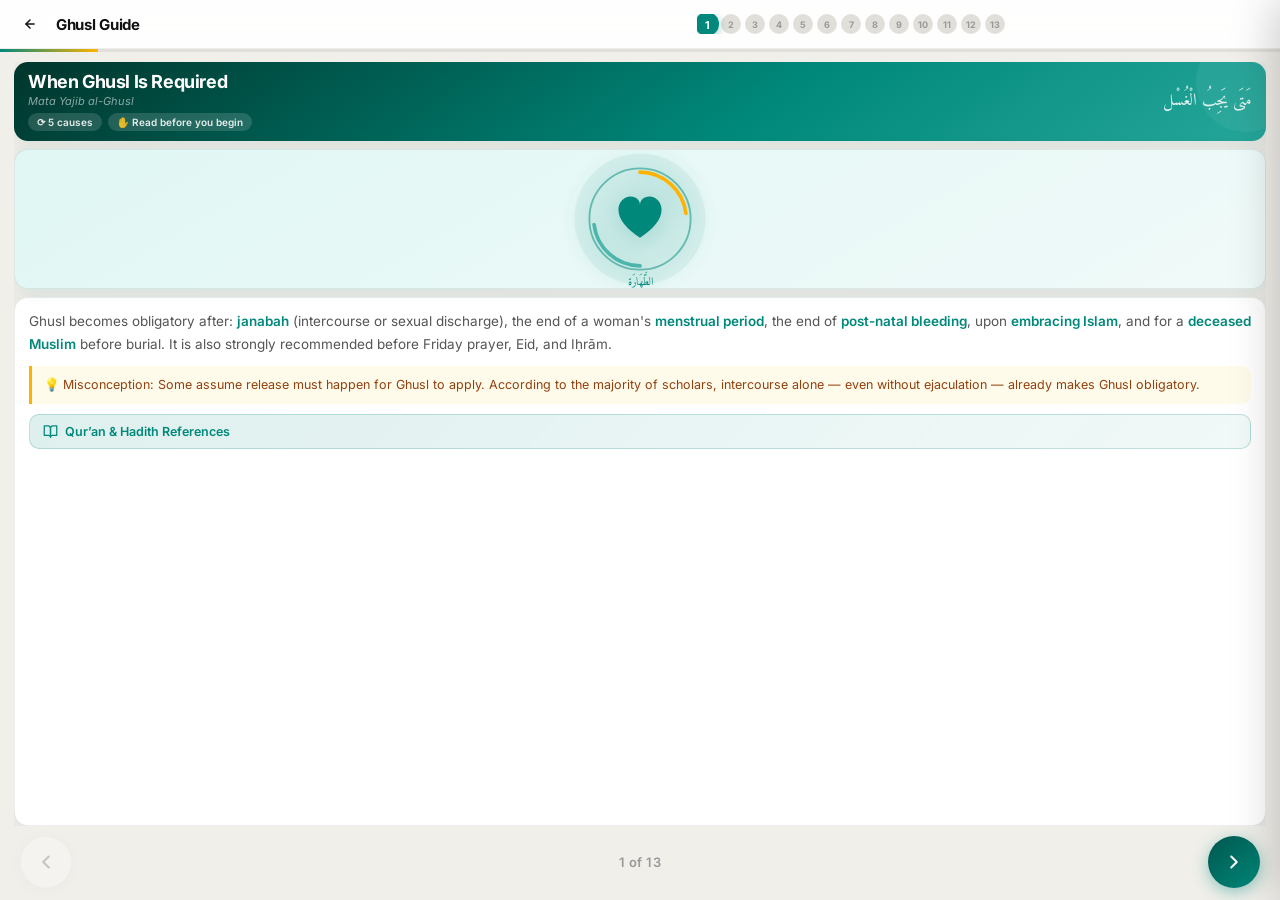
<file: web/guide/gusl.html>
<!DOCTYPE html>
<html lang="en" data-theme="light">
<head>
<script>
(function(){
  var isDark = window.matchMedia('(prefers-color-scheme:dark)').matches;
  try {
    var p = new URLSearchParams(window.location.search).get('theme');
    if (p) { isDark = p === 'dark'; }
    else { var g = localStorage.getItem('globalTheme'); if(g) isDark = g === 'dark'; }
  } catch(e){}
  document.documentElement.setAttribute('data-theme', isDark ? 'dark' : 'light');
})();
</script>
<meta charset="UTF-8"/>
<meta name="viewport" content="width=device-width, initial-scale=1.0, viewport-fit=cover, user-scalable=no"/>
<meta name="mobile-web-app-capable" content="yes"/>
<meta name="apple-mobile-web-app-capable" content="yes"/>
<meta name="apple-mobile-web-app-status-bar-style" content="black-translucent"/>
<title>Ghusl Guide</title>
<link href="https://fonts.googleapis.com/css2?family=Amiri:wght@400;700&family=Inter:wght@300;400;500;600;700&display=swap" rel="stylesheet"/>
<link rel="stylesheet" href="https://cdnjs.cloudflare.com/ajax/libs/font-awesome/6.4.0/css/all.min.css"/>
<style>
*,*::before,*::after{box-sizing:border-box;margin:0;padding:0;-webkit-tap-highlight-color:transparent;}
html,body{height:100%;overflow:hidden;background:var(--bg);}
body{
  font-family:'Inter',sans-serif;
  -webkit-font-smoothing:antialiased;
  overscroll-behavior:none;
  user-select:none;-webkit-user-select:none;
}
/* Allow text selection inside the reference drawer */
.drawer,.drawer-scroll,.ref-card,.ref-arabic,.ref-translation,.ref-note{
  user-select:text;-webkit-user-select:text;
}
button{font-family:'Inter',sans-serif;cursor:pointer;border:none;outline:none;background:none;}

.sr-only {
  position: absolute; width: 1px; height: 1px; padding: 0; margin: -1px;
  overflow: hidden; clip: rect(0, 0, 0, 0); border: 0;
}

/* ── TOKENS (matches Wudu Guide for a consistent app suite) ── */
:root{
  --teal:#00897b;--teal-d:#00564e;--teal-l:#4db6ac;
  --gold:#ffb300;
  --r:16px;--rp:100px;
  --tr:0.28s cubic-bezier(0.4,0,0.2,1);
  --sat:env(safe-area-inset-top,0px);
  --sab:env(safe-area-inset-bottom,0px);
}
[data-theme="light"]{
  --bg:#f0efea;--surf:#fff;--surf2:#f5f4ef;
  --bd:rgba(0,0,0,0.07);--bd2:rgba(0,0,0,0.05);
  --t1:#111;--t2:#555;--t3:#999;
  --hero:linear-gradient(145deg,#00352c 0%,#00897b 60%,#26a69a 100%);
  --nb:rgba(255,255,255,0.94);--nbl:blur(20px) saturate(1.8);
  --sh:0 2px 16px rgba(0,86,78,0.10);
  --pill:rgba(0,137,123,0.10);--pillt:#00564e;
  --tip:#fffbeb;--tipb:#ffb300;--tipt:#92400e;
  --dotbg:#e0dfd9;--dotd:#b2ece5;
  --tgbg:#e0dfd9;
  --abg:linear-gradient(150deg,#e0f7f4,#f0faf9);
  --muted-fig:#e3e1da;
}
[data-theme="dark"]{
  --bg:#222;--surf:#2c2c2c;--surf2:#353535;
  --bd:rgba(255,255,255,0.07);--bd2:rgba(255,255,255,0.04);
  --t1:#f0f0f0;--t2:#a0a0a0;--t3:#606060;
  --hero:linear-gradient(145deg,#181818 0%,#263532 60%,#1e2e2c 100%);
  --nb:rgba(30,30,30,0.94);--nbl:blur(20px) saturate(1.4);
  --sh:0 2px 16px rgba(0,0,0,0.40);
  --pill:rgba(77,182,172,0.14);--pillt:#4db6ac;
  --tip:rgba(255,179,0,0.07);--tipb:#ffb300;--tipt:#fcd34d;
  --dotbg:#383838;--dotd:#1a3330;
  --tgbg:#383838;
  --abg:linear-gradient(150deg,#1c2c2b,#1a2220);
  --muted-fig:#4a4a4a;
}

/* ── APP SHELL ── */
#app{
  position:fixed;inset:0;
  display:flex;flex-direction:column;
  background:var(--bg);color:var(--t1);
  transition:background var(--tr),color var(--tr);
}

/* ── TOPBAR ── */
.topbar{
  flex-shrink:0;
  padding:calc(var(--sat) + 8px) 14px 8px;
  background:var(--nb);
  backdrop-filter:var(--nbl);-webkit-backdrop-filter:var(--nbl);
  border-bottom:1px solid var(--bd);
  display:flex;align-items:center;justify-content:space-between;
  gap:8px;
  z-index:200;
  transition:background var(--tr),border-color var(--tr);
}

.tb-left, .tb-right { display:flex; align-items:center; flex:1; }
.tb-left { gap:10px; justify-content:flex-start; }
.tb-right { justify-content:flex-end; }
.tb-center { display:flex; justify-content:center; flex:2; overflow:hidden; }

.tb-back {
  width:clamp(26px, 6vw, 32px); height:clamp(26px, 6vw, 32px); border-radius:50%;
  background:transparent; border:none;
  color:var(--t1);
  display:flex; align-items:center; justify-content:center;
  flex-shrink:0; outline: none;
}
.tb-back svg { width:clamp(12px, 3.5vw, 14px); height:clamp(12px, 3.5vw, 14px); }

.step-dots{
  display:flex;gap:4px;align-items:center;
  overflow-x:auto; scrollbar-width:none; -ms-overflow-style:none;
  max-width:100%;
}
.step-dots::-webkit-scrollbar{display:none;}
.step-dot{
  width:20px;height:20px;border-radius:50%;
  font-size:9px;font-weight:700;
  display:flex;align-items:center;justify-content:center;
  transition:all 0.22s;color:var(--t3);
  background:var(--dotbg);
  flex-shrink:0;
}
.step-dot.done{background:var(--dotd);color:var(--teal);}
.step-dot.active{
  background:var(--teal);color:#fff;
  transform:scale(1.2);
  box-shadow:0 2px 8px rgba(0,137,123,0.40);
}

.topbar-title{
  font-size:15px;font-weight:700;letter-spacing:-0.3px;
  color:var(--t1);white-space:nowrap;
  transition:color var(--tr);
}

@media (max-width: 400px) {
  .topbar-title { display: none; }
  .step-dot { width: 18px; height: 18px; font-size: 8px; }
  .tb-center { flex: 3; }
}

.prog-track{
  flex-shrink:0;height:3px;background:var(--dotbg);
  transition:background var(--tr);
}
.prog-fill{
  height:100%;
  background:linear-gradient(90deg,var(--teal),var(--gold));
  transition:width 0.45s cubic-bezier(0.4,0,0.2,1);
}

/* ── MAIN CONTENT ── */
.main{
  flex:1;display:flex;flex-direction:column;
  overflow:hidden;padding:10px 14px 0;
  gap:8px;
  min-height:0;
}

.hero-strip{
  flex-shrink:0;
  background:var(--hero);
  border-radius:14px;
  padding:10px 14px;
  display:flex;align-items:center;justify-content:space-between;
  gap:10px;
  position:relative;overflow:hidden;
  box-shadow:var(--sh);
}
.hero-strip::before{
  content:'';position:absolute;
  top:-30px;right:-30px;width:100px;height:100px;
  border-radius:50%;background:rgba(255,255,255,0.05);
}
.hero-en{font-size:18px;font-weight:700;color:#fff;letter-spacing:-0.4px;line-height:1.1;}
.hero-sub{font-size:11px;color:rgba(255,255,255,0.55);font-style:italic;margin-top:2px;}
.hero-ar{font-family:'Amiri',serif;font-size:17px;color:rgba(255,255,255,0.85);direction:rtl;line-height:1.3;flex-shrink:0;}
.hero-chips{display:flex;gap:6px;margin-top:5px;flex-wrap:wrap;}
.hero-chip{
  background:rgba(255,255,255,0.14);
  border-radius:var(--rp);padding:3px 9px;
  font-size:10px;font-weight:600;color:rgba(255,255,255,0.88);
  white-space:nowrap;
}

/* ── ANIMATION BOX ── */
.anim-box{
  flex:0 0 140px;
  height:140px;
  min-height:140px;
  max-height:140px;
  background:var(--abg);
  border-radius:14px;
  border:1px solid var(--bd);
  display:flex;align-items:center;justify-content:center;
  position:relative;overflow:hidden;
  box-shadow:var(--sh);
}
.anim-box::before{
  content:'';position:absolute;
  width:160px;height:160px;border-radius:50%;
  background:radial-gradient(circle,rgba(0,137,123,0.10),transparent 70%);
  top:50%;left:50%;transform:translate(-50%,-50%);
}
.anim-box svg{position:relative;z-index:1;filter:drop-shadow(0 3px 10px rgba(0,137,123,0.18));}
.water-bars{
  position:absolute;bottom:10px;left:50%;transform:translateX(-50%);
  display:flex;gap:4px;align-items:flex-end;z-index:2;
}
.wb{width:3px;background:linear-gradient(0deg,var(--teal-l),var(--teal));border-radius:2px;opacity:0.5;animation:wbar 1.3s ease-in-out infinite;}
.wb:nth-child(1){height:6px;animation-delay:0s;}
.wb:nth-child(2){height:11px;animation-delay:0.15s;}
.wb:nth-child(3){height:16px;animation-delay:0.3s;}
.wb:nth-child(4){height:11px;animation-delay:0.45s;}
.wb:nth-child(5){height:6px;animation-delay:0.6s;}
@keyframes wbar{0%,100%{transform:scaleY(0.5)}50%{transform:scaleY(1.3)}}

/* ── INFO PANEL ── */
.info-panel{
  flex:1;display:flex;flex-direction:column;
  background:var(--surf);
  border-radius:14px;border:1px solid var(--bd);
  overflow:hidden;
  box-shadow:var(--sh);
  min-height:0;
}
.info-scroll{
  flex:1;overflow-y:auto;overflow-x:hidden;
  -webkit-overflow-scrolling:touch;
  padding:12px 14px;
  display:flex;flex-direction:column;gap:10px;
  min-height:0;
  overscroll-behavior:contain;
}
.info-scroll::-webkit-scrollbar{width:3px;}
.info-scroll::-webkit-scrollbar-thumb{background:var(--dotbg);border-radius:3px;}

.desc-text{font-size:13.5px;line-height:1.72;color:var(--t2);transition:color var(--tr);}
.desc-text strong { color:var(--teal); font-weight:600; }
.tip-box{
  background:var(--tip);
  border-left:3px solid var(--tipb);
  border-radius:0 9px 9px 0;
  padding:9px 12px;
  font-size:12.5px;line-height:1.62;
  color:var(--tipt);
  transition:background var(--tr),color var(--tr);
  flex-shrink:0;
}
.tip-box strong{font-weight:700;}
.badge-row{display:flex;gap:6px;flex-wrap:wrap;}
.fiqh-badge{
  font-size:10px;font-weight:700;letter-spacing:.05em;text-transform:uppercase;
  padding:3px 9px;border-radius:var(--rp);
  background:var(--pill);color:var(--pillt);
  flex-shrink:0;
}
.fiqh-badge.gold{background:rgba(255,179,0,0.14);color:#a86a00;}
[data-theme="dark"] .fiqh-badge.gold{color:#ffcf5c;}

/* ── REFS BUTTON ── */
.refs-btn{
  display:flex;align-items:center;gap:7px;
  background:linear-gradient(135deg,rgba(0,137,123,0.13),rgba(77,182,172,0.08));
  border:1px solid rgba(0,137,123,0.22);
  border-radius:10px;
  padding:9px 13px;
  color:var(--teal);font-size:12.5px;font-weight:600;
  cursor:pointer;transition:all 0.2s;
  flex-shrink:0;
  backdrop-filter:blur(6px);
}
.refs-btn:hover{background:rgba(0,137,123,0.2);transform:translateY(-1px);}
.refs-btn:active{transform:scale(0.97);}
.refs-btn svg{width:15px;height:15px;flex-shrink:0;}

/* ── SIDEBAR DRAWER ── */
.drawer-overlay{
  position:fixed;inset:0;z-index:600;
  background:rgba(0,0,0,0.42);
  backdrop-filter:blur(3px);
  opacity:0;pointer-events:none;
  transition:opacity 0.32s cubic-bezier(0.4,0,0.2,1);
}
.drawer-overlay.open{opacity:1;pointer-events:auto;}
.drawer{
  position:fixed;top:0;right:0;bottom:0;
  width:min(88vw,360px);z-index:601;
  background:var(--surf);
  border-left:1px solid var(--bd);
  display:flex;flex-direction:column;
  transform:translateX(100%);
  transition:transform 0.35s cubic-bezier(0.4,0,0.2,1);
  box-shadow:-8px 0 40px rgba(0,0,0,0.18);
}
.drawer.open{transform:translateX(0);}
.drawer-header{
  display:flex;align-items:center;justify-content:space-between;
  padding:calc(var(--sat) + 14px) 16px 12px;
  border-bottom:1px solid var(--bd);
  flex-shrink:0;
  background:var(--nb);
  backdrop-filter:var(--nbl);-webkit-backdrop-filter:var(--nbl);
}
.drawer-title{font-size:15px;font-weight:700;color:var(--t1);display:flex;align-items:center;gap:8px;}
.drawer-title-icon{
  width:28px;height:28px;border-radius:8px;
  background:linear-gradient(135deg,var(--teal-d),var(--teal));
  display:flex;align-items:center;justify-content:center;font-size:14px;
}
.drawer-close{
  width:32px;height:32px;border-radius:50%;
  background:var(--surf2);border:1px solid var(--bd);
  display:flex;align-items:center;justify-content:center;
  color:var(--t2);cursor:pointer;font-size:16px;transition:all 0.18s;
}
.drawer-close:hover{background:rgba(0,137,123,0.12);color:var(--teal);}
.drawer-scroll{
  flex:1;overflow-y:auto;overflow-x:hidden;
  -webkit-overflow-scrolling:touch;
  padding:14px;display:flex;flex-direction:column;gap:12px;
  min-height:0;
  overscroll-behavior:contain;
}
.drawer-scroll::-webkit-scrollbar{width:3px;}
.drawer-scroll::-webkit-scrollbar-thumb{background:var(--dotbg);border-radius:3px;}
.ref-card{
  border-radius:14px;border:1px solid var(--bd);overflow:hidden;
  backdrop-filter:blur(12px);
  box-shadow:0 4px 20px rgba(0,0,0,0.06),0 1px 4px rgba(0,0,0,0.04);
  transition:transform 0.2s,box-shadow 0.2s;
  animation:fadeUp 0.4s cubic-bezier(0.4,0,0.2,1) both;
}
.ref-card:hover{transform:translateY(-2px);box-shadow:0 8px 28px rgba(0,137,123,0.14);}
.ref-card.quran{
  background:linear-gradient(145deg,rgba(0,137,123,0.08),rgba(77,182,172,0.04));
  border-color:rgba(0,137,123,0.2);
}
.ref-card.hadith{
  background:linear-gradient(145deg,rgba(255,179,0,0.07),rgba(255,195,50,0.03));
  border-color:rgba(255,179,0,0.2);
}
.ref-card-header{display:flex;align-items:center;gap:8px;padding:10px 12px 6px;}
.ref-type-badge{
  font-size:9.5px;font-weight:800;letter-spacing:.08em;text-transform:uppercase;
  padding:3px 8px;border-radius:30px;
}
.ref-type-badge.quran{background:rgba(0,137,123,0.14);color:var(--teal);}
.ref-type-badge.hadith{background:rgba(255,179,0,0.16);color:#a86a00;}
[data-theme="dark"] .ref-type-badge.hadith{color:#ffcf5c;}
.ref-source{font-size:11px;font-weight:600;color:var(--t3);margin-left:auto;}
.ref-arabic{
  font-family:'Amiri',serif;font-size:18px;line-height:1.8;
  color:var(--t1);direction:rtl;text-align:right;
  padding:6px 14px 10px;border-bottom:1px solid var(--bd2);
}
.ref-translation{font-size:12px;line-height:1.68;color:var(--t2);padding:9px 12px;font-style:italic;}
.ref-note{font-size:11px;color:var(--t3);padding:0 12px 10px;line-height:1.55;}
.refs-empty{text-align:center;padding:30px 20px;color:var(--t3);font-size:13px;}

/* ── BOTTOM NAV ── */
.bottom-nav{
  flex-shrink:0;
  display:flex;align-items:center;justify-content:space-between;
  padding:10px 20px calc(var(--sab) + 12px);
}
.arrow-btn{
  width:52px;height:52px;border-radius:50%;
  display:flex;align-items:center;justify-content:center;
  transition:all 0.2s;
  flex-shrink:0;
}
.arrow-btn svg{width:22px;height:22px;}
.btn-back{
  background:var(--surf);
  border:1.5px solid var(--bd);
  box-shadow:var(--sh);
  color:var(--t2);
}
.btn-back:active{transform:scale(0.92);}
.btn-back:disabled{opacity:0.28;pointer-events:none;}
.btn-fwd{
  background:linear-gradient(135deg,var(--teal-d),var(--teal));
  color:#fff;
  box-shadow:0 4px 16px rgba(0,137,123,0.42);
}
.btn-fwd:active{transform:scale(0.92);}
.btn-fwd.final{background:linear-gradient(135deg,#b34500,var(--gold));box-shadow:0 4px 16px rgba(255,179,0,0.42);}

.step-counter{
  font-size:13px;font-weight:600;color:var(--t3);
  letter-spacing:0.04em;
  transition:color var(--tr);
}

/* ── COMPLETE SCREEN ── */
.complete-scr{
  display:none;flex-direction:column;align-items:center;
  justify-content:center;text-align:center;
  gap:16px;padding:20px;
  flex:1;
}
.complete-scr.show{display:flex;}
.c-icon{
  width:84px;height:84px;border-radius:50%;
  background:linear-gradient(135deg,var(--teal-d),var(--teal));
  display:flex;align-items:center;justify-content:center;
  font-size:36px;
  box-shadow:0 6px 24px rgba(0,137,123,0.40);
  animation:bounceIn 0.6s cubic-bezier(0.34,1.56,0.64,1) both;
}
.c-h{font-family:'Amiri',serif;font-size:1.7rem;font-weight:700;color:var(--teal); animation:fadeUp 0.4s ease 0.1s both;}
.c-dua {
  background: var(--pill); padding: 16px; border-radius: 12px;
  border: 1px solid var(--bd); animation:fadeUp 0.5s ease 0.2s both;
}
.c-ar{font-family:'Amiri',serif;font-size:1.4rem;color:var(--t1);direction:rtl; margin-bottom: 8px;}
.c-en{font-size:13px;line-height:1.6;color:var(--t2);font-style: italic;}
.c-note{font-size:11px;line-height:1.5;color:var(--t3);margin-top:8px;}
.c-p{font-size:14px;line-height:1.7;color:var(--t2);max-width:300px; animation:fadeUp 0.6s ease 0.3s both;}
.btn-restart{
  padding:13px 32px;border-radius:var(--r);
  background:linear-gradient(135deg,var(--teal-d),var(--teal));
  color:#fff;font-size:15px;font-weight:600;
  box-shadow:0 4px 14px rgba(0,137,123,0.38);
  animation:fadeUp 0.7s ease 0.4s both;
}

/* ── ANIMATIONS ── */
@keyframes fadeUp{from{opacity:0;transform:translateY(12px)}to{opacity:1;transform:none}}
@keyframes stepFade{from{opacity:0;transform:scale(0.98)}to{opacity:1;transform:scale(1)}}
@keyframes bounceIn{0%{transform:scale(0)}60%{transform:scale(1.2)}100%{transform:scale(1)}}
.page-anim{animation:stepFade 0.35s cubic-bezier(0.4,0,0.2,1) both;}

@keyframes pourWater{0%,100%{transform:translateY(0)}50%{transform:translateY(7px)}}
@keyframes handWash{0%,100%{transform:rotate(-10deg)}50%{transform:rotate(10deg)}}
@keyframes ripple{0%{transform:scale(0.5);opacity:0.8}100%{transform:scale(2);opacity:0}}
@keyframes dropFall{0%{transform:translateY(-6px);opacity:1}100%{transform:translateY(28px);opacity:0}}
@keyframes wipeAnim{0%,100%{transform:translateX(-13px)}50%{transform:translateX(13px)}}
@keyframes pulse{0%,100%{transform:scale(1);opacity:0.6}50%{transform:scale(1.07);opacity:1}}
@keyframes feetBob{0%,100%{transform:translateY(0)}50%{transform:translateY(-5px)}}
@keyframes earGlow{0%,100%{opacity:0.45}50%{opacity:1}}
@keyframes heartbeat{0%,100%{transform:scale(1)}14%{transform:scale(1.18)}28%{transform:scale(1)}42%{transform:scale(1.1)}70%{transform:scale(1)}}
@keyframes mouthRinse{0%,100%{transform:scaleX(1)}50%{transform:scaleX(1.18)}}
@keyframes nosePulse{0%,100%{transform:scale(1)}50%{transform:scale(1.07)}}
@keyframes faceWash{0%,100%{transform:translateY(0)}50%{transform:translateY(4px)}}
@keyframes clothWave{0%,100%{transform:rotate(-1.5deg)}50%{transform:rotate(1.5deg)}}
@keyframes shieldPulse{0%,100%{transform:scale(1);opacity:0.55}50%{transform:scale(1.12);opacity:1}}
@keyframes sideFlow{0%,100%{opacity:0.85}50%{opacity:1}}
@keyframes crescentGlow{0%,100%{opacity:0.5}50%{opacity:1}}
</style>
</head>
<body>
<div id="app">

  <div id="a11y-announcer" aria-live="polite" class="sr-only"></div>

  <header class="topbar">
    <div class="tb-left">
      <button class="tb-back" onclick="if(window.parent!==window){window.parent.postMessage('close-iframe','*')}else{window.location.href='./index.html'}" aria-label="Go back">
        <svg aria-hidden="true" viewBox="0 0 24 24" fill="none" stroke="currentColor" stroke-width="2.5" stroke-linecap="round" stroke-linejoin="round">
          <line x1="19" y1="12" x2="5" y2="12"></line>
          <polyline points="12 19 5 12 12 5"></polyline>
        </svg>
      </button>
      <div class="topbar-title">Ghusl Guide</div>
    </div>

    <div class="tb-center">
      <div class="step-dots" id="stepDots"></div>
    </div>

</header>

  <div class="prog-track">
    <div class="prog-fill" id="progFill"></div>
  </div>

  <main class="main" id="mainArea">

    <div id="pageContent" style="display:flex;flex-direction:column;gap:8px;flex:1;overflow:hidden;"></div>

    <div class="complete-scr" id="completeScr">
      <div class="c-icon" aria-hidden="true">🤲</div>
      <div class="c-h">Ghusl Complete!</div>
      <div class="c-dua">
        <div class="c-ar">أَشْهَدُ أَنْ لَا إِلَٰهَ إِلَّا ٱللَّٰهُ وَحْدَهُ لَا شَرِيكَ لَهُ، وَأَشْهَدُ أَنَّ مُحَمَّدًا عَبْدُهُ وَرَسُولُهُ</div>
        <div class="c-en">"I bear witness that there is no deity but Allah alone, without partner, and I bear witness that Muhammad is His servant and messenger."</div>
        <div class="c-note">This is the same Sunnah dua recited after Wudu — since your Ghusl included a complete Wudu, it applies here too.</div>
      </div>
      <p class="c-p">Major impurity has been lifted. You are now in a complete state of purity <strong>(طَهَارَة)</strong> and may pray, fast, and recite the Qur'an.</p>
      <button class="btn-restart" onclick="restart()">↺ Start Again</button>
    </div>
  </main>

  <footer class="bottom-nav">
    <button class="arrow-btn btn-back" id="btnBack" onclick="go(-1)" aria-label="Previous step">
      <svg aria-hidden="true" viewBox="0 0 24 24" fill="none" stroke="currentColor" stroke-width="2.2" stroke-linecap="round" stroke-linejoin="round">
        <polyline points="15 18 9 12 15 6"/>
      </svg>
    </button>

    <div class="step-counter" id="stepCounter">1 of 13</div>

    <button class="arrow-btn btn-fwd" id="btnFwd" onclick="go(1)" aria-label="Next step">
      <svg aria-hidden="true" viewBox="0 0 24 24" fill="none" stroke="currentColor" stroke-width="2.2" stroke-linecap="round" stroke-linejoin="round">
        <polyline points="9 18 15 12 9 6"/>
      </svg>
    </button>
  </footer>

</div>
<script>
/* ── DATA ── */
const steps = [
  {
    title:"When Ghusl Is Required",arabic:"مَتَى يَجِبُ الْغُسْل",trans:"Mata Yajib al-Ghusl",
    times:"5 causes",hand:"Read before you begin",
    desc:"Ghusl becomes obligatory after: <strong>janabah</strong> (intercourse or sexual discharge), the end of a woman's <strong>menstrual period</strong>, the end of <strong>post-natal bleeding</strong>, upon <strong>embracing Islam</strong>, and for a <strong>deceased Muslim</strong> before burial. It is also strongly recommended before Friday prayer, Eid, and Iḥrām.",
    tip:"Misconception: Some assume release must happen for Ghusl to apply. According to the majority of scholars, intercourse alone — even without ejaculation — already makes Ghusl obligatory.",
    svgFn:svgOccasions
  },
  {
    title:"Niyyah & Bismillah",arabic:"نِيَّةُ الْغُسْل",trans:"Niyyat al-Ghusl",
    times:"Once (silent)",hand:"Heart & Tongue",
    desc:"Make a sincere intention in your heart to remove the state of <strong>major impurity</strong> — janabah, ḥayḍ, or nifās — solely for the sake of Allah ﷻ. Then say <strong>Bismillah</strong> before you begin.",
    tip:"Misconception: Nothing needs to be spoken aloud for niyyah to count — it is a decision of the heart, not a phrase.",
    svgFn:svgNiyyah
  },
  {
    title:"Wash Both Hands",arabic:"غَسْلُ الْيَدَيْن",trans:"Ghasl al-Yadayn",
    times:"3× each",hand:"Before touching body",
    desc:"Wash both hands up to and including the wrists, three times, before they touch any other part of the body.",
    tip:"This comes first so your hands are clean before you use them to wash the rest of the body, including the private areas.",
    svgFn:svgHands
  },
  {
    title:"Wash Away Impurity",arabic:"غَسْلُ مَوْضِعِ الْأَذَى",trans:"Ghasl Mawdi' al-Adha",
    times:"Thoroughly",hand:"Left hand",
    desc:"Using the left hand, thoroughly wash away any physical impurity — semen, blood, or discharge — from the private areas before continuing to the rest of the body.",
    tip:"This step removes physical impurity (najāsah), which is separate from — but necessary alongside — lifting the ritual state of janabah.",
    svgFn:svgPrivateWash
  },
  {
    title:"Rinse Mouth",arabic:"الْمَضْمَضَة",trans:"Al-Madmadah",
    times:"3× rinse",hand:"Right hand",
    desc:"As part of the complete wudu within your ghusl: take water with the right hand, swirl it around the teeth, gums and inner cheeks, then spit it out. Repeat three times.",
    tip:"Some schools count this as fard (essential) for ghusl, others as sunnah — either way, it's included in the Prophet's ﷺ described method.",
    svgFn:svgMouth
  },
  {
    title:"Rinse Nostrils",arabic:"الاِسْتِنْشَاق",trans:"Al-Istinshaq",
    times:"3× each",hand:"Right inhales · Left blows",
    desc:"Sniff water into both nostrils with the right hand, then use the left hand to blow it out firmly. Repeat three times to clean the inside of the nose completely.",
    tip:"If fasting, avoid sniffing water deeply so it doesn't accidentally reach the back of the throat.",
    svgFn:svgNose
  },
  {
    title:"Wash Face",arabic:"غَسْلُ الْوَجْه",trans:"Ghasl al-Wajh",
    times:"3×",hand:"Both hands",
    desc:"Wash the entire face three times — hairline to chin, and ear to ear. Water must reach every part of the face.",
    tip:"Misconception: Waterproof makeup or heavy product on the skin can block water — it should be removed first.",
    svgFn:svgFace
  },
  {
    title:"Wash Arms",arabic:"غَسْلُ الذِّرَاعَيْن",trans:"Ghasl adh-Dhira'ayn",
    times:"3× each",hand:"Right first",
    desc:"Wash the right arm from the fingertips to just above the elbow three times, then the left arm the same way, including the full elbow joint.",
    tip:"Misconception: Waterproof nail polish blocks water from the nail bed — remove it before you begin.",
    svgFn:svgArms
  },
  {
    title:"Wipe Head & Ears",arabic:"مَسْحُ الرَّأْسِ وَالأُذُنَيْن",trans:"Mash ar-Ra's wal-Udhunain",
    times:"Once",hand:"Both hands",
    desc:"With wet hands, wipe over the head once from the front hairline to the nape of the neck, then wipe the ears using the same moisture — index fingers inside, thumbs behind.",
    tip:"You can delay washing the feet to the very end of your ghusl if you're standing where water pools.",
    svgFn:svgHead
  },
  {
    title:"Pour Water Over the Head",arabic:"صَبُّ الْمَاءِ عَلَى الرَّأْس",trans:"Sabb al-Ma' 'ala ar-Ra's",
    times:"3× pour",hand:"Fingers through hair",
    desc:"This is where ghusl goes beyond wudu: pour water over your head three times, working your fingers through the hair each time so it reaches the scalp and roots — not just the surface.",
    tip:"Misconception: Braided or tied hair does not need to be undone — it's enough that water reaches the roots, a concession the Prophet ﷺ gave to Umm Salamah.",
    svgFn:svgHeadPour
  },
  {
    title:"Wash the Right Side",arabic:"غَسْلُ الشِّقِّ الأَيْمَن",trans:"Ghasl ash-Shiqq al-Ayman",
    times:"Fully",hand:"Right side first",
    desc:"Pour water over the right shoulder and let it flow down the entire right side of the body — shoulder, side, and leg.",
    tip:"Washing right-before-left is Sunnah order. The obligation itself is simply that water reaches every part.",
    svgFn:svgRightSide
  },
  {
    title:"Wash the Left Side",arabic:"غَسْلُ الشِّقِّ الأَيْسَر",trans:"Ghasl ash-Shiqq al-Aysar",
    times:"Fully",hand:"Left side",
    desc:"Now pour water over the left shoulder and let it flow down the entire left side, mirroring the right — don't rush past the armpit or the back.",
    tip:"Rub gently as the water flows — it helps ensure water is actually reaching the skin, not just running over it.",
    svgFn:svgLeftSide
  },
  {
    title:"No Dry Spot Remains",arabic:"لَا يَبْقَى مَوْضِعٌ جَافّ",trans:"La Yabqa Mawdi' Jaff",
    times:"Full-body check",hand:"Every part",
    desc:"Check that water reached everywhere — navel, behind the ears, between the toes, and the back. Wash the feet last if you delayed them earlier.",
    tip:"Misconception: A ghusl is only invalidated by a real, deliberate dry patch — a few missed drops that don't add up to a dry spot aren't something to be anxious over.",
    svgFn:svgFeet
  }
];

/* ── SVG ILLUSTRATIONS ── */
function svgOccasions(){return`
<svg aria-hidden="true" width="150" height="150" viewBox="0 0 160 160" xmlns="http://www.w3.org/2000/svg">
  <circle cx="80" cy="80" r="70" fill="rgba(0,137,123,0.07)"/>
  <circle cx="80" cy="80" r="54" fill="none" stroke="#00897b" stroke-width="2" opacity="0.5"/>
  <path d="M80 30 A50 50 0 0 1 129 74" stroke="#ffb300" stroke-width="4" fill="none" stroke-linecap="round" style="animation:crescentGlow 2.4s ease-in-out infinite"/>
  <path d="M80 130 A50 50 0 0 1 31 86" stroke="#4db6ac" stroke-width="4" fill="none" stroke-linecap="round" style="animation:crescentGlow 2.4s ease-in-out 1.2s infinite"/>
  <g style="transform-origin:80px 80px;animation:heartbeat 2.8s ease-in-out infinite">
    <path d="M80 100c-15-10-23-20-23-30 0-8 6-14 13-14 6 0 10 4 10 9 0-5 4-9 10-9 7 0 13 6 13 14 0 10-8 20-23 30z" fill="#00897b"/>
  </g>
  <circle cx="80" cy="80" r="66" fill="none" stroke="#4db6ac" stroke-width="1.3" opacity="0" style="animation:ripple 2.6s ease-out infinite;transform-origin:80px 80px"/>
  <text x="80" y="150" text-anchor="middle" font-family="Amiri,serif" font-size="12" fill="#00897b">الطَّهَارَة</text>
</svg>`;}

function svgNiyyah(){return`
<svg aria-hidden="true" width="150" height="150" viewBox="0 0 160 160" xmlns="http://www.w3.org/2000/svg">
  <ellipse cx="80" cy="80" rx="72" ry="72" fill="rgba(0,137,123,0.07)"/>
  <g style="transform-origin:80px 76px;animation:heartbeat 2.6s ease-in-out infinite">
    <path d="M80 118C44 95 30 68 30 54c0-16 12-27 25-27 10 0 21 7 25 18 4-11 15-18 25-18 13 0 25 11 25 27 0 14-14 41-50 64z" fill="#00897b" opacity="0.9"/>
    <path d="M62 72l10 12 26-24" fill="none" stroke="#fff" stroke-width="4" stroke-linecap="round" stroke-linejoin="round" opacity="0.85"/>
  </g>
  <circle cx="80" cy="80" r="68" fill="none" stroke="#4db6ac" stroke-width="1.5" opacity="0" style="animation:ripple 2.3s ease-out infinite;transform-origin:80px 80px"/>
  <circle cx="80" cy="80" r="68" fill="none" stroke="#4db6ac" stroke-width="1"   opacity="0" style="animation:ripple 2.3s ease-out 0.9s infinite;transform-origin:80px 80px"/>
  <text x="80" y="146" text-anchor="middle" font-family="Amiri,serif" font-size="11" fill="#00897b">بِسْمِ ٱللَّٰهِ</text>
</svg>`;}

function svgHands(){return`
<svg aria-hidden="true" width="150" height="150" viewBox="0 0 160 155" xmlns="http://www.w3.org/2000/svg">
  <ellipse cx="80" cy="148" rx="60" ry="8" fill="#4db6ac" opacity="0.2" style="animation:pulse 1.5s ease-in-out infinite"/>
  <g style="transform-origin:56px 105px;animation:handWash 1.3s ease-in-out infinite">
    <rect x="36" y="96" width="40" height="50" rx="12" fill="#f5c4b3" stroke="#d48060" stroke-width="1"/>
    <rect x="41" y="78" width="9" height="28" rx="4.5" fill="#f5c4b3" stroke="#d48060" stroke-width="1"/>
    <rect x="52" y="73" width="9" height="32" rx="4.5" fill="#f5c4b3" stroke="#d48060" stroke-width="1"/>
    <rect x="63" y="76" width="9" height="29" rx="4.5" fill="#f5c4b3" stroke="#d48060" stroke-width="1"/>
    <rect x="30" y="86" width="9" height="24" rx="4.5" fill="#f5c4b3" stroke="#d48060" stroke-width="1"/>
    <g style="animation:dropFall 1s ease-in infinite"><ellipse cx="48" cy="140" rx="3" ry="5" fill="#00897b" opacity="0.75"/></g>
    <g style="animation:dropFall 1s ease-in 0.38s infinite"><ellipse cx="62" cy="143" rx="2.5" ry="4" fill="#00897b" opacity="0.6"/></g>
  </g>
  <g style="transform-origin:104px 105px;animation:handWash 1.3s ease-in-out 0.65s infinite">
    <rect x="84" y="96" width="40" height="50" rx="12" fill="#f0997b" stroke="#c0673a" stroke-width="1"/>
    <rect x="88" y="78" width="9" height="28" rx="4.5" fill="#f0997b" stroke="#c0673a" stroke-width="1"/>
    <rect x="99" y="73" width="9" height="32" rx="4.5" fill="#f0997b" stroke="#c0673a" stroke-width="1"/>
    <rect x="110" y="76" width="9" height="29" rx="4.5" fill="#f0997b" stroke="#c0673a" stroke-width="1"/>
    <rect x="121" y="86" width="9" height="24" rx="4.5" fill="#f0997b" stroke="#c0673a" stroke-width="1"/>
    <g style="animation:dropFall 1s ease-in 0.2s infinite"><ellipse cx="96" cy="140" rx="3" ry="5" fill="#00897b" opacity="0.75"/></g>
    <g style="animation:dropFall 1s ease-in 0.55s infinite"><ellipse cx="110" cy="143" rx="2.5" ry="4" fill="#00897b" opacity="0.6"/></g>
  </g>
</svg>`;}

function svgPrivateWash(){return`
<svg aria-hidden="true" width="150" height="150" viewBox="0 0 160 160" xmlns="http://www.w3.org/2000/svg">
  <ellipse cx="80" cy="142" rx="60" ry="8" fill="#4db6ac" opacity="0.18" style="animation:pulse 1.5s ease-in-out infinite"/>
  <g style="animation:clothWave 2.2s ease-in-out infinite; transform-origin:80px 100px">
    <path d="M30 72 Q80 52 130 72 L124 128 Q80 146 36 128 Z" fill="#eaf6f3" stroke="#4db6ac" stroke-width="2"/>
    <path d="M30 72 Q80 92 130 72" fill="none" stroke="#4db6ac" stroke-width="1.4" opacity="0.55"/>
    <path d="M40 96 Q80 112 120 96" fill="none" stroke="#4db6ac" stroke-width="1.4" opacity="0.4"/>
    <path d="M46 116 Q80 128 114 116" fill="none" stroke="#4db6ac" stroke-width="1.4" opacity="0.3"/>
  </g>
  <g style="animation:dropFall 1.2s ease-in infinite"><ellipse cx="63" cy="42" rx="3.5" ry="5.5" fill="#00897b" opacity="0.82"/></g>
  <g style="animation:dropFall 1.2s ease-in 0.4s infinite"><ellipse cx="95" cy="38" rx="3" ry="4.6" fill="#00897b" opacity="0.65"/></g>
  <g style="animation:dropFall 1.2s ease-in 0.75s infinite"><ellipse cx="80" cy="34" rx="2.6" ry="4" fill="#00897b" opacity="0.55"/></g>
  <circle cx="80" cy="100" r="17" fill="none" stroke="#ffb300" stroke-width="2" opacity="0.9" style="animation:shieldPulse 2s ease-in-out infinite;transform-origin:80px 100px"/>
  <path d="M72 100l6 6 12-12" fill="none" stroke="#ffb300" stroke-width="2.6" stroke-linecap="round" stroke-linejoin="round"/>
</svg>`;}

function svgMouth(){return`
<svg aria-hidden="true" width="150" height="150" viewBox="0 0 160 158" xmlns="http://www.w3.org/2000/svg">
  <ellipse cx="80" cy="80" rx="46" ry="56" fill="#fde8c8" stroke="#d4a055" stroke-width="1.2"/>
  <path d="M38 60Q40 22 80 20Q120 22 122 60L122 44Q120 8 80 6Q40 8 38 44Z" fill="#6b3e1e" opacity="0.82"/>
  <ellipse cx="65" cy="64" rx="7" ry="7.5" fill="white" stroke="#444" stroke-width="1"/>
  <circle cx="66" cy="65" r="3.8" fill="#222"/>
  <ellipse cx="95" cy="64" rx="7" ry="7.5" fill="white" stroke="#444" stroke-width="1"/>
  <circle cx="96" cy="65" r="3.8" fill="#222"/>
  <ellipse cx="80" cy="86" rx="7" ry="5" fill="#e8a07a"/>
  <g style="transform-origin:80px 100px;animation:mouthRinse 1s ease-in-out infinite">
    <path d="M66 100Q80 114 94 100" fill="#c97050" stroke="#a04a28" stroke-width="1.5" stroke-linecap="round"/>
    <path d="M66 100Q80 92 94 100" fill="#e8a07a"/>
  </g>
  <g style="animation:dropFall 1.2s ease-in infinite">
    <path d="M78 120Q80 110 82 120Q82 129 80 130Q78 129 78 120Z" fill="#00897b" opacity="0.82"/>
  </g>
  <g style="animation:dropFall 1.2s ease-in 0.42s infinite"><ellipse cx="70" cy="124" rx="2.5" ry="4" fill="#00897b" opacity="0.6"/></g>
  <g style="animation:pourWater 1.5s ease-in-out infinite">
    <rect x="106" y="52" width="28" height="12" rx="6" fill="#f0997b" stroke="#c0673a" stroke-width="1"/>
    <rect x="112" y="42" width="8" height="16" rx="4" fill="#f0997b" stroke="#c0673a" stroke-width="1"/>
    <rect x="122" y="40" width="8" height="18" rx="4" fill="#f0997b" stroke="#c0673a" stroke-width="1"/>
  </g>
</svg>`;}

function svgNose(){return`
<svg aria-hidden="true" width="150" height="150" viewBox="0 0 160 155" xmlns="http://www.w3.org/2000/svg">
  <ellipse cx="80" cy="78" rx="46" ry="55" fill="#d4edda" stroke="#639922" stroke-width="1.2"/>
  <path d="M38 58Q40 20 80 18Q120 20 122 58L122 42Q120 6 80 4Q40 6 38 42Z" fill="#2a5a1a" opacity="0.7"/>
  <ellipse cx="65" cy="62" rx="6.5" ry="7" fill="white" stroke="#444" stroke-width="1"/>
  <circle cx="66" cy="63" r="3.5" fill="#222"/>
  <ellipse cx="95" cy="62" rx="6.5" ry="7" fill="white" stroke="#444" stroke-width="1"/>
  <circle cx="96" cy="63" r="3.5" fill="#222"/>
  <g style="transform-origin:80px 92px;animation:nosePulse 1.4s ease-in-out infinite">
    <ellipse cx="80" cy="92" rx="14" ry="12" fill="#aad88a" stroke="#639922" stroke-width="1.2"/>
    <ellipse cx="73" cy="95" rx="5" ry="6" fill="#27500a" opacity="0.75"/>
    <ellipse cx="87" cy="95" rx="5" ry="6" fill="#27500a" opacity="0.75"/>
  </g>
  <g style="animation:dropFall 1.4s ease-in infinite"><ellipse cx="74" cy="114" rx="3" ry="4.5" fill="#00897b" opacity="0.82"/></g>
  <g style="animation:dropFall 1.4s ease-in 0.48s infinite"><ellipse cx="86" cy="118" rx="2.5" ry="4" fill="#00897b" opacity="0.65"/></g>
</svg>`;}

function svgFace(){return`
<svg aria-hidden="true" width="150" height="150" viewBox="0 0 160 158" xmlns="http://www.w3.org/2000/svg">
  <g style="animation:pourWater 1.4s ease-in-out infinite">
    <rect x="18" y="14" width="3.5" height="74" rx="2" fill="#00897b" opacity="0.5"/>
    <rect x="30" y="8"  width="3.5" height="80" rx="2" fill="#00897b" opacity="0.65"/>
    <rect x="54" y="4"  width="3"   height="60" rx="2" fill="#00897b" opacity="0.6"/>
    <rect x="66" y="2"  width="3"   height="66" rx="2" fill="#00897b" opacity="0.72"/>
    <rect x="78" y="0"  width="3"   height="70" rx="2" fill="#00897b" opacity="0.8"/>
    <rect x="90" y="2"  width="3"   height="66" rx="2" fill="#00897b" opacity="0.72"/>
    <rect x="102" y="4" width="3"   height="60" rx="2" fill="#00897b" opacity="0.6"/>
    <rect x="126" y="8" width="3.5" height="80" rx="2" fill="#00897b" opacity="0.65"/>
    <rect x="138" y="14" width="3.5" height="74" rx="2" fill="#00897b" opacity="0.5"/>
  </g>
  <g style="transform-origin:80px 92px;animation:faceWash 1.6s ease-in-out infinite">
    <ellipse cx="80" cy="92" rx="48" ry="58" fill="#fde8c8" stroke="#d4a055" stroke-width="1.3"/>
    <path d="M36 68Q38 30 80 28Q122 30 124 68L124 50Q122 14 80 12Q38 14 36 50Z" fill="#6b3e1e" opacity="0.82"/>
    <ellipse cx="64" cy="78" rx="7" ry="8" fill="white" stroke="#444" stroke-width="1"/>
    <circle cx="65" cy="79" r="4" fill="#222"/>
    <ellipse cx="96" cy="78" rx="7" ry="8" fill="white" stroke="#444" stroke-width="1"/>
    <circle cx="97" cy="79" r="4" fill="#222"/>
    <path d="M58 68Q65 62 72 67" stroke="#4a2a0a" stroke-width="1.6" fill="none" stroke-linecap="round"/>
    <path d="M88 67Q95 62 102 68" stroke="#4a2a0a" stroke-width="1.6" fill="none" stroke-linecap="round"/>
    <ellipse cx="80" cy="95" rx="7" ry="5" fill="#e8a07a"/>
    <path d="M68 116Q80 126 92 116" fill="none" stroke="#a04a28" stroke-width="2" stroke-linecap="round"/>
  </g>
</svg>`;}

function svgArms(){return`
<svg aria-hidden="true" width="150" height="150" viewBox="0 0 160 158" xmlns="http://www.w3.org/2000/svg">
  <g style="animation:pourWater 1.3s ease-in-out infinite">
    <rect x="14" y="42" width="58" height="100" rx="16" fill="#f5c4b3" stroke="#d48060" stroke-width="1.2"/>
    <ellipse cx="14" cy="112" rx="12" ry="16" fill="#f5c4b3" stroke="#d48060" stroke-width="1"/>
    <rect x="20" y="24" width="10" height="30" rx="5" fill="#f5c4b3" stroke="#d48060" stroke-width="1"/>
    <rect x="32" y="18" width="10" height="34" rx="5" fill="#f5c4b3" stroke="#d48060" stroke-width="1"/>
    <rect x="44" y="21" width="10" height="31" rx="5" fill="#f5c4b3" stroke="#d48060" stroke-width="1"/>
    <rect x="10" y="30" width="10" height="26" rx="5" fill="#f5c4b3" stroke="#d48060" stroke-width="1"/>
    <g style="animation:dropFall 1.1s ease-in infinite"><ellipse cx="30" cy="148" rx="3.5" ry="5.5" fill="#00897b" opacity="0.8"/></g>
    <g style="animation:dropFall 1.1s ease-in 0.4s infinite"><ellipse cx="48" cy="152" rx="3" ry="4.5" fill="#00897b" opacity="0.65"/></g>
  </g>
  <g style="animation:pourWater 1.3s ease-in-out 0.65s infinite">
    <rect x="88" y="42" width="58" height="100" rx="16" fill="#f0997b" stroke="#c0673a" stroke-width="1.2"/>
    <ellipse cx="146" cy="112" rx="12" ry="16" fill="#f0997b" stroke="#c0673a" stroke-width="1"/>
    <rect x="92" y="24" width="10" height="30" rx="5" fill="#f0997b" stroke="#c0673a" stroke-width="1"/>
    <rect x="104" y="18" width="10" height="34" rx="5" fill="#f0997b" stroke="#c0673a" stroke-width="1"/>
    <rect x="116" y="21" width="10" height="31" rx="5" fill="#f0997b" stroke="#c0673a" stroke-width="1"/>
    <rect x="128" y="30" width="10" height="26" rx="5" fill="#f0997b" stroke="#c0673a" stroke-width="1"/>
    <g style="animation:dropFall 1.1s ease-in 0.22s infinite"><ellipse cx="102" cy="148" rx="3.5" ry="5.5" fill="#00897b" opacity="0.8"/></g>
    <g style="animation:dropFall 1.1s ease-in 0.6s infinite"><ellipse cx="120" cy="152" rx="3" ry="4.5" fill="#00897b" opacity="0.65"/></g>
  </g>
</svg>`;}

function svgHead(){return`
<svg aria-hidden="true" width="150" height="150" viewBox="0 0 160 155" xmlns="http://www.w3.org/2000/svg">
  <ellipse cx="80" cy="96" rx="50" ry="60" fill="#fde8c8" stroke="#d4a055" stroke-width="1.3"/>
  <path d="M34 72Q36 30 80 28Q124 30 126 72L126 54Q124 16 80 14Q36 16 34 54Z" fill="#5a3010" opacity="0.85"/>
  <ellipse cx="64" cy="84" rx="6.5" ry="7.5" fill="white" stroke="#444" stroke-width="1"/>
  <circle cx="65" cy="85" r="3.8" fill="#222"/>
  <ellipse cx="96" cy="84" rx="6.5" ry="7.5" fill="white" stroke="#444" stroke-width="1"/>
  <circle cx="97" cy="85" r="3.8" fill="#222"/>
  <ellipse cx="80" cy="102" rx="6" ry="5" fill="#e8a07a"/>
  <path d="M70 120Q80 129 90 120" fill="none" stroke="#a04a28" stroke-width="1.8" stroke-linecap="round"/>
  <g style="animation:wipeAnim 1.45s ease-in-out infinite;transform-origin:80px 42px">
    <rect x="22" y="34" width="116" height="16" rx="8" fill="#00897b" opacity="0.72"/>
    <rect x="6" y="36" width="28" height="12" rx="6" fill="#f5c4b3" stroke="#d48060" stroke-width="1"/>
    <rect x="126" y="36" width="28" height="12" rx="6" fill="#f5c4b3" stroke="#d48060" stroke-width="1"/>
  </g>
  <ellipse cx="26" cy="88" rx="10" ry="14" fill="#f5d5a0" stroke="#d4a055" stroke-width="1.2" style="animation:earGlow 1.6s ease-in-out infinite"/>
  <ellipse cx="134" cy="88" rx="10" ry="14" fill="#f5d5a0" stroke="#d4a055" stroke-width="1.2" style="animation:earGlow 1.6s ease-in-out 0.8s infinite"/>
</svg>`;}

function svgHeadPour(){return`
<svg aria-hidden="true" width="150" height="150" viewBox="0 0 160 165" xmlns="http://www.w3.org/2000/svg">
  <ellipse cx="80" cy="100" rx="50" ry="60" fill="#fde8c8" stroke="#d4a055" stroke-width="1.3"/>
  <path d="M34 76Q36 34 80 32Q124 34 126 76L126 58Q124 20 80 18Q36 20 34 58Z" fill="#5a3010" opacity="0.85"/>
  <ellipse cx="64" cy="88" rx="6.5" ry="7.5" fill="white" stroke="#444" stroke-width="1"/>
  <circle cx="65" cy="89" r="3.8" fill="#222"/>
  <ellipse cx="96" cy="88" rx="6.5" ry="7.5" fill="white" stroke="#444" stroke-width="1"/>
  <circle cx="97" cy="89" r="3.8" fill="#222"/>
  <ellipse cx="80" cy="106" rx="6" ry="5" fill="#e8a07a"/>
  <path d="M70 124Q80 133 90 124" fill="none" stroke="#a04a28" stroke-width="1.8" stroke-linecap="round"/>
  <g style="animation:pourWater 1.1s ease-in-out infinite">
    <path d="M58 4 Q56 30 58 52" stroke="#00897b" stroke-width="3" fill="none" stroke-linecap="round" opacity="0.7"/>
    <path d="M80 0  Q78 26 80 48" stroke="#00897b" stroke-width="3.5" fill="none" stroke-linecap="round" opacity="0.88"/>
    <path d="M102 4 Q104 30 102 52" stroke="#00897b" stroke-width="3" fill="none" stroke-linecap="round" opacity="0.7"/>
  </g>
  <g style="animation:ripple 1.8s ease-out infinite; transform-origin:80px 42px">
    <ellipse cx="80" cy="42" rx="28" ry="8" fill="none" stroke="#4db6ac" stroke-width="1.5"/>
  </g>
  <g style="animation:dropFall 1s ease-in 0.3s infinite"><ellipse cx="48" cy="130" rx="3" ry="5" fill="#00897b" opacity="0.75"/></g>
  <g style="animation:dropFall 1s ease-in 0.6s infinite"><ellipse cx="112" cy="130" rx="3" ry="5" fill="#00897b" opacity="0.7"/></g>
  <g style="animation:dropFall 1s ease-in 0.15s infinite"><ellipse cx="80" cy="134" rx="3" ry="5" fill="#00897b" opacity="0.8"/></g>
</svg>`;}

function svgRightSide(){return`
<svg aria-hidden="true" width="150" height="150" viewBox="0 0 160 170" xmlns="http://www.w3.org/2000/svg">
  <ellipse cx="80" cy="160" rx="55" ry="7" fill="#4db6ac" opacity="0.16" style="animation:pulse 1.5s ease-in-out infinite"/>
  <circle cx="80" cy="34" r="20" fill="#f5d5a0" stroke="#d4a055" stroke-width="1.3"/>
  <path d="M80 54 C60 54 46 70 44 95 C42 115 44 135 50 155 L80 155 Z" fill="var(--muted-fig)"/>
  <g style="animation:sideFlow 1.6s ease-in-out infinite">
    <path d="M80 54 C100 54 114 70 116 95 C118 115 116 135 110 155 L80 155 Z" fill="#00897b"/>
    <path d="M84 54 C102 55 113 70 115 95 C117 114 115 133 109 154" fill="none" stroke="#4db6ac" stroke-width="1.2" opacity="0.55"/>
  </g>
  <g style="animation:dropFall 1.1s ease-in infinite"><ellipse cx="100" cy="60" rx="3" ry="5" fill="#4db6ac" opacity="0.85"/></g>
  <g style="animation:dropFall 1.1s ease-in 0.35s infinite"><ellipse cx="108" cy="92" rx="3" ry="5" fill="#4db6ac" opacity="0.75"/></g>
  <g style="animation:dropFall 1.1s ease-in 0.7s infinite"><ellipse cx="102" cy="126" rx="3" ry="5" fill="#4db6ac" opacity="0.65"/></g>
  <text x="122" y="100" font-family="Inter,sans-serif" font-size="11" font-weight="700" fill="#00897b">R</text>
</svg>`;}

function svgLeftSide(){return`
<svg aria-hidden="true" width="150" height="150" viewBox="0 0 160 170" xmlns="http://www.w3.org/2000/svg">
  <ellipse cx="80" cy="160" rx="55" ry="7" fill="#4db6ac" opacity="0.16" style="animation:pulse 1.5s ease-in-out infinite"/>
  <circle cx="80" cy="34" r="20" fill="#f5d5a0" stroke="#d4a055" stroke-width="1.3"/>
  <path d="M80 54 C100 54 114 70 116 95 C118 115 116 135 110 155 L80 155 Z" fill="var(--muted-fig)"/>
  <g style="animation:sideFlow 1.6s ease-in-out infinite">
    <path d="M80 54 C60 54 46 70 44 95 C42 115 44 135 50 155 L80 155 Z" fill="#00897b"/>
    <path d="M76 54 C58 55 47 70 45 95 C43 114 45 133 51 154" fill="none" stroke="#4db6ac" stroke-width="1.2" opacity="0.55"/>
  </g>
  <g style="animation:dropFall 1.1s ease-in infinite"><ellipse cx="60" cy="60" rx="3" ry="5" fill="#4db6ac" opacity="0.85"/></g>
  <g style="animation:dropFall 1.1s ease-in 0.35s infinite"><ellipse cx="52" cy="92" rx="3" ry="5" fill="#4db6ac" opacity="0.75"/></g>
  <g style="animation:dropFall 1.1s ease-in 0.7s infinite"><ellipse cx="58" cy="126" rx="3" ry="5" fill="#4db6ac" opacity="0.65"/></g>
  <text x="28" y="100" font-family="Inter,sans-serif" font-size="11" font-weight="700" fill="#00897b">L</text>
</svg>`;}

function svgFeet(){return`
<svg aria-hidden="true" width="150" height="150" viewBox="0 0 160 155" xmlns="http://www.w3.org/2000/svg">
  <ellipse cx="80" cy="150" rx="72" ry="7" fill="#4db6ac" opacity="0.22" style="animation:pulse 1.5s ease-in-out infinite"/>
  <g style="animation:feetBob 1.25s ease-in-out infinite">
    <rect x="18" y="76" width="24" height="48" rx="10" fill="#f5c4b3" stroke="#d48060" stroke-width="1"/>
    <ellipse cx="18" cy="92" rx="8" ry="6" fill="#f5c4b3" stroke="#d48060" stroke-width="1"/>
    <ellipse cx="40" cy="118" rx="34" ry="20" fill="#f5c4b3" stroke="#d48060" stroke-width="1"/>
    <ellipse cx="10" cy="122" rx="7" ry="9"   fill="#f5c4b3" stroke="#d48060" stroke-width="1"/>
    <ellipse cx="21" cy="116" rx="6.5" ry="8" fill="#f5c4b3" stroke="#d48060" stroke-width="1"/>
    <ellipse cx="31" cy="113" rx="6" ry="7.5" fill="#f5c4b3" stroke="#d48060" stroke-width="1"/>
    <ellipse cx="41" cy="114" rx="5.5" ry="7" fill="#f5c4b3" stroke="#d48060" stroke-width="1"/>
    <ellipse cx="51" cy="118" rx="5" ry="6"   fill="#f5c4b3" stroke="#d48060" stroke-width="1"/>
    <g style="animation:dropFall 1.1s ease-in infinite"><ellipse cx="30" cy="143" rx="3.5" ry="5.5" fill="#00897b" opacity="0.8"/></g>
    <g style="animation:dropFall 1.1s ease-in 0.4s infinite"><ellipse cx="46" cy="147" rx="2.8" ry="4.5" fill="#00897b" opacity="0.65"/></g>
  </g>
  <g style="animation:feetBob 1.25s ease-in-out 0.62s infinite">
    <rect x="118" y="76" width="24" height="48" rx="10" fill="#f0997b" stroke="#c0673a" stroke-width="1"/>
    <ellipse cx="142" cy="92" rx="8" ry="6" fill="#f0997b" stroke="#c0673a" stroke-width="1"/>
    <ellipse cx="120" cy="118" rx="34" ry="20" fill="#f0997b" stroke="#c0673a" stroke-width="1"/>
    <ellipse cx="150" cy="122" rx="7" ry="9"   fill="#f0997b" stroke="#c0673a" stroke-width="1"/>
    <ellipse cx="139" cy="116" rx="6.5" ry="8" fill="#f0997b" stroke="#c0673a" stroke-width="1"/>
    <ellipse cx="129" cy="113" rx="6" ry="7.5" fill="#f0997b" stroke="#c0673a" stroke-width="1"/>
    <ellipse cx="119" cy="114" rx="5.5" ry="7" fill="#f0997b" stroke="#c0673a" stroke-width="1"/>
    <ellipse cx="109" cy="118" rx="5" ry="6"   fill="#f0997b" stroke="#c0673a" stroke-width="1"/>
    <g style="animation:dropFall 1.1s ease-in 0.22s infinite"><ellipse cx="122" cy="143" rx="3.5" ry="5.5" fill="#00897b" opacity="0.8"/></g>
    <g style="animation:dropFall 1.1s ease-in 0.62s infinite"><ellipse cx="138" cy="147" rx="2.8" ry="4.5" fill="#00897b" opacity="0.65"/></g>
  </g>
</svg>`;}

// Dark mode listener for if it's set from index
let isDark = window.matchMedia('(prefers-color-scheme:dark)').matches;
try {
  const urlParams = new URLSearchParams(window.location.search);
  const themeParam = urlParams.get('theme');
  if (themeParam) {
    isDark = themeParam === 'dark';
  } else {
    const g = localStorage.getItem('globalTheme');
    if(g) isDark = g === 'dark';
  }
} catch(e){}
document.documentElement.setAttribute('data-theme', isDark ? 'dark' : 'light');

window.addEventListener('message', (e) => {
  if (e.data && e.data.type === 'set-theme') {
    document.documentElement.setAttribute('data-theme', e.data.theme);
  }
});

/* ── STATE ── */
let current = 0;

function buildDots(){
  const wrap = document.getElementById('stepDots');
  wrap.innerHTML='';
  steps.forEach((s,i)=>{
    const b=document.createElement('button');
    b.className='step-dot'+(i<current?' done':(i===current?' active':''));
    b.textContent=i+1;
    b.setAttribute('aria-label',`Go to step ${i+1}: ${s.title}`);
    b.onclick=()=>{current=i;render();};
    wrap.appendChild(b);
  });
  const activeDot = wrap.querySelector('.step-dot.active');
  if(activeDot) activeDot.scrollIntoView({inline:'center', block:'nearest'});
}

function render(){
  const s=steps[current];
  const pct=((current+1)/steps.length)*100;

  document.getElementById('a11y-announcer').textContent = `Step ${current + 1}: ${s.title}. ${s.desc.replace(/<[^>]*>/g,'')}`;

  document.getElementById('progFill').style.width=pct+'%';
  document.getElementById('stepCounter').textContent=`${current+1} of ${steps.length}`;
  buildDots();

  document.getElementById('completeScr').classList.remove('show');

  const contentDiv = document.getElementById('pageContent');
  contentDiv.style.display = 'flex';

  contentDiv.classList.remove('page-anim');
  void contentDiv.offsetWidth;
  contentDiv.classList.add('page-anim');

  const back=document.getElementById('btnBack');
  back.disabled=current===0;

  const fwd=document.getElementById('btnFwd');
  const isLast=current===steps.length-1;
  fwd.className='arrow-btn btn-fwd'+(isLast?' final':'');
  fwd.onclick=isLast?showComplete:()=>go(1);
  fwd.setAttribute('aria-label', isLast?'Complete':'Next step');
  fwd.innerHTML = isLast
    ? `<svg aria-hidden="true" viewBox="0 0 24 24" fill="none" stroke="currentColor" stroke-width="2.5" stroke-linecap="round" stroke-linejoin="round"><polyline points="20 6 9 17 4 12"/></svg>`
    : `<svg aria-hidden="true" viewBox="0 0 24 24" fill="none" stroke="currentColor" stroke-width="2.2" stroke-linecap="round" stroke-linejoin="round"><polyline points="9 18 15 12 9 6"/></svg>`;

  const showWater = current!==0;

  contentDiv.innerHTML=`
    <div style="display:flex;flex-direction:column;gap:8px;flex:1;overflow:hidden;min-height:0;">
      <div class="hero-strip">
        <div>
          <h2 class="hero-en">${s.title}</h2>
          <div class="hero-sub">${s.trans}</div>
          <div class="hero-chips">
            <span class="hero-chip">⟳ ${s.times}</span>
            <span class="hero-chip">✋ ${s.hand}</span>
          </div>
        </div>
        <div class="hero-ar" aria-hidden="true">${s.arabic}</div>
      </div>

      <div class="anim-box" id="animBox" aria-hidden="true">
        ${s.svgFn()}
        ${showWater?`<div class="water-bars"><div class="wb"></div><div class="wb"></div><div class="wb"></div><div class="wb"></div><div class="wb"></div></div>`:''}
      </div>

      <div class="info-panel">
        <div class="info-scroll">
          <p class="desc-text">${s.desc}</p>
          <div class="tip-box"><strong>💡 </strong>${s.tip}</div>
          <button class="refs-btn" onclick="openDrawer()" aria-label="View Quran and Hadith references">
            <svg viewBox="0 0 24 24" fill="none" stroke="currentColor" stroke-width="2" stroke-linecap="round" stroke-linejoin="round"><path d="M2 3h6a4 4 0 0 1 4 4v14a3 3 0 0 0-3-3H2z"/><path d="M22 3h-6a4 4 0 0 0-4 4v14a3 3 0 0 1 3-3h7z"/></svg>
            Qur’an &amp; Hadith References
          </button>
        </div>
      </div>
    </div>
  `;
}

function go(dir){
  const next=current+dir;
  if(next<0||next>=steps.length) return;
  current=next;
  render();
}

function showComplete(){
  document.getElementById('pageContent').style.display='none';
  document.getElementById('completeScr').classList.add('show');
  document.getElementById('progFill').style.width='100%';
  document.getElementById('stepCounter').textContent='Done!';
  document.getElementById('a11y-announcer').textContent = 'Ghusl Complete. Major impurity has been lifted, and you are now in a complete state of purity, ready for Salah.';
  buildDots();
  const fwd=document.getElementById('btnFwd');
  fwd.className='arrow-btn btn-fwd';
  fwd.setAttribute('aria-label','Restart');
  fwd.innerHTML=`<svg aria-hidden="true" viewBox="0 0 24 24" fill="none" stroke="currentColor" stroke-width="2.2" stroke-linecap="round" stroke-linejoin="round"><polyline points="1 4 1 10 7 10"/><path d="M3.51 15a9 9 0 1 0 .49-3.51"/></svg>`;
  fwd.onclick=restart;
}

function restart(){
  current=0;
  render();
}

/* swipe — blocked when drawer is open */
let tx=0;
function isDrawerOpen(){return document.getElementById('drawer').classList.contains('open');}
document.getElementById('mainArea').addEventListener('touchstart',e=>{
  if(isDrawerOpen()) return;
  tx=e.touches[0].clientX;
},{passive:true});
document.getElementById('mainArea').addEventListener('touchend',e=>{
  if(isDrawerOpen()) return;
  const dx=e.changedTouches[0].clientX-tx;
  if(Math.abs(dx)>65){dx<0?go(1):go(-1);}
},{passive:true});

/* keyboard */
document.addEventListener('keydown',e=>{
  if(e.key==='ArrowRight'||e.key==='ArrowDown') go(1);
  if(e.key==='ArrowLeft'||e.key==='ArrowUp') go(-1);
  if(e.key==='Escape') closeDrawer();
});

/* ── GHUSL REFERENCE DATA (Quran + Hadith per step) ── */
const stepRefs = [
  /* 0 – When Ghusl Is Required */
  [
    { type:'quran', source:'Al-Maidah 5:6', arabic:'وَإِن كُنتُمْ جُنُبًا فَاطَّهَّرُواْ', translation:'And if you are in a state of janabah (major impurity), then purify yourselves (perform Ghusl).', note:'This is the direct Quranic command establishing Ghusl as an obligation when in a state of major ritual impurity.' },
    { type:'hadith', source:'Bukhari & Muslim', arabic:'إِذَا التَقَى الخِتَانَانِ وجَبَ الغُسْلُ', translation:'"When two circumcised parts meet (i.e., intercourse occurs), Ghusl becomes obligatory."', note:'The majority of scholars use this hadith to establish that intercourse alone — even without ejaculation — makes Ghusl obligatory.' },
    { type:'quran', source:'Al-Nisa 4:43', arabic:'وَلَا جُنُبًا إِلَّا عَابِرِي سَبِيلٍ حَتَّى تَغْتَسِلُواْ', translation:'...nor in a state of janabah — except those of you passing through — until you have bathed (performed Ghusl).', note:'An earlier Quranic verse also commanding Ghusl for the state of janabah before approaching the prayer.' }
  ],
  /* 1 – Niyyah & Bismillah */
  [
    { type:'quran', source:'Al-Bayyinah 98:5', arabic:'وَمَا أُمِرُوا إِلَّا لِيَعْبُدُوا اللَّهَ مُخْلِصِينَ لَهُ الدِّينَ', translation:'And they were not commanded except to worship Allah, sincere to Him in religion.', note:'The niyyah (intention) for Ghusl must be sincere and specific — to lift the state of major impurity for the sake of Allah.' },
    { type:'hadith', source:'Bukhari & Muslim', arabic:'إِنَّمَا الأْعْمَالُ بِالنِّيَّاتِ وَإِنَّمَا لِكُلِّ امْرِئْ مَا نَوَى', translation:'"Actions are only by intentions, and every person shall have only what they intended."', note:'Niyyah is of the heart, not the tongue — silently deciding to perform Ghusl for the sake of Allah is sufficient and obligatory.' }
  ],
  /* 2 – Wash Both Hands */
  [
    { type:'hadith', source:'Muslim', arabic:'إِذَا اسْتَيْقَظَ أَحَدُكُمْ مِنْ نَوْمِهِ فَلا يَغْمِسْ يَدَهُ فِي الإِنَاءِ حَتَّى يَغْسِلَهَا ثَلَاثًا', translation:'"When one of you wakes from sleep, do not dip your hand into the vessel until you have washed it three times."', note:'Hands are washed first so they are clean to wash the rest of the body, including private areas.' },
    { type:'quran', source:'Al-Maidah 5:6', arabic:'فَآْغْسِلُواْ وُجُوهَكُمْ وَأَيْدِيَكُمْ إِلَى الْمَرَافِقِ', translation:'...wash your faces and your hands to the elbows.', note:'The Quranic verse on wudu applies here too — the complete Ghusl encompasses the wudu limbs as an integral part.' }
  ],
  /* 3 – Wash Away Impurity */
  [
    { type:'hadith', source:'Bukhari & Muslim', arabic:'ثُمَّ اغْسِلْ فَرْجَهُ بِيَدِهِ اليُسْرَى', translation:'"Then he washed his private parts with his left hand."', note:'ʿAisha ڪ described the method of the Prophet ‪ﹰ‬ — specifically using the left hand to remove physical impurity before the rest of the Ghusl.' },
    { type:'hadith', source:'Bukhari', arabic:'يُفِيضُ عَلَيْهِ المَاءَ ثَلَاثًا ثُمَّ يغَسِلُ سَائِرَ جسَدِهِ', translation:'"He poured water over it three times, then washed the rest of his body."', note:'The physical impurity (najasah) must be removed as a precondition before the Ghusl water purifies the ritual state.' }
  ],
  /* 4 – Rinse Mouth (Madmadah) */
  [
    { type:'hadith', source:'Bukhari & Muslim', arabic:'كَانَ النَّبِيُّ ‪ﹰ‬ يُفْضِي عَلَى رَأْسِهِ الْمَاءَ ثَلَاثًا وَيُمَضْمِضُ وَيَسْتَنْشِقُ', translation:'"The Prophet ‪ﹰ‬ would pour water over his head three times, rinse his mouth, and sniff water into his nose."', note:'Madmadah (mouth rinsing) within Ghusl is a well-established Sunnah and counted as fard by some schools of fiqh.' },
    { type:'quran', source:'Al-Tawbah 9:108', arabic:'فِيهِ رِجَالٌ يُحِبُّونَ أَن يَتَطَهَّرُواْ ڪّ وَاللَّهُ يُحِبُّ الْمُطَّهِّرِينَ', translation:'In it are men who love to purify themselves, and Allah loves those who purify themselves.', note:'Complete purification in Ghusl — including the mouth — is an act of worship that earns Allah’s love.' }
  ],
  /* 5 – Rinse Nostrils */
  [
    { type:'hadith', source:'Bukhari & Muslim', arabic:'بَالِغْ فِي الاِسْتِنْشَاقِ إِلَّا أَنْ تَكُونَ صَائِمًا', translation:'"Sniff water up the nostrils deeply, unless you are fasting."', note:'Istinshaq within Ghusl follows the same principle as wudu — rinse deeply unless fasting, where it is done lightly.' },
    { type:'hadith', source:'Tirmidhi | Hasan', arabic:'لَوْلَا أَنْ أَشُقَّ عَلَى أُمَّتِي لَأَمَرْتُهُمْ بِالسِّوَاكِ عِنْدَ كُلِّ وُضُوءَ', translation:'"If it were not a hardship on my Ummah, I would have commanded them to use the miswak at every wudu."', note:'Even within Ghusl, oral cleanliness (miswak + rinsing) earns immense reward as part of the complete purification.' }
  ],
  /* 6 – Wash Face */
  [
    { type:'quran', source:'Al-Maidah 5:6', arabic:'فَآْغْسِلُواْ وُجُوهَكُمْ', translation:'...wash your faces.', note:'Washing the face is an explicit Quranic obligation in wudu — and since Ghusl includes the complete wudu, it applies here too.' },
    { type:'hadith', source:'Muslim', arabic:'إِذَا تَوَضَّأَ الْعَبْدُ الْمُسْلِمُ فغَسَلَ وَجْهَهُ خَرَجَ مِنْ وَجْهِهِ كُلُّ خَطِيئَةٍ', translation:'"When a Muslim servant performs wudu and washes his face, every sin he committed with his face is washed away."', note:'Washing the face during the wudu within Ghusl carries the same reward of wiping away sins committed by the face.' }
  ],
  /* 7 – Wash Arms */
  [
    { type:'quran', source:'Al-Maidah 5:6', arabic:'وَأَيْدِيَكُمْ إِلَى الْمَرَافِقِ', translation:'...and your hands to the elbows.', note:'Washing the arms to the elbows is an explicit Quranic obligation, included in the wudu performed as part of Ghusl.' },
    { type:'hadith', source:'Muslim', arabic:'إِنَّ أُمَّتِي يُدْعَوْنَ يَوْمَ الْقِيَامَةِ غُرًّا مُحَجَّلِينَ مِنْ آثَارِ الْوُضُوءِ', translation:'"My nation will be called on the Day of Judgement with bright faces and bright limbs from the traces of wudu."', note:'Even within Ghusl, the wudu performed inside it carries the same spiritual brightness promised on the Day of Resurrection.' }
  ],
  /* 8 – Wipe Head & Ears */
  [
    { type:'quran', source:'Al-Maidah 5:6', arabic:'وَآمْسَحُواْ بِرُءُوسِكُمْ', translation:'...and wipe your heads.', note:'The wipe of the head in the wudu within Ghusl uses the same technique — once, front to back and back to front, with wet hands.' },
    { type:'hadith', source:'Abu Dawud | Sahih', arabic:'الأُذُنَانِ مِنَ الرَّأْسِ', translation:'"The ears are part of the head."', note:'This principle applies within Ghusl just as in wudu — the ears are wiped with the same moisture as the head, no fresh water needed.' }
  ],
  /* 9 – Pour Water Over the Head */
  [
    { type:'hadith', source:'Bukhari & Muslim', arabic:'ثُمَّ يُفِيضُ عَلَى رَأْسِهِ الْمَاءَ ثَلَاثًا', translation:'"Then he would pour water over his head three times."', note:'ʿAisha ڪ narrated the Prophet’s ‪ﹰ‬ complete Ghusl method — pouring water over the head three times is the defining act that distinguishes Ghusl from wudu.' },
    { type:'hadith', source:'Muslim', arabic:'لَا يَحِلُّ لَكِ أَنْ تَنْقُضي شَعْرَكِ وَيَكْفِيكِ أَنْ تَحْثُي عَلَى رَأْسِكِ ثَلَاثًا', translation:'"You need not undo your braids — it suffices you to pour water over your head three times."', note:'The Prophet ‪ﹰ‬ told Umm Salamah ڪ she does not need to undo her braided hair — pouring water over them three times is enough.' }
  ],
  /* 10 – Wash the Right Side */
  [
    { type:'hadith', source:'Bukhari & Muslim', arabic:'ابْدَأْ بِمَيامِنِكَ فَأَفْضَلًا عَلَى شِقَّكِ الأَيْمَنِ', translation:'"Begin with your right side, pouring water over the right side of your body."', note:'Washing the right side first is the Sunnah order — though the obligation is simply that water reaches every part of the body.' },
    { type:'quran', source:'Al-Maidah 5:6', arabic:'وَإِن كُنتُمْ جُنُبًا فَاطَّهَّرُواْ', translation:'And if you are in a state of janabah, then purify yourselves (perform Ghusl).', note:'The Quranic command of Ghusl requires water to reach the entire body — the right-before-left order is Sunnah within that obligation.' }
  ],
  /* 11 – Wash the Left Side */
  [
    { type:'hadith', source:'Bukhari & Muslim', arabic:'ثُمَّ الجَانِبَ الأَيْسَرَ', translation:'"Then the left side."', note:'ʿAisha ڪ’s narration of the Ghusl method confirms the explicit right-then-left order for washing both sides of the body.' },
    { type:'hadith', source:'Muslim', arabic:'كَانَ يُحِبُّ التَيَمُّنَ فِي تَنَعُّلِهِ وتَرَجُّلِهِ وخَلْعِهِ وَفِي شأْنِهِ كُلِّهِ', translation:'"He loved beginning with the right side in putting on sandals, combing his hair, purifying himself, and in all his affairs."', note:'The Prophet’s ‪ﹰ‬ consistent practice of beginning with the right applied in all acts of personal care, including Ghusl.' }
  ],
  /* 12 – No Dry Spot Remains */
  [
    { type:'hadith', source:'Abu Dawud | Sahih', arabic:'مَنْ أَتَى عَلَيْهِ مِقْدَارُ الدِّرْهَمِ مِنالْمَاءِ فَغَسَلَهُ وَمَسَحَهُ بِيَدِهِ حتَّى يادخُلَ الْمَاءُ فِيهِ', translation:'"Whoever had a dirham’s worth of dry spot remaining and then washed it, rubbing it with his hand until the water entered it."', note:'Scholars use this to indicate that even small dry patches must be washed in Ghusl, while small drops of water not reaching the skin may be forgiven.' },
    { type:'quran', source:'Al-Maidah 5:6', arabic:'وَإِن كُنتُمْ جُنُبًا فَاطَّهَّرُواْ', translation:'And if you are in a state of janabah, then purify yourselves (perform Ghusl).', note:'The Quranic command of Ghusl is fulfilled only when the entire body — every surface — has been reached by water.' },
    { type:'hadith', source:'Muslim', arabic:'إِنَّ اللَّهَ يُحِبُّ التَّوَّابِينَ وَيُحِبُّ الْمُتَطَهِّرِينَ', translation:'"Indeed, Allah loves those who repent, and He loves those who purify themselves."', note:'Completing the Ghusl properly — ensuring no spot remains dry — is an act of taharah that earns Allah’s love.' }
  ]
];

/* ── DRAWER LOGIC ── */
function openDrawer(){
  document.getElementById('drawerOverlay').classList.add('open');
  document.getElementById('drawer').classList.add('open');
  renderDrawerContent();
}
function closeDrawer(){
  document.getElementById('drawerOverlay').classList.remove('open');
  document.getElementById('drawer').classList.remove('open');
}
function renderDrawerContent(){
  const refs = stepRefs[current] || [];
  const s = steps[current];
  document.getElementById('drawerStepTitle').textContent = s.title;
  const scroll = document.getElementById('drawerScroll');
  if(!refs.length){
    scroll.innerHTML = '<div class="refs-empty">📖 No specific references for this step.</div>';
    return;
  }
  scroll.innerHTML = refs.map((r, i) => `
    <div class="ref-card ${r.type}" style="animation-delay:${i*0.08}s">
      <div class="ref-card-header">
        <span class="ref-type-badge ${r.type}">${r.type === 'quran' ? '📖 Qur\'an' : '📜 Hadith'}</span>
        <span class="ref-source">${r.source}</span>
      </div>
      <div class="ref-arabic">${r.arabic}</div>
      <div class="ref-translation">“${r.translation}”</div>
      ${r.note ? `<div class="ref-note">ℹ️ ${r.note}</div>` : ''}
    </div>
  `).join('');
}

render();
</script>

<!-- Drawer Overlay -->
<div class="drawer-overlay" id="drawerOverlay" onclick="closeDrawer()" aria-hidden="true"></div>
<aside class="drawer" id="drawer" role="complementary" aria-label="Quran and Hadith references">
  <div class="drawer-header">
    <div class="drawer-title">
      <div class="drawer-title-icon">📖</div>
      <div>
        <div style="font-size:13px;font-weight:700;color:var(--t1)" id="drawerStepTitle">References</div>
        <div style="font-size:10.5px;color:var(--t3);font-weight:500">Qur’an &amp; Hadith</div>
      </div>
    </div>
    <button class="drawer-close" onclick="closeDrawer()" aria-label="Close references">✕</button>
  </div>
  <div class="drawer-scroll" id="drawerScroll"></div>
</aside>
</body>
</html>
</file>
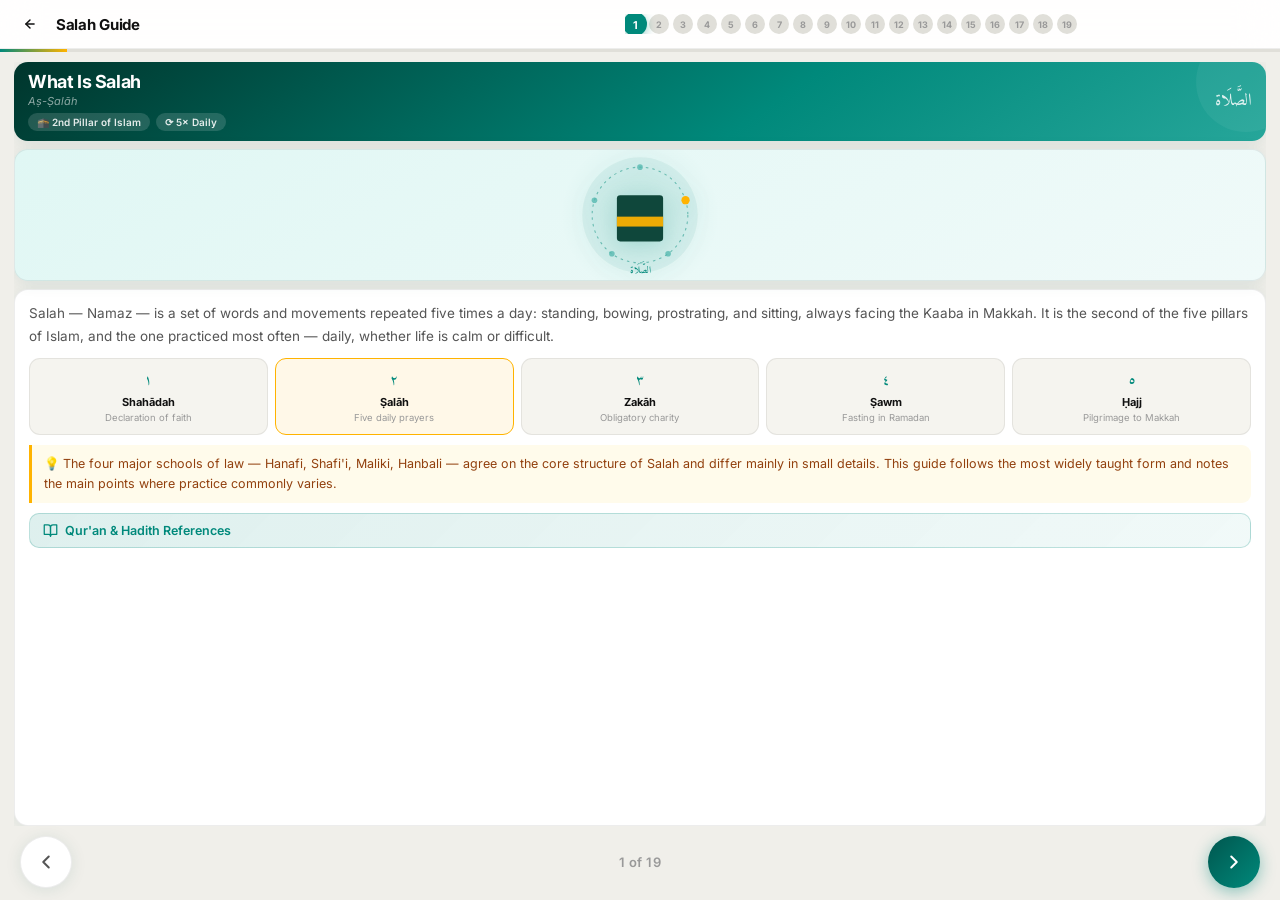
<file: web/guide/salah.html>
<!DOCTYPE html>
<html lang="en" data-theme="light">
<head>
<script>
(function(){
  var isDark = window.matchMedia('(prefers-color-scheme:dark)').matches;
  try {
    var p = new URLSearchParams(window.location.search).get('theme');
    if (p) { isDark = p === 'dark'; }
    else { var g = localStorage.getItem('globalTheme'); if(g) isDark = g === 'dark'; }
  } catch(e){}
  document.documentElement.setAttribute('data-theme', isDark ? 'dark' : 'light');
})();
</script>
<meta charset="UTF-8"/>
<meta name="viewport" content="width=device-width, initial-scale=1.0, viewport-fit=cover, user-scalable=no"/>
<meta name="mobile-web-app-capable" content="yes"/>
<meta name="apple-mobile-web-app-capable" content="yes"/>
<meta name="apple-mobile-web-app-status-bar-style" content="black-translucent"/>
<title>Salah Guide</title>
<link href="https://fonts.googleapis.com/css2?family=Amiri:wght@400;700&family=Amiri+Quran&family=Inter:wght@300;400;500;600;700&display=swap" rel="stylesheet"/>
<link rel="stylesheet" href="https://cdnjs.cloudflare.com/ajax/libs/font-awesome/6.4.0/css/all.min.css"/>
<style>
*,*::before,*::after{box-sizing:border-box;margin:0;padding:0;-webkit-tap-highlight-color:transparent;}
html,body{height:100%;overflow:hidden;background:var(--bg);}
body{
  font-family:'Inter',sans-serif;
  -webkit-font-smoothing:antialiased;
  overscroll-behavior:none;
  user-select:none;-webkit-user-select:none;
}
.drawer,.drawer-scroll,.ref-card,.ref-arabic,.ref-translation,.ref-note,.quote-card,.quote-ar,.quote-translit,.quote-meaning{
  user-select:text;-webkit-user-select:text;
}
button{font-family:'Inter',sans-serif;cursor:pointer;border:none;outline:none;background:none;}

.sr-only {
  position: absolute; width: 1px; height: 1px; padding: 0; margin: -1px;
  overflow: hidden; clip: rect(0, 0, 0, 0); border: 0;
}

/* ── TOKENS (matches Wudu & Ghusl Guides for a consistent app suite) ── */
:root{
  --teal:#00897b;--teal-d:#00564e;--teal-l:#4db6ac;
  --gold:#ffb300;
  --r:16px;--rp:100px;
  --tr:0.28s cubic-bezier(0.4,0,0.2,1);
  --sat:env(safe-area-inset-top,0px);
  --sab:env(safe-area-inset-bottom,0px);
}
[data-theme="light"]{
  --bg:#f0efea;--surf:#fff;--surf2:#f5f4ef;
  --bd:rgba(0,0,0,0.07);--bd2:rgba(0,0,0,0.05);
  --t1:#111;--t2:#555;--t3:#999;
  --hero:linear-gradient(145deg,#00352c 0%,#00897b 60%,#26a69a 100%);
  --nb:rgba(255,255,255,0.94);--nbl:blur(20px) saturate(1.8);
  --sh:0 2px 16px rgba(0,86,78,0.10);
  --pill:rgba(0,137,123,0.10);--pillt:#00564e;
  --tip:#fffbeb;--tipb:#ffb300;--tipt:#92400e;
  --dotbg:#e0dfd9;--dotd:#b2ece5;
  --tgbg:#e0dfd9;
  --abg:linear-gradient(150deg,#e0f7f4,#f0faf9);
  --muted-fig:#e3e1da;
}
[data-theme="dark"]{
  --bg:#222;--surf:#2c2c2c;--surf2:#353535;
  --bd:rgba(255,255,255,0.07);--bd2:rgba(255,255,255,0.04);
  --t1:#f0f0f0;--t2:#a0a0a0;--t3:#606060;
  --hero:linear-gradient(145deg,#181818 0%,#263532 60%,#1e2e2c 100%);
  --nb:rgba(30,30,30,0.94);--nbl:blur(20px) saturate(1.4);
  --sh:0 2px 16px rgba(0,0,0,0.40);
  --pill:rgba(77,182,172,0.14);--pillt:#4db6ac;
  --tip:rgba(255,179,0,0.07);--tipb:#ffb300;--tipt:#fcd34d;
  --dotbg:#383838;--dotd:#1a3330;
  --tgbg:#383838;
  --abg:linear-gradient(150deg,#1c2c2b,#1a2220);
  --muted-fig:#4a4a4a;
}

/* ── APP SHELL ── */
#app{
  position:fixed;inset:0;
  display:flex;flex-direction:column;
  background:var(--bg);color:var(--t1);
  transition:background var(--tr),color var(--tr);
}

/* ── TOPBAR ── */
.topbar{
  flex-shrink:0;
  padding:calc(var(--sat) + 8px) 14px 8px;
  background:var(--nb);
  backdrop-filter:var(--nbl);-webkit-backdrop-filter:var(--nbl);
  border-bottom:1px solid var(--bd);
  display:flex;align-items:center;justify-content:space-between;
  gap:8px;
  z-index:200;
  transition:background var(--tr),border-color var(--tr);
}

.tb-left, .tb-right { display:flex; align-items:center; flex:1; }
.tb-left { gap:10px; justify-content:flex-start; }
.tb-right { justify-content:flex-end; }
.tb-center { display:flex; justify-content:center; flex:2; overflow:hidden; }

.tb-back {
  width:clamp(26px, 6vw, 32px); height:clamp(26px, 6vw, 32px); border-radius:50%;
  background:transparent; border:none;
  color:var(--t1);
  display:flex; align-items:center; justify-content:center;
  flex-shrink:0; outline: none;
}
.tb-back svg { width:clamp(12px, 3.5vw, 14px); height:clamp(12px, 3.5vw, 14px); }

.step-dots{
  display:flex;gap:4px;align-items:center;
  overflow-x:auto; scrollbar-width:none; -ms-overflow-style:none;
  max-width:100%;
}
.step-dots::-webkit-scrollbar{display:none;}
.step-dot{
  width:20px;height:20px;border-radius:50%;
  font-size:9px;font-weight:700;
  display:flex;align-items:center;justify-content:center;
  transition:all 0.22s;color:var(--t3);
  background:var(--dotbg);
  flex-shrink:0;
}
.step-dot.done{background:var(--dotd);color:var(--teal);}
.step-dot.active{
  background:var(--teal);color:#fff;
  transform:scale(1.2);
  box-shadow:0 2px 8px rgba(0,137,123,0.40);
}

.topbar-title{
  font-size:15px;font-weight:700;letter-spacing:-0.3px;
  color:var(--t1);white-space:nowrap;
  transition:color var(--tr);
}

@media (max-width: 400px) {
  .topbar-title { display: none; }
  .step-dot { width: 18px; height: 18px; font-size: 8px; }
  .tb-center { flex: 3; }
}

.prog-track{
  flex-shrink:0;height:3px;background:var(--dotbg);
  transition:background var(--tr);
}
.prog-fill{
  height:100%;
  background:linear-gradient(90deg,var(--teal),var(--gold));
  transition:width 0.45s cubic-bezier(0.4,0,0.2,1);
}

/* ── MAIN CONTENT ── */
.main{
  flex:1;display:flex;flex-direction:column;
  overflow:hidden;padding:10px 14px 0;
  gap:8px;
  min-height:0;
}

.hero-strip{
  flex-shrink:0;
  background:var(--hero);
  border-radius:14px;
  padding:10px 14px;
  display:flex;align-items:center;justify-content:space-between;
  gap:10px;
  position:relative;overflow:hidden;
  box-shadow:var(--sh);
}
.hero-strip::before{
  content:'';position:absolute;
  top:-30px;right:-30px;width:100px;height:100px;
  border-radius:50%;background:rgba(255,255,255,0.05);
}
.hero-en{font-size:18px;font-weight:700;color:#fff;letter-spacing:-0.4px;line-height:1.1;}
.hero-sub{font-size:11px;color:rgba(255,255,255,0.55);font-style:italic;margin-top:2px;}
.hero-ar{font-family:'Amiri',serif;font-size:17px;color:rgba(255,255,255,0.85);direction:rtl;line-height:1.3;flex-shrink:0;text-align:right;max-width:40%;}
.hero-chips{display:flex;gap:6px;margin-top:5px;flex-wrap:wrap;}
.hero-chip{
  background:rgba(255,255,255,0.14);
  border-radius:var(--rp);padding:3px 9px;
  font-size:10px;font-weight:600;color:rgba(255,255,255,0.88);
  white-space:nowrap;
}

/* ── ANIMATION BOX ── */
.anim-box{
  flex:0 0 132px;
  height:132px;
  min-height:132px;
  max-height:132px;
  background:var(--abg);
  border-radius:14px;
  border:1px solid var(--bd);
  display:flex;align-items:center;justify-content:center;
  position:relative;overflow:hidden;
  box-shadow:var(--sh);
}
.anim-box::before{
  content:'';position:absolute;
  width:160px;height:160px;border-radius:50%;
  background:radial-gradient(circle,rgba(0,137,123,0.10),transparent 70%);
  top:50%;left:50%;transform:translate(-50%,-50%);
}
.anim-box svg{position:relative;z-index:1;filter:drop-shadow(0 3px 10px rgba(0,137,123,0.18));width:132px;height:132px;}

/* ── INFO PANEL ── */
.info-panel{
  flex:1;display:flex;flex-direction:column;
  background:var(--surf);
  border-radius:14px;border:1px solid var(--bd);
  overflow:hidden;
  box-shadow:var(--sh);
  min-height:0;
}
.info-scroll{
  flex:1;overflow-y:auto;overflow-x:hidden;
  -webkit-overflow-scrolling:touch;
  padding:12px 14px;
  display:flex;flex-direction:column;gap:10px;
  min-height:0;
  overscroll-behavior:contain;
}
.info-scroll::-webkit-scrollbar{width:3px;}
.info-scroll::-webkit-scrollbar-thumb{background:var(--dotbg);border-radius:3px;}

.desc-text{font-size:13.5px;line-height:1.72;color:var(--t2);transition:color var(--tr);}
.desc-text strong { color:var(--teal); font-weight:600; }
.tip-box{
  background:var(--tip);
  border-left:3px solid var(--tipb);
  border-radius:0 9px 9px 0;
  padding:9px 12px;
  font-size:12.5px;line-height:1.62;
  color:var(--tipt);
  transition:background var(--tr),color var(--tr);
  flex-shrink:0;
}
.tip-box strong{font-weight:700;}
.badge-row{display:flex;gap:6px;flex-wrap:wrap;}
.fiqh-badge{
  font-size:10px;font-weight:700;letter-spacing:.05em;text-transform:uppercase;
  padding:3px 9px;border-radius:var(--rp);
  background:var(--pill);color:var(--pillt);
  flex-shrink:0;
}
.fiqh-badge.gold{background:rgba(255,179,0,0.14);color:#a86a00;}
[data-theme="dark"] .fiqh-badge.gold{color:#ffcf5c;}

/* ── RECITATION QUOTE CARD ── */
.quote-card{
  background:var(--pill);border-left:3px solid var(--teal);
  border-radius:0 10px 10px 0;padding:11px 14px;flex-shrink:0;
}
.quote-tag{font-size:9.5px;font-weight:800;letter-spacing:.08em;text-transform:uppercase;color:var(--pillt);display:block;margin-bottom:5px;}
.quote-ar{font-family:'Amiri Quran','Amiri',serif;font-size:1.14rem;line-height:2.05;color:var(--t1);direction:rtl;text-align:right;}
.quote-translit{font-style:italic;color:var(--t2);font-size:11.5px;margin-top:7px;line-height:1.5;}
.quote-meaning{font-size:12px;color:var(--t2);margin-top:7px;line-height:1.62;}

/* ── MINI INFO GRID (pillars, conditions, times, beyond-five) ── */
.igrid{display:grid;grid-template-columns:repeat(auto-fit,minmax(92px,1fr));gap:7px;}
.icard{background:var(--surf2);border:1px solid var(--bd);border-radius:11px;padding:9px 10px;text-align:center;transition:border-color .2s,background .2s;}
.icard.current{border-color:var(--gold);background:rgba(255,179,0,0.09);}
.icard .ic-ar{font-family:'Amiri',serif;color:var(--teal);font-size:14px;direction:rtl;}
.icard .ic-name{font-size:11px;font-weight:700;color:var(--t1);margin-top:2px;}
.icard .ic-sub{font-size:9.5px;color:var(--t3);margin-top:2px;line-height:1.4;}

/* ── MINI TABLE (adhan lines, rakat ledger) ── */
.itable{width:100%;border-collapse:collapse;font-size:11.5px;}
.itable th,.itable td{padding:7px 6px;text-align:center;border-bottom:1px solid var(--bd);}
.itable th{background:var(--pill);color:var(--pillt);font-size:9px;text-transform:uppercase;letter-spacing:.05em;}
.itable td:first-child,.itable th:first-child{text-align:left;font-weight:700;color:var(--t1);}
.itable td.ar{font-family:'Amiri',serif;direction:rtl;text-align:right;font-size:13px;color:var(--t1);}
.itable td.fard{color:#b34500;font-weight:700;}
[data-theme="dark"] .itable td.fard{color:#ffb37a;}
.itable tr:last-child td{border-bottom:none;}

/* ── MISTAKES / REMINDERS LIST ── */
.rlist{list-style:none;display:flex;flex-direction:column;gap:8px;}
.rlist li{display:flex;gap:9px;align-items:flex-start;background:var(--surf2);border:1px solid var(--bd);border-radius:10px;padding:9px 11px;}
.rlist .rx{flex-shrink:0;width:20px;height:20px;border-radius:50%;background:rgba(179,69,0,0.12);color:#b34500;display:flex;align-items:center;justify-content:center;font-size:11px;font-weight:800;margin-top:1px;}
[data-theme="dark"] .rlist .rx{color:#ffb37a;}
.rlist b{display:block;font-size:12px;color:var(--t1);margin-bottom:1px;}
.rlist span{font-size:11.5px;color:var(--t2);line-height:1.5;}

/* ── REFS BUTTON ── */
.refs-btn{
  display:flex;align-items:center;gap:7px;
  background:linear-gradient(135deg,rgba(0,137,123,0.13),rgba(77,182,172,0.08));
  border:1px solid rgba(0,137,123,0.22);
  border-radius:10px;
  padding:9px 13px;
  color:var(--teal);font-size:12.5px;font-weight:600;
  cursor:pointer;transition:all 0.2s;
  flex-shrink:0;
  backdrop-filter:blur(6px);
}
.refs-btn:hover{background:rgba(0,137,123,0.2);transform:translateY(-1px);}
.refs-btn:active{transform:scale(0.97);}
.refs-btn svg{width:15px;height:15px;flex-shrink:0;}

/* ── SIDEBAR DRAWER ── */
.drawer-overlay{
  position:fixed;inset:0;z-index:600;
  background:rgba(0,0,0,0.42);
  backdrop-filter:blur(3px);
  opacity:0;pointer-events:none;
  transition:opacity 0.32s cubic-bezier(0.4,0,0.2,1);
}
.drawer-overlay.open{opacity:1;pointer-events:auto;}
.drawer{
  position:fixed;top:0;right:0;bottom:0;
  width:min(88vw,360px);z-index:601;
  background:var(--surf);
  border-left:1px solid var(--bd);
  display:flex;flex-direction:column;
  transform:translateX(100%);
  transition:transform 0.35s cubic-bezier(0.4,0,0.2,1), box-shadow 0.35s;
  box-shadow: none;
}
.drawer.open{
  transform:translateX(0);
  box-shadow:-8px 0 40px rgba(0,0,0,0.18);
}
.drawer-header{
  display:flex;align-items:center;justify-content:space-between;
  padding:calc(var(--sat) + 14px) 16px 12px;
  border-bottom:1px solid var(--bd);
  flex-shrink:0;
  background:var(--nb);
  backdrop-filter:var(--nbl);-webkit-backdrop-filter:var(--nbl);
}
.drawer-title{font-size:15px;font-weight:700;color:var(--t1);display:flex;align-items:center;gap:8px;}
.drawer-title-icon{
  width:28px;height:28px;border-radius:8px;
  background:linear-gradient(135deg,var(--teal-d),var(--teal));
  display:flex;align-items:center;justify-content:center;font-size:14px;
}
.drawer-close{
  width:32px;height:32px;border-radius:50%;
  background:var(--surf2);border:1px solid var(--bd);
  display:flex;align-items:center;justify-content:center;
  color:var(--t2);cursor:pointer;font-size:16px;transition:all 0.18s;
}
.drawer-close:hover{background:rgba(0,137,123,0.12);color:var(--teal);}
.drawer-scroll{
  flex:1;overflow-y:auto;overflow-x:hidden;
  -webkit-overflow-scrolling:touch;
  padding:14px;display:flex;flex-direction:column;gap:12px;
  min-height:0;
  overscroll-behavior:contain;
}
.drawer-scroll::-webkit-scrollbar{width:3px;}
.drawer-scroll::-webkit-scrollbar-thumb{background:var(--dotbg);border-radius:3px;}
.ref-card{
  border-radius:14px;border:1px solid var(--bd);overflow:hidden;
  backdrop-filter:blur(12px);
  box-shadow:0 4px 20px rgba(0,0,0,0.06),0 1px 4px rgba(0,0,0,0.04);
  transition:transform 0.2s,box-shadow 0.2s;
  animation:fadeUp 0.4s cubic-bezier(0.4,0,0.2,1) both;
}
.ref-card:hover{transform:translateY(-2px);box-shadow:0 8px 28px rgba(0,137,123,0.14);}
.ref-card.quran{
  background:linear-gradient(145deg,rgba(0,137,123,0.08),rgba(77,182,172,0.04));
  border-color:rgba(0,137,123,0.2);
}
.ref-card.hadith{
  background:linear-gradient(145deg,rgba(255,179,0,0.07),rgba(255,195,50,0.03));
  border-color:rgba(255,179,0,0.2);
}
.ref-card-header{display:flex;align-items:center;gap:8px;padding:10px 12px 6px;}
.ref-type-badge{
  font-size:9.5px;font-weight:800;letter-spacing:.08em;text-transform:uppercase;
  padding:3px 8px;border-radius:30px;
}
.ref-type-badge.quran{background:rgba(0,137,123,0.14);color:var(--teal);}
.ref-type-badge.hadith{background:rgba(255,179,0,0.16);color:#a86a00;}
[data-theme="dark"] .ref-type-badge.hadith{color:#ffcf5c;}
.ref-source{font-size:11px;font-weight:600;color:var(--t3);margin-left:auto;}
.ref-arabic{
  font-family:'Amiri',serif;font-size:18px;line-height:1.8;
  color:var(--t1);direction:rtl;text-align:right;
  padding:6px 14px 10px;border-bottom:1px solid var(--bd2);
}
.ref-translation{font-size:12px;line-height:1.68;color:var(--t2);padding:9px 12px;font-style:italic;}
.ref-note{font-size:11px;color:var(--t3);padding:0 12px 10px;line-height:1.55;}
.refs-empty{text-align:center;padding:30px 20px;color:var(--t3);font-size:13px;}

/* ── BOTTOM NAV ── */
.bottom-nav{
  flex-shrink:0;
  display:flex;align-items:center;justify-content:space-between;
  padding:10px 20px calc(var(--sab) + 12px);
}
.arrow-btn{
  width:52px;height:52px;border-radius:50%;
  display:flex;align-items:center;justify-content:center;
  transition:all 0.2s;
  flex-shrink:0;
}
.arrow-btn svg{width:22px;height:22px;}
.btn-back{
  background:var(--surf);
  border:1.5px solid var(--bd);
  box-shadow:var(--sh);
  color:var(--t2);
}
.btn-back:active{transform:scale(0.92);}
.btn-back:disabled{opacity:0.28;pointer-events:none;}
.btn-fwd{
  background:linear-gradient(135deg,var(--teal-d),var(--teal));
  color:#fff;
  box-shadow:0 4px 16px rgba(0,137,123,0.42);
}
.btn-fwd:active{transform:scale(0.92);}
.btn-fwd.final{background:linear-gradient(135deg,#b34500,var(--gold));box-shadow:0 4px 16px rgba(255,179,0,0.42);}

.step-counter{
  font-size:13px;font-weight:600;color:var(--t3);
  letter-spacing:0.04em;
  transition:color var(--tr);
}

/* ── COMPLETE SCREEN ── */
.complete-scr{
  display:none;flex-direction:column;align-items:center;
  justify-content:center;text-align:center;
  gap:16px;padding:20px;
  flex:1;
}
.complete-scr.show{display:flex;}
.c-icon{
  width:84px;height:84px;border-radius:50%;
  background:linear-gradient(135deg,var(--teal-d),var(--teal));
  display:flex;align-items:center;justify-content:center;
  font-size:36px;
  box-shadow:0 6px 24px rgba(0,137,123,0.40);
  animation:bounceIn 0.6s cubic-bezier(0.34,1.56,0.64,1) both;
}
.c-h{font-family:'Amiri',serif;font-size:1.6rem;font-weight:700;color:var(--teal); animation:fadeUp 0.4s ease 0.1s both;}
.c-dua {
  background: var(--pill); padding: 16px; border-radius: 12px;
  border: 1px solid var(--bd); animation:fadeUp 0.5s ease 0.2s both;
}
.c-ar{font-family:'Amiri Quran','Amiri',serif;font-size:1.4rem;color:var(--t1);direction:rtl; margin-bottom: 8px;}
.c-en{font-size:13px;line-height:1.6;color:var(--t2);font-style: italic;}
.c-note{font-size:11px;line-height:1.5;color:var(--t3);margin-top:8px;}
.c-p{font-size:14px;line-height:1.7;color:var(--t2);max-width:300px; animation:fadeUp 0.6s ease 0.3s both;}
.btn-restart{
  padding:13px 32px;border-radius:var(--r);
  background:linear-gradient(135deg,var(--teal-d),var(--teal));
  color:#fff;font-size:15px;font-weight:600;
  box-shadow:0 4px 14px rgba(0,137,123,0.38);
  animation:fadeUp 0.7s ease 0.4s both;
}

/* ── ANIMATIONS ── */
@keyframes fadeUp{from{opacity:0;transform:translateY(12px)}to{opacity:1;transform:none}}
@keyframes stepFade{from{opacity:0;transform:scale(0.98)}to{opacity:1;transform:scale(1)}}
@keyframes bounceIn{0%{transform:scale(0)}60%{transform:scale(1.2)}100%{transform:scale(1)}}
.page-anim{animation:stepFade 0.35s cubic-bezier(0.4,0,0.2,1) both;}

@keyframes pulse{0%,100%{transform:scale(1);opacity:0.6}50%{transform:scale(1.07);opacity:1}}
@keyframes ripple{0%{transform:scale(0.6);opacity:0.8}100%{transform:scale(1.9);opacity:0}}
@keyframes heartbeat{0%,100%{transform:scale(1)}14%{transform:scale(1.18)}28%{transform:scale(1)}42%{transform:scale(1.1)}70%{transform:scale(1)}}
@keyframes crescentGlow{0%,100%{opacity:0.5}50%{opacity:1}}
@keyframes earGlow{0%,100%{opacity:0.4}50%{opacity:1}}
@keyframes sideFlow{0%,100%{opacity:0.7;transform:translateX(0)}50%{opacity:1;transform:translateX(2px)}}
</style>
<script>
  if (location.search.includes('no-back')) {
    document.addEventListener('DOMContentLoaded', () => {
      const backBtn = document.getElementById('btnBack');
      if (backBtn) backBtn.style.display = 'none';
    });
  }
</script>
</head>
<body>
<div id="app">

  <div id="a11y-announcer" aria-live="polite" class="sr-only"></div>

  <header class="topbar">
    <div class="tb-left">
      <button class="tb-back" id="btnBack" onclick="if(window.parent!==window){window.parent.postMessage('close-iframe','*')}else{window.location.href='./index.html'}" aria-label="Go back">
        <svg aria-hidden="true" viewBox="0 0 24 24" fill="none" stroke="currentColor" stroke-width="2.5" stroke-linecap="round" stroke-linejoin="round">
          <line x1="19" y1="12" x2="5" y2="12"></line>
          <polyline points="12 19 5 12 12 5"></polyline>
        </svg>
      </button>
      <div class="topbar-title">Salah Guide</div>
    </div>

    <div class="tb-center">
      <div class="step-dots" id="stepDots"></div>
    </div>

</header>

  <div class="prog-track">
    <div class="prog-fill" id="progFill"></div>
  </div>

  <main class="main" id="mainArea">

    <div id="pageContent" style="display:flex;flex-direction:column;gap:8px;flex:1;overflow:hidden;"></div>

    <div class="complete-scr" id="completeScr">
      <div class="c-icon" aria-hidden="true">🕌</div>
      <div class="c-h">You've Walked Through Salah</div>
      <div class="c-dua">
        <div class="c-ar">رَبَّنَا تَقَبَّلْ مِنَّا إِنَّكَ أَنْتَ السَّمِيعُ الْعَلِيمُ</div>
        <div class="c-en">"Our Lord, accept this from us. You are the All-Hearing, the All-Knowing."</div>
        <div class="c-note">This is the same dua used to close an act of worship — fitting to end this guide with it too.</div>
      </div>
      <p class="c-p">Five prayers, spread through every kind of day — dawn, midday, afternoon, sunset, night — regardless of what the day held. Go slowly at first; understanding grows with repetition.</p>
      <button class="btn-restart" onclick="restart()">↺ Start Again</button>
    </div>
  </main>

  <footer class="bottom-nav">
    <button class="arrow-btn btn-back" id="btnBack" onclick="go(-1)" aria-label="Previous step">
      <svg aria-hidden="true" viewBox="0 0 24 24" fill="none" stroke="currentColor" stroke-width="2.2" stroke-linecap="round" stroke-linejoin="round">
        <polyline points="15 18 9 12 15 6"/>
      </svg>
    </button>

    <div class="step-counter" id="stepCounter">1 of 19</div>

    <button class="arrow-btn btn-fwd" id="btnFwd" onclick="go(1)" aria-label="Next step">
      <svg aria-hidden="true" viewBox="0 0 24 24" fill="none" stroke="currentColor" stroke-width="2.2" stroke-linecap="round" stroke-linejoin="round">
        <polyline points="9 18 15 12 9 6"/>
      </svg>
    </button>
  </footer>

</div>

<!-- Drawer Overlay -->
<div class="drawer-overlay" id="drawerOverlay" onclick="closeDrawer()" aria-hidden="true"></div>
<aside class="drawer" id="drawer" role="complementary" aria-label="Quran and Hadith references">
  <div class="drawer-header">
    <div class="drawer-title">
      <div class="drawer-title-icon">📖</div>
      <div>
        <div style="font-size:13px;font-weight:700;color:var(--t1)" id="drawerStepTitle">References</div>
        <div style="font-size:10.5px;color:var(--t3);font-weight:500">Qur'an &amp; Hadith</div>
      </div>
    </div>
    <button class="drawer-close" onclick="closeDrawer()" aria-label="Close references">✕</button>
  </div>
  <div class="drawer-scroll" id="drawerScroll"></div>
</aside>

<script>
/* ── SVG ICONS (abstract only — no human figures, in keeping with how this guide presents the body in prayer) ── */
const svgNS='http://www.w3.org/2000/svg';

function svgIntro(){
  const dots=[0,72,144,216,288].map((a,i)=>{
    const r=58, rad=(a-90)*Math.PI/180, x=(80+r*Math.cos(rad)).toFixed(1), y=(80+r*Math.sin(rad)).toFixed(1);
    return `<circle cx="${x}" cy="${y}" r="${i===1?5:3.4}" fill="${i===1?'#ffb300':'#4db6ac'}" opacity="${i===1?1:0.75}"/>`;
  }).join('');
  return `
  <svg aria-hidden="true" viewBox="0 0 160 160" xmlns="${svgNS}">
    <circle cx="80" cy="80" r="70" fill="rgba(0,137,123,0.07)"/>
    <circle cx="80" cy="80" r="58" fill="none" stroke="#00897b" stroke-width="1.3" stroke-dasharray="3,5" opacity="0.5" style="animation:crescentGlow 5s linear infinite"/>
    <rect x="52" y="56" width="56" height="56" rx="4" fill="#0f473b" style="animation:pulse 3.2s ease-in-out infinite;transform-origin:80px 84px"/>
    <rect x="52" y="82" width="56" height="12" fill="#ffb300" opacity="0.92"/>
    <g>${dots}</g>
    <text x="80" y="150" text-anchor="middle" font-family="Amiri,serif" font-size="12" fill="#00897b">الصَّلَاة</text>
  </svg>`;
}

function svgConditions(){return `
<svg aria-hidden="true" viewBox="0 0 160 160" xmlns="${svgNS}">
  <circle cx="80" cy="80" r="70" fill="rgba(0,137,123,0.07)"/>
  <path d="M80 26 L118 40 V78 C118 108 100 128 80 138 C60 128 42 108 42 78 V40 Z" fill="#eaf6f3" stroke="#00897b" stroke-width="2" style="animation:pulse 2.6s ease-in-out infinite;transform-origin:80px 84px"/>
  <path d="M62 82l13 13 24-26" fill="none" stroke="#00897b" stroke-width="5" stroke-linecap="round" stroke-linejoin="round"/>
  <circle cx="80" cy="80" r="66" fill="none" stroke="#ffb300" stroke-width="1" opacity="0.4" style="animation:crescentGlow 2.4s ease-in-out infinite"/>
</svg>`;}

function svgTimes(){
  const pts=[[14,110,'#4db6ac',5],[47,52,'#4db6ac',5],[80,38,'#ffb300',7],[113,52,'#4db6ac',5],[146,110,'#4db6ac',5]];
  const circles=pts.map((p,i)=>`<circle cx="${p[0]}" cy="${p[1]}" r="${p[3]}" fill="${p[2]}" style="animation:pulse ${1.4+i*0.15}s ease-in-out infinite"/>`).join('');
  return `
  <svg aria-hidden="true" viewBox="0 0 160 140" xmlns="${svgNS}">
    <path d="M14 110 A66 66 0 0 1 146 110" fill="none" stroke="#00897b" stroke-width="2" opacity="0.35"/>
    <line x1="10" y1="112" x2="150" y2="112" stroke="#00897b" stroke-width="1.4" opacity="0.3"/>
    ${circles}
    <circle cx="80" cy="38" r="13" fill="none" stroke="#ffb300" stroke-width="1.4" opacity="0.6" style="animation:ripple 2.2s ease-out infinite;transform-origin:80px 38px"/>
  </svg>`;
}

function svgAdhan(){return `
<svg aria-hidden="true" viewBox="0 0 160 160" xmlns="${svgNS}">
  <rect x="70" y="60" width="20" height="80" fill="#0f473b"/>
  <polygon points="80,30 96,60 64,60" fill="#0f473b"/>
  <circle cx="80" cy="24" r="5" fill="#ffb300"/>
  <rect x="66" y="140" width="28" height="8" fill="#0f473b" opacity="0.85"/>
  <g style="animation:ripple 2s ease-out infinite;transform-origin:112px 70px"><path d="M104 55 Q120 70 104 90" fill="none" stroke="#00897b" stroke-width="2.4" stroke-linecap="round"/></g>
  <g style="animation:ripple 2s ease-out 0.5s infinite;transform-origin:122px 70px"><path d="M112 45 Q136 70 112 100" fill="none" stroke="#4db6ac" stroke-width="2" stroke-linecap="round" opacity="0.7"/></g>
  <g style="animation:ripple 2s ease-out infinite;transform-origin:48px 70px"><path d="M56 55 Q40 70 56 90" fill="none" stroke="#00897b" stroke-width="2.4" stroke-linecap="round"/></g>
</svg>`;}

function svgNiyyah(){return `
<svg aria-hidden="true" viewBox="0 0 160 160" xmlns="${svgNS}">
  <ellipse cx="80" cy="80" rx="72" ry="72" fill="rgba(0,137,123,0.07)"/>
  <g style="transform-origin:80px 76px;animation:heartbeat 2.6s ease-in-out infinite">
    <path d="M80 118C44 95 30 68 30 54c0-16 12-27 25-27 10 0 21 7 25 18 4-11 15-18 25-18 13 0 25 11 25 27 0 14-14 41-50 64z" fill="#00897b" opacity="0.9"/>
    <path d="M62 72l10 12 26-24" fill="none" stroke="#fff" stroke-width="4" stroke-linecap="round" stroke-linejoin="round" opacity="0.85"/>
  </g>
  <circle cx="80" cy="80" r="68" fill="none" stroke="#4db6ac" stroke-width="1.5" opacity="0" style="animation:ripple 2.3s ease-out infinite"/>
  <text x="80" y="146" text-anchor="middle" font-family="Amiri,serif" font-size="12" fill="#00897b">اللَّهُ أَكْبَر</text>
</svg>`;}

/* Abstract posture glyph — an angle diagram, never a figure */
function svgPosture(angle,accessory){
  const baseX=70, baseY=115, len=76;
  const rad=(angle-90)*Math.PI/180;
  const tipX=(baseX+len*Math.cos(rad)).toFixed(1);
  const tipY=(baseY+len*Math.sin(rad)).toFixed(1);
  let arc='';
  if(angle>4){
    const arcR=30, largeArc=angle>180?1:0;
    const a2x=(baseX+arcR*Math.cos(rad)).toFixed(1), a2y=(baseY+arcR*Math.sin(rad)).toFixed(1);
    arc=`<path d="M ${baseX} ${baseY-arcR} A ${arcR} ${arcR} 0 ${largeArc} 1 ${a2x} ${a2y}" stroke="#4db6ac" stroke-width="1.6" fill="none" opacity="0.75"/>
    <text x="${baseX+40}" y="${baseY-40}" text-anchor="middle" font-family="Inter,sans-serif" font-size="13" font-weight="700" fill="#00897b">${angle}°</text>`;
  }
  let acc='';
  if(accessory==='book'){
    acc=`<rect x="96" y="30" width="26" height="18" rx="2" fill="#eaf6f3" stroke="#00897b" stroke-width="1.4" style="animation:pulse 2.4s ease-in-out infinite"/><line x1="109" y1="30" x2="109" y2="48" stroke="#00897b" stroke-width="1" opacity="0.5"/>`;
  } else if(accessory==='speech'){
    acc=`<g style="animation:pulse 2s ease-in-out infinite"><rect x="98" y="26" width="34" height="20" rx="6" fill="#eaf6f3" stroke="#00897b" stroke-width="1.4"/><polygon points="106,46 106,54 114,46" fill="#eaf6f3" stroke="#00897b" stroke-width="1.2"/><line x1="104" y1="33" x2="126" y2="33" stroke="#00897b" stroke-width="1.6" opacity="0.6"/><line x1="104" y1="39" x2="120" y2="39" stroke="#00897b" stroke-width="1.6" opacity="0.4"/></g>`;
  } else if(accessory==='up'){
    acc=`<g style="animation:pulse 1.6s ease-in-out infinite"><line x1="132" y1="70" x2="132" y2="40" stroke="#ffb300" stroke-width="3" stroke-linecap="round"/><polygon points="132,32 126,44 138,44" fill="#ffb300"/></g>`;
  }
  return `
  <svg aria-hidden="true" viewBox="0 0 160 160" xmlns="${svgNS}">
    <ellipse cx="80" cy="135" rx="66" ry="8" fill="#4db6ac" opacity="0.16" style="animation:pulse 1.6s ease-in-out infinite"/>
    <line x1="14" y1="${baseY}" x2="126" y2="${baseY}" stroke="#00897b" stroke-width="1.4" opacity="0.35"/>
    <line x1="${baseX}" y1="${baseY}" x2="${baseX}" y2="${baseY-len}" stroke="#00897b" stroke-width="1" stroke-dasharray="3,3" opacity="0.3"/>
    ${arc}
    <line x1="${baseX}" y1="${baseY}" x2="${tipX}" y2="${tipY}" stroke="#ffb300" stroke-width="4.4" stroke-linecap="round" style="animation:pulse 2s ease-in-out infinite;transform-origin:${baseX}px ${baseY}px"/>
    <circle cx="${baseX}" cy="${baseY}" r="5" fill="#00897b"/>
    <circle cx="${tipX}" cy="${tipY}" r="6.5" fill="#ffb300" opacity="0.92"/>
    ${acc}
  </svg>`;
}

function svgCycle(){return `
<svg aria-hidden="true" viewBox="0 0 160 160" xmlns="${svgNS}">
  <circle cx="80" cy="80" r="70" fill="rgba(0,137,123,0.07)"/>
  <path d="M50 50 A42 42 0 1 1 46 92" fill="none" stroke="#00897b" stroke-width="6" stroke-linecap="round" style="animation:crescentGlow 2.2s ease-in-out infinite"/>
  <polygon points="46,92 34,84 40,102" fill="#00897b"/>
  <text x="80" y="88" text-anchor="middle" font-family="Cormorant Garamond,Amiri,serif" font-weight="700" font-size="32" fill="#ffb300">17</text>
  <text x="80" y="106" text-anchor="middle" font-family="Inter,sans-serif" font-size="8.5" letter-spacing="1" fill="#00897b">FARD RAKAT</text>
</svg>`;}

function svgBlessing(){
  const rays=[0,45,90,135,180,225,270,315].map(a=>{
    const rad=a*Math.PI/180, x1=(80+34*Math.cos(rad)).toFixed(1), y1=(50+34*Math.sin(rad)).toFixed(1), x2=(80+44*Math.cos(rad)).toFixed(1), y2=(50+44*Math.sin(rad)).toFixed(1);
    return `<line x1="${x1}" y1="${y1}" x2="${x2}" y2="${y2}" stroke="#ffb300" stroke-width="2" stroke-linecap="round" opacity="0.7" style="animation:earGlow 1.8s ease-in-out infinite"/>`;
  }).join('');
  return `
  <svg aria-hidden="true" viewBox="0 0 160 160" xmlns="${svgNS}">
    <circle cx="80" cy="80" r="70" fill="rgba(255,179,0,0.07)"/>
    <g style="animation:pulse 2.4s ease-in-out infinite;transform-origin:80px 92px">
      <path d="M80 60 C64 54 46 56 40 62 V124 C46 118 64 116 80 122 C96 116 114 118 120 124 V62 C114 56 96 54 80 60 Z" fill="#eaf6f3" stroke="#00897b" stroke-width="2"/>
      <line x1="80" y1="60" x2="80" y2="122" stroke="#00897b" stroke-width="1.4" opacity="0.4"/>
    </g>
    ${rays}
  </svg>`;
}

function svgTaslim(){return `
<svg aria-hidden="true" viewBox="0 0 160 160" xmlns="${svgNS}">
  <circle cx="80" cy="80" r="70" fill="rgba(0,137,123,0.07)"/>
  <circle cx="80" cy="66" r="16" fill="#f5d5a0" stroke="#d4a055" stroke-width="1.4"/>
  <g style="animation:sideFlow 1.6s ease-in-out infinite">
    <path d="M100 62 L128 62" stroke="#00897b" stroke-width="3" stroke-linecap="round"/>
    <polygon points="128,62 120,56 120,68" fill="#00897b"/>
  </g>
  <g style="animation:sideFlow 1.6s ease-in-out 0.8s infinite">
    <path d="M60 62 L32 62" stroke="#4db6ac" stroke-width="3" stroke-linecap="round"/>
    <polygon points="32,62 40,56 40,68" fill="#4db6ac"/>
  </g>
  <text x="129" y="94" text-anchor="middle" font-family="Amiri,serif" font-size="13" fill="#00897b">سلام</text>
  <text x="31" y="94" text-anchor="middle" font-family="Amiri,serif" font-size="13" fill="#4db6ac">سلام</text>
</svg>`;}

function svgBeyond(){
  const sq=[[52,86],[76,86],[100,86],[52,106],[76,106],[100,106]].map((p,i)=>`<rect x="${p[0]-6}" y="${p[1]-6}" width="12" height="12" rx="3" fill="${i===2?'#ffb300':'#4db6ac'}" opacity="${i===2?1:0.55}" style="animation:pulse ${1.6+i*0.1}s ease-in-out infinite"/>`).join('');
  return `
  <svg aria-hidden="true" viewBox="0 0 160 160" xmlns="${svgNS}">
    <circle cx="80" cy="80" r="70" fill="rgba(0,137,123,0.07)"/>
    <rect x="34" y="46" width="92" height="80" rx="10" fill="#eaf6f3" stroke="#00897b" stroke-width="2"/>
    <rect x="34" y="46" width="92" height="22" rx="10" fill="#00897b"/>
    <line x1="56" y1="38" x2="56" y2="56" stroke="#00897b" stroke-width="3" stroke-linecap="round"/>
    <line x1="104" y1="38" x2="104" y2="56" stroke="#00897b" stroke-width="3" stroke-linecap="round"/>
    ${sq}
  </svg>`;
}

function svgKhushu(){return `
<svg aria-hidden="true" viewBox="0 0 160 160" xmlns="${svgNS}">
  <circle cx="80" cy="80" r="70" fill="rgba(0,137,123,0.07)"/>
  <g style="transform-origin:80px 84px;animation:heartbeat 2.4s ease-in-out infinite">
    <path d="M80 122c-22-15-34-30-34-45 0-12 9-21 20-21c0 15-12 30-34 45z" fill="#00897b"/>
  </g>
  <path d="M40 84 L58 84 L66 68 L76 100 L86 76 L94 84 L120 84" fill="none" stroke="#ffb300" stroke-width="2.4" stroke-linecap="round" stroke-linejoin="round"/>
</svg>`;}

/* ── STEP DATA ── */
const steps = [
{
  title:`What Is Salah`,arabic:`الصَّلَاة`,trans:`Aṣ-Ṣalāh`,
  chip1:`🕋 2nd Pillar of Islam`,chip2:`⟳ 5× Daily`,
  desc:`Salah — Namaz — is a set of words and movements repeated five times a day: standing, bowing, prostrating, and sitting, always facing the Kaaba in Makkah. It is the second of the five pillars of Islam, and the one practiced most often — daily, whether life is calm or difficult.`,
  tip:`The four major schools of law — Hanafi, Shafi'i, Maliki, Hanbali — agree on the core structure of Salah and differ mainly in small details. This guide follows the most widely taught form and notes the main points where practice commonly varies.`,
  extra:`<div class="igrid">
    <div class="icard"><div class="ic-ar">١</div><div class="ic-name">Shahādah</div><div class="ic-sub">Declaration of faith</div></div>
    <div class="icard current"><div class="ic-ar">٢</div><div class="ic-name">Ṣalāh</div><div class="ic-sub">Five daily prayers</div></div>
    <div class="icard"><div class="ic-ar">٣</div><div class="ic-name">Zakāh</div><div class="ic-sub">Obligatory charity</div></div>
    <div class="icard"><div class="ic-ar">٤</div><div class="ic-name">Ṣawm</div><div class="ic-sub">Fasting in Ramadan</div></div>
    <div class="icard"><div class="ic-ar">٥</div><div class="ic-name">Ḥajj</div><div class="ic-sub">Pilgrimage to Makkah</div></div>
  </div>`,
  svgFn:svgIntro
},
{
  title:`Before You Begin`,arabic:`شُرُوطُ الصَّلَاة`,trans:`Shurūṭ aṣ-Ṣalāh`,
  chip1:`✅ 6 Conditions`,chip2:`🧼 Purity First`,
  desc:`Salah can't start casually. Before the first takbir, six things need to be true: a state of ritual purity, a clean body and clothing, a clean place to pray, the <strong>awrah</strong> covered, facing the <strong>Qibla</strong>, and praying within the fixed time window.`,
  tip:`Need a refresher on purification? The Wudu Guide and Ghusl Guide in this same app cover the minor and major ablution step by step — come back here once that's done.`,
  extra:`<div class="igrid">
    <div class="icard"><div class="ic-name">١ Purity</div><div class="ic-sub">Wudu or Ghusl done</div></div>
    <div class="icard"><div class="ic-name">٢ Clean Body</div><div class="ic-sub">&amp; clothing</div></div>
    <div class="icard"><div class="ic-name">٣ Clean Place</div><div class="ic-sub">Where you pray</div></div>
    <div class="icard"><div class="ic-name">٤ Awrah</div><div class="ic-sub">Covered per guidance</div></div>
    <div class="icard"><div class="ic-name">٥ Qibla</div><div class="ic-sub">Facing the Kaaba</div></div>
    <div class="icard"><div class="ic-name">٦ In Time</div><div class="ic-sub">Within the window</div></div>
  </div>`,
  svgFn:svgConditions
},
{
  title:`The Five Prayers, and When They Fall`,arabic:`مَوَاقِيتُ الصَّلَاة`,trans:`Mawāqīt aṣ-Ṣalāh`,
  chip1:`☀️ Tied to the Sun`,chip2:`🕔 5 Windows a Day`,
  desc:`Each prayer is tied to the position of the sun, not the clock, so times shift slightly through the year: Fajr at true dawn, Dhuhr just after the sun's peak, Asr in the afternoon, Maghrib right after sunset, and Isha once twilight fully disappears.`,
  tip:`Fajr is the only prayer recited aloud even when prayed alone, and the only one with an extra adhan line: "prayer is better than sleep."`,
  extra:`<div class="igrid">
    <div class="icard"><div class="ic-ar">الفجر</div><div class="ic-name">Fajr</div><div class="ic-sub">Dawn → sunrise · 2 fard</div></div>
    <div class="icard"><div class="ic-ar">الظهر</div><div class="ic-name">Dhuhr</div><div class="ic-sub">Midday → afternoon · 4 fard</div></div>
    <div class="icard"><div class="ic-ar">العصر</div><div class="ic-name">Asr</div><div class="ic-sub">Afternoon · 4 fard</div></div>
    <div class="icard"><div class="ic-ar">المغرب</div><div class="ic-name">Maghrib</div><div class="ic-sub">Just after sunset · 3 fard</div></div>
    <div class="icard"><div class="ic-ar">العشاء</div><div class="ic-name">Isha</div><div class="ic-sub">Twilight gone · 4 fard</div></div>
  </div>`,
  svgFn:svgTimes
},
{
  title:`The Call to Prayer`,arabic:`الأَذَان`,trans:`Al-Adhān`,
  chip1:`📢 Called Publicly`,chip2:`🔁 Iqāmah Follows`,
  desc:`The Adhan is called out when a prayer's time begins, inviting anyone within earshot. Its lines move from declaring Allah's greatness, to testifying to His oneness and the Prophet's ﷺ message, to calling people to prayer and to success. The shorter Iqamah is said just before the prayer itself starts.`,
  tip:`For Fajr only, one extra line is added: "aṣ-ṣalātu khayrun minan-nawm" — prayer is better than sleep.`,
  extra:`<div style="overflow-x:auto;"><table class="itable">
    <thead><tr><th>Arabic</th><th>Meaning</th></tr></thead>
    <tbody>
      <tr><td class="ar">اللَّهُ أَكْبَرُ <span style="font-size:9px;color:var(--t3)">(4×)</span></td><td>Allah is greatest</td></tr>
      <tr><td class="ar">أَشْهَدُ أَنْ لَا إِلَٰهَ إِلَّا اللَّهُ <span style="font-size:9px;color:var(--t3)">(2×)</span></td><td>I bear witness there is no god but Allah</td></tr>
      <tr><td class="ar">أَشْهَدُ أَنَّ مُحَمَّدًا رَسُولُ اللَّهِ <span style="font-size:9px;color:var(--t3)">(2×)</span></td><td>I bear witness Muhammad is Allah's messenger</td></tr>
      <tr><td class="ar">حَيَّ عَلَى الصَّلَاةِ ۖ حَيَّ عَلَى الْفَلَاحِ <span style="font-size:9px;color:var(--t3)">(2×)</span></td><td>Come to prayer · Come to success</td></tr>
      <tr><td class="ar">لَا إِلَٰهَ إِلَّا اللَّهُ</td><td>There is no god but Allah</td></tr>
    </tbody>
  </table></div>`,
  svgFn:svgAdhan
},
{
  title:`Entering the Prayer`,arabic:`تَكْبِيرَةُ الْإِحْرَام`,trans:`Takbīrat al-Iḥrām`,
  chip1:`🤲 Silent Intention`,chip2:`1× Said`,
  desc:`Face the Qibla, form the intention in your heart for which prayer you're performing, then raise the hands and say "Allāhu Akbar" — Allah is greatest. This single takbir opens the prayer and closes off ordinary talking and movement until it ends.`,
  tip:`Niyyah doesn't need to be spoken aloud. It's a moment of clarity in the heart about what you're doing and for whom — not a phrase to recite.`,
  recitation:{arabic:`اللَّهُ أَكْبَرُ`,translit:`Allāhu Akbar`,meaning:`Allah is greatest.`},
  extra:`<div style="margin-top:4px;border-radius:14px;overflow:hidden;border:1px solid var(--bd);box-shadow:var(--sh);background:var(--surf);position:relative;height:260px;">
    <iframe src="c.html#no-back" style="width:100%;height:100%;border:none;pointer-events:auto;" scrolling="no"></iframe>
  </div>`,
  svgFn:svgNiyyah,
  imgUrl:`images/takbir.png`
},
{
  title:`Opening Supplication — Thanā'`,arabic:`ثَنَاء`,trans:`Sanā`,
  chip1:`🧍 Stand Folded`,chip2:`1st Rakah Only`,
  desc:`Once you enter the prayer, fold your hands (right over left) on your chest/torso and recite the <strong>Sana</strong> (opening praise) silently. It is only recited once, at the very beginning of the first rakah.`,
  tip:`Reciting the Sana is a recommended Sunnah. Once finished, you seek refuge in Allah (say "A'ūdhu billāhi min ash-shayṭānir-rajīm") and start the main Quranic recitation.`,
  recitation:{
    arabic:`سُبْحَانَكَ اللَّهُمَّ وَبِحَمْدِكَ وَتَبَارَكَ اسْمُكَ وَتَعَالَى جَدُّكَ وَلَا إِلَهَ غَيْرُكَ`,
    translit:`Subḥānakallāhumma wa biḥamdika wa tabārakasmuka wa ta'ālā jadduka wa lā ilāha ghayruk`,
    meaning:`Glory be to You, O Allah, and praise. Blessed is Your name, and exalted is Your majesty. There is no deity besides You.`
  },
  svgFn:function(){return svgPosture(0,'speech');},
  imgUrl:`images/qiyam.png`
},
{
  title:`Standing — Qiyām`,arabic:`قِيَام`,trans:`Qiyām`,
  chip1:`🧍 Every Rakah`,chip2:`📖 Al-Fātiḥah Required`,
  desc:`Hands rest on the chest, right over left. Recite <strong>Al-Fātiḥah</strong> — required in every single rakah of every prayer — then follow it with another portion or surah of the Quran in the first two rakahs.`,
  tip:`"There is no prayer for the one who does not recite the Opening of the Book" — it's the one piece of Quran repeated in every rakah, every prayer, every day.`,
  recitation:{arabic:`بِسْمِ اللَّهِ الرَّحْمَٰنِ الرَّحِيمِ ﴿١﴾<br>الْحَمْدُ لِلَّهِ رَبِّ الْعَالَمِينَ ﴿٢﴾<br>الرَّحْمَٰنِ الرَّحِيمِ ﴿٣﴾<br>مَالِكِ يَوْمِ الدِّينِ ﴿٤﴾<br>إِيَّاكَ نَعْبُدُ وَإِيَّاكَ نَسْتَعِينُ ﴿٥﴾<br>اهْدِنَا الصِّرَاطَ الْمُسْتَقِيمَ ﴿٦﴾<br>صِرَاطَ الَّذِينَ أَنْعَمْتَ عَلَيْهِمْ غَيْرِ الْمَغْضُوبِ عَلَيْهِمْ وَلَا الضَّالِّينَ ﴿٧﴾`,
    translit:`Bismillāhir-Raḥmānir-Raḥīm · Al-ḥamdu lillāhi Rabbil-'ālamīn · Ar-Raḥmānir-Raḥīm · Māliki yawmid-dīn · Iyyāka na'budu wa iyyāka nasta'īn · Ihdinaṣ-ṣirāṭal-mustaqīm · Ṣirāṭal-ladhīna an'amta 'alayhim, ghayril-maghḍūbi 'alayhim wa laḍ-ḍāllīn`,
    meaning:`In the name of Allah, the Most Compassionate, the Most Merciful. All praise belongs to Allah, Lord of all worlds. You alone we worship, and You alone we ask for help. Guide us on the straight path — the path of those You have blessed, not of those who earned Your anger, nor of those who went astray.`},
  extra:`<p style="font-size:12px;color:var(--t2);margin-top:8px;">In the first two rakahs, follow Al-Fātiḥah with a short Surah. An example is <strong>Surah Al-Ikhlāṣ</strong>:</p>
  <div class="quote-card" style="margin-top:6px;">
    <span class="quote-tag">Example Surah</span>
    <div class="quote-ar" style="font-size:1.05rem;">بِسْمِ اللَّهِ الرَّحْمَٰنِ الرَّحِيمِ<br>قُلْ هُوَ اللَّهُ أَحَدٌ ﴿١﴾ اللَّهُ الصَّمَدُ ﴿٢﴾ لَمْ يَلِدْ وَلَمْ يُولَدْ ﴿٣﴾ وَلَمْ يَكُن لَّهُ كُفُوًا أَحَدٌ ﴿٤﴾</div>
    <div class="quote-translit" style="font-size:10.5px;">Bismillāhir-Raḥmānir-Raḥīm · Qul huwallāhu aḥad · Allāhuṣ-ṣamad · Lam yalid wa lam yūlad · Wa lam yakullahū kufuwan aḥad</div>
    <div class="quote-meaning" style="font-size:11px;">"Say, 'He is Allah, [who is] One. Allah, the Eternal Refuge. He neither begets nor is born. Nor is there to Him any equivalent.'" (Surah Al-Ikhlāṣ 112:1-4)</div>
  </div>`,
  svgFn:function(){return svgPosture(0,'book');},
  imgUrl:`images/qiyam.png`
},
{
  title:`Bowing — Rukū'`,arabic:`رُكُوع`,trans:`Rukū'`,
  chip1:`🙇 Bend from the Waist`,chip2:`3× Recited`,
  desc:`Say "Allāhu Akbar" and bend forward from the waist, back flat, hands resting on the knees. While bowed, say the tasbih of ruku three times.`,
  tip:`A man once prayed too quickly and the Prophet ﷺ told him to go back and pray again: "bow until you are at ease in bowing." Stillness in each posture isn't optional.`,
  recitation:{arabic:`سُبْحَانَ رَبِّيَ الْعَظِيمِ`,translit:`Subḥāna Rabbiyal-'Aẓīm`,meaning:`Glory be to my Lord, the Magnificent. (said three times)`},
  svgFn:function(){return svgPosture(90);},
  imgUrl:`images/ruku.png`
},
{
  title:`Rising — I'tidāl`,arabic:`اِعْتِدَال`,trans:`I'tidāl`,
  chip1:`⬆️ Stand Fully Upright`,chip2:`1× Recited`,
  desc:`Rise from bowing back to a full standing position. It's a brief upright pause — with its own short recitation — before going down to prostrate.`,
  tip:`Like every posture in Salah, this stand needs a real moment of stillness, not a bounce on the way down to sujud.`,
  recitation:{arabic:`سَمِعَ اللَّهُ لِمَنْ حَمِدَهُ، رَبَّنَا لَكَ الْحَمْدُ`,translit:`Sami'a-llāhu liman ḥamidah, Rabbanā lakal-ḥamd`,meaning:`Allah hears whoever praises Him. Our Lord, all praise belongs to You.`},
  svgFn:function(){return svgPosture(0,'up');},
  imgUrl:`images/qiyam.png`
},
{
  title:`Prostration — Sujūd`,arabic:`سُجُود`,trans:`Sujūd`,
  chip1:`🙏 Forehead to Ground`,chip2:`3× Recited`,
  desc:`Say "Allāhu Akbar" and lower to the ground — knees, then hands, then forehead and nose touching it. Say the tasbih of sujud three times.`,
  tip:`The Prophet ﷺ said a servant is closest to their Lord while prostrating — this is the posture worth lingering in, not rushing through.`,
  recitation:{arabic:`سُبْحَانَ رَبِّيَ الْأَعْلَى`,translit:`Subḥāna Rabbiyal-A'lā`,meaning:`Glory be to my Lord, the Most High. (said three times)`},
  svgFn:function(){return svgPosture(165);},
  imgUrl:`images/sujud.png`
},
{
  title:`Between Two Prostrations`,arabic:`جَلْسَة`,trans:`Jalsah`,
  chip1:`🧎 Brief Sitting`,chip2:`1× Recited`,
  desc:`Rise to a seated position between the two prostrations and ask for forgiveness. It's a short pause, not a rush, before going back down for the second prostration.`,
  tip:`This is one of the few moments in the prayer that's purely a personal request — short and private, between two acts of physical submission.`,
  recitation:{arabic:`رَبِّ اغْفِرْ لِي`,translit:`Rabbighfir lī`,meaning:`My Lord, forgive me.`},
  svgFn:function(){return svgPosture(120);},
  imgUrl:`images/jalsah.png`
},
{
  title:`Prostrate Again`,arabic:`سُجُودٌ ثَانٍ`,trans:`Sujūd (second)`,
  chip1:`🙏 Completes the Rakah`,chip2:`3× Recited`,
  desc:`Repeat the prostration exactly as before. Once you rise from this second prostration, one full rakah — one unit of the prayer — is complete.`,
  tip:`A short prayer like Fajr, with just two rakahs, is nearly finished at this point. Longer prayers stand back up and begin the cycle again.`,
  svgFn:function(){return svgPosture(165);},
  imgUrl:`images/sujud.png`
},
{
  title:`Completing the Rakah`,arabic:`تَكْرَارُ الرَّكَعَات`,trans:`Cycle &amp; Rakat Counts`,
  chip1:`⟳ Repeats per Prayer`,chip2:`17 Fard Total`,
  desc:`Each prayer repeats this standing-bowing-prostrating cycle a set number of times: 2 rakahs for Fajr, 4 for Dhuhr, Asr, and Isha, 3 for Maghrib — 17 fard rakahs a day in total. Extra sunnah rakahs sit around them and are where schools of thought differ most.`,
  tip:`"Pray as you have seen me praying," the Prophet ﷺ said — the fard count is fixed everywhere; the sunnah counts are the recommended layer around it.`,
  badges:`<span class="fiqh-badge">Fard — obligatory</span><span class="fiqh-badge gold">Sunnah — recommended</span>`,
  extra:`<div style="overflow-x:auto;"><table class="itable">
    <thead><tr><th>Prayer</th><th>Before</th><th>Fard</th><th>After</th><th>Witr</th></tr></thead>
    <tbody>
      <tr><td>Fajr</td><td>2</td><td class="fard">2</td><td>—</td><td>—</td></tr>
      <tr><td>Dhuhr</td><td>4</td><td class="fard">4</td><td>2</td><td>—</td></tr>
      <tr><td>Asr</td><td>4*</td><td class="fard">4</td><td>—</td><td>—</td></tr>
      <tr><td>Maghrib</td><td>—</td><td class="fard">3</td><td>2</td><td>—</td></tr>
      <tr><td>Isha</td><td>4*</td><td class="fard">4</td><td>2</td><td>3</td></tr>
    </tbody>
  </table></div>
  <p style="font-size:10.5px;color:var(--t3);">* optional sunnah — counts vary by school of thought.</p>`,
  svgFn:svgCycle
},
{
  title:`The Testimony — Tashahhud`,arabic:`تَشَهُّد`,trans:`At-Taḥiyyāt`,
  chip1:`🧎 After Every 2 Rakahs`,chip2:`1× Each Sitting`,
  desc:`After every two rakahs, sit and recite At-Taḥiyyāt — testifying that all praise belongs to Allah, greeting the Prophet ﷺ, and renewing the declaration of faith. In a prayer of more than two rakahs, you stand back up afterward and continue; in the final sitting, you remain seated and continue further.`,
  tip:`Many schools of thought recommend raising the index finger of the right hand slightly during the testimony ("ash-hadu al-lā ilāha...") as a physical sign of declaring Allah's oneness.`,
  recitation:{arabic:`التَّحِيَّاتُ لِلَّهِ وَالصَّلَوَاتُ وَالطَّيِّبَاتُ، السَّلَامُ عَلَيْكَ أَيُّهَا النَّبِيُّ وَرَحْمَةُ اللَّهِ وَبَرَكَاتُهُ، السَّلَامُ عَلَيْنَا وَعَلَى عِبَادِ اللَّهِ الصَّالِحِينَ، أَشْهَدُ أَنْ لَا إِلَٰهَ إِلَّا اللَّهُ وَأَشْهَدُ أَنَّ مُحَمَّدًا عَبْدُهُ وَرَسُولُهُ`,
    translit:`At-taḥiyyātu lillāhi waṣ-ṣalawātu waṭ-ṭayyibāt, as-salāmu 'alayka ayyuhan-nabiyyu wa raḥmatullāhi wa barakātuh, as-salāmu 'alaynā wa 'alā 'ibādillāhiṣ-ṣāliḥīn, ash-hadu al-lā ilāha illa-llāh, wa ash-hadu anna Muḥammadan 'abduhu wa rasūluh`,
    meaning:`All greetings, prayers, and good things belong to Allah. Peace be upon you, O Prophet, and Allah's mercy and blessings. Peace be upon us and upon the righteous servants of Allah. I bear witness there is no god but Allah, and I bear witness Muhammad is His servant and messenger.`},
  svgFn:function(){return svgPosture(120,'speech');},
  imgUrl:`images/jalsah.png`
},
{
  title:`Blessings — Durūd Ibrāhīm`,arabic:`الصَّلَاةُ الْإِبْرَاهِيمِيَّة`,trans:`Durūd Ibrāhīm`,
  chip1:`🕌 Final Rakah Only`,chip2:`After At-Taḥiyyāt`,
  desc:`In the very last sitting only, continue after At-Taḥiyyāt by reciting Durūd Ibrāhīm — sending blessings on the Prophet Muhammad ﷺ and his family as Allah blessed Ibrahim and his family.`,
  tip:`A companion, Ka'b ibn Ujrah, once asked the Prophet ﷺ exactly how to send blessings on him — this wording is the answer he was given.`,
  recitation:{arabic:`اللَّهُمَّ صَلِّ عَلَى مُحَمَّدٍ وَعَلَى آلِ مُحَمَّدٍ كَمَا صَلَّيْتَ عَلَى إِبْرَاهِيمَ وَعَلَى آلِ إِبْرَاهِيمَ إِنَّكَ حَمِيدٌ مَجِيدٌ. اللَّهُمَّ بَارِكْ عَلَى مُحَمَّدٍ وَعَلَى آلِ مُحَمَّدٍ كَمَا بَارَكْتَ عَلَى إِبْرَاهِيمَ وَعَلَى آلِ إِبْرَاهِيمَ إِنَّكَ حَمِيدٌ مَجِيدٌ`,
    translit:`Allāhumma ṣalli 'alā Muḥammadin wa 'alā āli Muḥammad, kamā ṣallayta 'alā Ibrāhīma wa 'alā āli Ibrāhīm, innaka Ḥamīdum Majīd. Allāhumma bārik 'alā Muḥammadin wa 'alā āli Muḥammad, kamā bārakta 'alā Ibrāhīma wa 'alā āli Ibrāhīm, innaka Ḥamīdum Majīd.`,
    meaning:`O Allah, send blessings upon Muhammad and the family of Muhammad, as You sent blessings upon Ibrahim and the family of Ibrahim. Indeed, You are Praiseworthy and Glorious. O Allah, send bounty upon Muhammad and the family of Muhammad, as You sent bounty upon Ibrahim and the family of Ibrahim. Indeed, You are Praiseworthy and Glorious.`},
  svgFn:svgBlessing
},
{
  title:`Closing Supplication`,arabic:`الدُّعَاءُ الْمَأْثُور`,trans:`Du'ā' Ma'thūr`,
  chip1:`🕌 Before the Salam`,chip2:`Personal Requests`,
  desc:`After Durūd Ibrāhīm, and before saying the final Taslīm, it is highly recommended to recite a closing supplication (Du'ā' Ma'thūr) taught by the Prophet ﷺ, seeking protection and forgiveness.`,
  tip:`You can recite any authentic supplication here. One of the most famous is the one taught by the Prophet ﷺ to Abu Bakr, asking for forgiveness for wrongdoing.`,
  recitation:{
    arabic:`اللَّهُمَّ إِنِّي ظَلَمْتُ نَفْسِي ظُلْمًا كَثِيرًا وَلَا يَغْفِرُ الذُّنُوبَ إِلَّا أَنْتَ، فَاغْفِرْ لِي مَغْفِرَةً مِنْ عِنْدِكَ وَارْحَمْنِي، إِنَّكَ أَنْتَ الْغَفُورُ الرَّحِيمُ`,
    translit:`Allāhumma innī ẓalamtu nafsī ẓulman kathīran wa lā yaghfirudh-dhunūba illā Anta, faghfir lī maghfiratan min 'indika warḥamnī, innaka Antal-Ghafūrur-Raḥīm.`,
    meaning:`O Allah, I have greatly wronged myself, and no one forgives sins except You. So grant me forgiveness from You and have mercy on me. Indeed, You are the Forgiving, the Merciful.`
  },
  extra:`<p style="font-size:12px;color:var(--t2);margin-top:8px;">Another very common Qur'an supplication used here is:</p>
  <div class="quote-card" style="margin-top:6px; border-left-color: var(--gold);">
    <div class="quote-ar" style="font-size:1.05rem;">رَبَّنَا آتِنَا فِي الدُّنْيَا حَسَنَةً وَفِي الْآخِرَةِ حَسَنَةً وَقِنَا عَذَابَ النَّارِ</div>
    <div class="quote-translit" style="font-size:10.5px;">Rabbanā ātinā fid-dunyā ḥasanatan wa fil-ākhirati ḥasanatan wa qinā 'adhāban-nār</div>
    <div class="quote-meaning" style="font-size:11px;">"Our Lord, give us in this world that which is good and in the Hereafter that which is good and protect us from the punishment of the Fire." (Surah Al-Baqarah 2:201)</div>
  </div>`,
  svgFn:function(){return svgPosture(120,'speech');},
  imgUrl:`images/jalsah.png`
},
{
  title:`Closing — Taslīm`,arabic:`تَسْلِيم`,trans:`Taslīm`,
  chip1:`↩️ Right, Then Left`,chip2:`Ends the Prayer`,
  desc:`Turn your head to the right, saying the salam, then to the left, repeating it. This closes the prayer — peace and Allah's mercy upon those around you, seen and unseen.`,
  tip:`"The key to prayer is purification, its opening is the takbir, and its closing is the taslim" — a hadith that frames the whole structure you've just walked through.`,
  recitation:{arabic:`السَّلَامُ عَلَيْكُمْ وَرَحْمَةُ اللَّهِ`,translit:`As-salāmu 'alaykum wa raḥmatullāh`,meaning:`Peace and the mercy of Allah be upon you. (said turning right, then left)`},
  svgFn:svgTaslim,
  imgUrl:`images/taslim.png`
},
{
  title:`Beyond the Five Daily Prayers`,arabic:`نَوَافِلُ وَصَلَوَاتٌ أُخْرَى`,trans:`Other Forms of Salah`,
  chip1:`🌙 Special Days`,chip2:`6+ Variations`,
  desc:`Salah widens out beyond the five daily prayers: <strong>Jumu'ah</strong> replaces Dhuhr on Fridays with a sermon, <strong>Witr</strong> closes the night after Isha, <strong>Tahajjud</strong> is a voluntary night prayer, <strong>Eid</strong> marks the two annual festivals, <strong>Janazah</strong> is prayed for the deceased with no bowing or prostration at all, and while traveling, prayers may be shortened or combined.`,
  tip:`Sujūd as-Sahw — two extra prostrations at the end of a prayer — is a built-in margin for error for when an honest mistake happens mid-prayer.`,
  extra:`<div class="igrid">
    <div class="icard"><div class="ic-name">Jumu'ah</div><div class="ic-sub">Friday, replaces Dhuhr</div></div>
    <div class="icard"><div class="ic-name">Witr</div><div class="ic-sub">Closes the night</div></div>
    <div class="icard"><div class="ic-name">Tahajjud</div><div class="ic-sub">Voluntary night prayer</div></div>
    <div class="icard"><div class="ic-name">Eid</div><div class="ic-sub">Two annual festivals</div></div>
    <div class="icard"><div class="ic-name">Janazah</div><div class="ic-sub">For the deceased</div></div>
    <div class="icard"><div class="ic-name">Tarawih</div><div class="ic-sub">Ramadan night prayers</div></div>
    <div class="icard"><div class="ic-name">Qaṣr &amp; Jam'</div><div class="ic-sub">Travel concessions</div></div>
    <div class="icard"><div class="ic-name">Sujūd as-Sahw</div><div class="ic-sub">Fixes an honest mistake</div></div>
  </div>`,
  svgFn:svgBeyond
},
{
  title:`Presence of Heart`,arabic:`خُشُوع`,trans:`Khushū'`,
  chip1:`❤️ The Real Goal`,chip2:`5 Common Slips`,
  desc:`The movements can be learned in an afternoon. What takes longer — and what Salah is really for — is <strong>khushu</strong>: praying with attention, not just correct form. The Quran describes successful believers as those who are humble in their prayer.`,
  tip:`Reciting words without attending to their meaning is common for beginners — even slowing down to understand what's being said changes the experience.`,
  extra:`<ul class="rlist">
    <li><span class="rx">✕</span><div><b>Rushing the postures</b><span>Each posture calls for real stillness before moving to the next.</span></div></li>
    <li><span class="rx">✕</span><div><b>Praying on autopilot</b><span>Reciting words without attending to their meaning is common for beginners.</span></div></li>
    <li><span class="rx">✕</span><div><b>Delaying without reason</b><span>Each prayer has a window — pushing it to the last minute erodes the habit.</span></div></li>
    <li><span class="rx">✕</span><div><b>Skipping the intention</b><span>Niyyah is a moment of heart-clarity, not something to skip past.</span></div></li>
    <li><span class="rx">✕</span><div><b>Ignoring the space</b><span>A cluttered or noisy prayer space makes khushu harder to hold onto.</span></div></li>
  </ul>`,
  svgFn:svgKhushu
}
];

/* ── QURAN & HADITH REFERENCES PER STEP ── */
const stepRefs = [
  [ /* Welcome */
    { type:'quran', source:'Al-Ankabut 29:45', arabic:'اتْلُ مَا أُوحِيَ إِلَيْكَ مِنَ الْكِتَابِ وَأَقِمِ الصَّلَاةَ ۖ إِنَّ الصَّلَاةَ تَنْهَىٰ عَنِ الْفَحْشَاءِ وَالْمُنكَرِ', translation:'"Recite what has been revealed to you of the Book and establish prayer. Indeed, prayer restrains from immorality and wrongdoing."', note:'Prayer\u2019s protective role in daily life is part of why it is prescribed five times a day rather than once.' },
    { type:'hadith', source:'Bukhari & Muslim', arabic:'فَخَفَّفَ حَتَّى جُعِلَتْ خَمْسَ صَلَوَاتٍ فِي الْيَوْمِ وَاللَّيْلَةِ', translation:'"...so it was reduced, until it became five prayers each day and night."', note:'Part of the well-known account of Isra\u2019 and Mi\u2019raj, where the five daily prayers were established.' }
  ],
  [ /* Conditions */
    { type:'quran', source:'Al-Ma\u2019idah 5:6', arabic:'يَا أَيُّهَا الَّذِينَ آمَنُوا إِذَا قُمْتُمْ إِلَى الصَّلَاةِ فَاغْسِلُوا وُجُوهَكُمْ', translation:'"O you who believe, when you rise for prayer, wash your faces..."', note:'The verse that ties ritual purification directly to the act of standing for Salah.' },
    { type:'quran', source:'Al-Baqarah 2:238', arabic:'حَافِظُوا عَلَى الصَّلَوَاتِ وَالصَّلَاةِ الْوُسْطَىٰ وَقُومُوا لِلَّهِ قَانِتِينَ', translation:'"Guard strictly the prayers, and the middle prayer, and stand before Allah in devotion."', note:'Guarding the prayer is commonly understood to include guarding its preconditions.' }
  ],
  [ /* Prayer times */
    { type:'quran', source:'An-Nisa 4:103', arabic:'إِنَّ الصَّلَاةَ كَانَتْ عَلَى الْمُؤْمِنِينَ كِتَابًا مَّوْقُوتًا', translation:'"Indeed, prayer has been decreed upon the believers a decree of specified times."', note:'The Quranic basis for Salah having fixed time windows rather than a single open period.' },
    { type:'hadith', source:'Muslim', arabic:'الْوَقْتُ بَيْنَ هَذَيْنِ', translation:'"The time [for this prayer] is between these two [points]."', note:'From the well-known account of the angel Jibril leading the Prophet ﷺ in prayer on two consecutive days to mark the boundaries of each prayer\u2019s window.' }
  ],
  [ /* Adhan */
    { type:'hadith', source:'Abu Dawud', arabic:'فَأُلْقِيَ عَلَيْهِ الْأَذَانُ', translation:'"...and the wording of the adhan was given to him [in the dream]."', note:'From the narration of Abdullah ibn Zayd, who described the wording of the adhan to the Prophet ﷺ after seeing it in a dream, which the Prophet ﷺ confirmed.' },
    { type:'hadith', source:'Bukhari', arabic:'إِذَا حَضَرَتِ الصَّلَاةُ فَلْيُؤَذِّنْ لَكُمْ أَحَدُكُمْ', translation:'"When the time for prayer comes, let one of you call the adhan for you."', note:'The instruction establishing the adhan as the public announcement of each prayer\u2019s time.' }
  ],
  [ /* Niyyah & Takbir */
    { type:'hadith', source:'Abu Dawud & Tirmidhi', arabic:'مِفْتَاحُ الصَّلَاةِ الطُّهُورُ، وَتَحْرِيمُهَا التَّكْبِيرُ، وَتَحْلِيلُهَا التَّسْلِيمُ', translation:'"The key to prayer is purification, its opening is the takbir, and its closing is the taslim."', note:'A single hadith that frames the entire shape of Salah, from the first condition to the final movement.' }
  ],
  [ /* Sana */
    { type:'hadith', source:'Abu Dawud & Tirmidhi', arabic:'كَانَ إِذَا اسْتَفْتَحَ الصَّلَاةَ قَالَ: سُبْحَانَكَ اللَّهُمَّ وَبِحَمْدِكَ وَتَبَارَكَ اسْمُكَ وَتَعَالَى جَدُّكَ وَلَا إِلَهَ غَيْرُكَ', translation:'"When he [the Prophet ﷺ] opened the prayer, he would say: Glory be to You, O Allah, and praise. Blessed is Your name, and exalted is Your majesty. There is no god besides You."', note:'This opening supplication (Istiftah) is recited silently immediately after the starting Takbir.' }
  ],
  [ /* Qiyam / Fatiha */
    { type:'hadith', source:'Muslim, Hadith Qudsi', arabic:'قَسَمْتُ الصَّلَاةَ بَيْنِي وَبَيْنَ عَبْدِي نِصْفَيْنِ', translation:'"I have divided the prayer between Myself and My servant into two halves..."', note:'Referring to Al-Fatiha, recited by the worshipper and answered, verse by verse, according to this hadith.' },
    { type:'hadith', source:'Bukhari', arabic:'لَا صَلَاةَ لِمَنْ لَمْ يَقْرَأْ بِفَاتِحَةِ الْكِتَابِ', translation:'"There is no prayer for the one who does not recite the Opening of the Book."', note:'The basis for Al-Fatiha being required in every single rakah of every prayer.' }
  ],
  [ /* Ruku */
    { type:'hadith', source:'Bukhari', arabic:'ارْجِعْ فَصَلِّ فَإِنَّكَ لَمْ تُصَلِّ... ثُمَّ ارْكَعْ حَتَّى تَطْمَئِنَّ رَاكِعًا', translation:'"Go back and pray, for you have not prayed... then bow until you are at ease in bowing."', note:'From the famous hadith of the man who prayed too quickly — stillness in each posture is part of the prayer itself, not optional polish.' },
    { type:'quran', source:'Al-Hajj 22:77', arabic:'يَا أَيُّهَا الَّذِينَ آمَنُوا ارْكَعُوا وَاسْجُدُوا وَاعْبُدُوا رَبَّكُمْ', translation:'"O you who believe, bow and prostrate and worship your Lord."', note:'A direct Quranic instruction naming both bowing and prostration as acts of worship.' }
  ],
  [ /* I'tidal */
    { type:'hadith', source:'Bukhari', arabic:'ثُمَّ ارْفَعْ حَتَّى تَعْتَدِلَ قَائِمًا', translation:'"...then rise until you stand up straight."', note:'The continuation of the same hadith describing the badly-prayed prayer — the standing pause after bowing is its own distinct posture, not a fast transition.' }
  ],
  [ /* Sujud */
    { type:'hadith', source:'Muslim', arabic:'أَقْرَبُ مَا يَكُونُ الْعَبْدُ مِنْ رَبِّهِ وَهُوَ سَاجِدٌ', translation:'"The closest a servant is to his Lord is while he is prostrating."', note:'Often cited as the reason to linger in sujud rather than treat it as a brief formality.' },
    { type:'quran', source:'Al-\u2018Alaq 96:19', arabic:'وَاسْجُدْ وَاقْتَرِبْ', translation:'"Prostrate, and draw near [to your Lord]."', note:'The closing verse of Surah Al-\u2018Alaq, directly linking prostration with nearness to Allah.' }
  ],
  [ /* Jalsah */
    { type:'hadith', source:'Muslim (Hudhayfah\u2019s narration)', arabic:'ثُمَّ يَقُولُ: رَبِّ اغْفِرْ لِي، رَبِّ اغْفِرْ لِي', translation:'"...then he would say: My Lord, forgive me, my Lord, forgive me."', note:'Part of a companion\u2019s description of the Prophet\u2019s ﷺ prayer, including this brief seated dua.' }
  ],
  [ /* Sujud second */
    { type:'hadith', source:'Muslim', arabic:'مَا مِنْ مُسْلِمٍ يَسْجُدُ لِلَّهِ سَجْدَةً إِلَّا رَفَعَهُ اللَّهُ بِهَا دَرَجَةً وَحَطَّ عَنْهُ بِهَا خَطِيئَةً', translation:'"No Muslim prostrates to Allah with a single prostration except that Allah raises him a degree by it and removes a sin from him by it."', note:'A general hadith on the reward of each prostration, including the second one in every rakah.' }
  ],
  [ /* Rakat counts */
    { type:'hadith', source:'Bukhari', arabic:'صَلُّوا كَمَا رَأَيْتُمُونِي أُصَلِّي', translation:'"Pray as you have seen me praying."', note:'The general principle behind following the Prophet\u2019s ﷺ described method for the movements, order, and rakat counts of Salah.' },
    { type:'hadith', source:'Bukhari & Muslim (\u2018Aisha)', arabic:'فُرِضَتِ الصَّلَاةُ رَكْعَتَيْنِ رَكْعَتَيْنِ، فَأُقِرَّتْ صَلَاةُ السَّفَرِ وَأُتِمَّتْ صَلَاةُ الْحَضَرِ', translation:'"Prayer was first made obligatory two rakahs at a time; travel prayer was left as it was, and resident prayer was made complete."', note:'\u2018Aisha\u2019s narration on the early history behind today\u2019s rakat counts, and why travel still permits a shortened count.' }
  ],
  [ /* Tashahhud */
    { type:'hadith', source:'Bukhari (Ibn Mas\u2018ud)', arabic:'كَانَ يُعَلِّمُنَا التَّشَهُّدَ كَمَا يُعَلِّمُنَا السُّورَةَ مِنَ الْقُرْآنِ', translation:'"He ﷺ used to teach us the Tashahhud just as he taught us a surah of the Quran."', note:'Shows how carefully this exact wording was preserved and passed down from the earliest generation.' }
  ],
  [ /* Durud */
    { type:'hadith', source:'Bukhari (Ka\u2018b ibn Ujrah)', arabic:'قُلْنَا: يَا رَسُولَ اللَّهِ، هَذَا التَّسْلِيمُ عَلَيْكَ قَدْ عَلِمْنَاهُ، فَكَيْفَ نُصَلِّي عَلَيْكَ؟', translation:'"We said: O Messenger of Allah, we already know how to greet you — but how do we send blessings upon you?"', note:'The Prophet ﷺ answered this question by teaching the exact wording of Durud Ibrahim used in the final sitting.' }
  ],
  [ /* Closing Supplication */
    { type:'hadith', source:'Bukhari & Muslim', arabic:'اللَّهُمَّ إِنِّي ظَلَمْتُ نَفْسِي ظُلْمًا كَثِيرًا وَلا يَغْفِرُ الذُّنُوبَ إِلاَّ أَنْتَ فَاغْفِرْ لِي مَغْفِرَةً مِنْ عِنْدِكَ وَارْحَمْنِي إِنَّكَ أَنْتَ الْغَفُورُ الرَّحِيمُ', translation:'"O Allah, indeed I have wronged myself greatly, and none forgives sins except You, so forgive me with a forgiveness from You and have mercy on me. Indeed, You are the Forgiving, the Merciful."', note:'This supplication was taught by the Prophet ﷺ to Abu Bakr to be recited in his prayer.' },
    { type:'quran', source:'Al-Baqarah 2:201', arabic:'رَبَّنَا آتِنَا فِي الدُّنْيَا حَسَنَةً وَفِي الْآخِرَةِ حَسَنَةً وَقِنَا عَذَابَ النَّارِ', translation:'"Our Lord, give us in this world that which is good and in the Hereafter that which is good and protect us from the punishment of the Fire."', note:'A comprehensive Quranic supplication that is also widely recited during the final sitting before the Taslim.' }
  ],
  [ /* Taslim */
    { type:'hadith', source:'Abu Dawud & Tirmidhi (Ibn Mas\u2018ud)', arabic:'كَانَ يُسَلِّمُ عَنْ يَمِينِهِ وَعَنْ يَسَارِهِ', translation:'"He ﷺ would say the salam to his right and to his left."', note:'The basis for turning the head right, then left, to close the prayer.' }
  ],
  [ /* Beyond the five */
    { type:'hadith', source:'Bukhari', arabic:'إِنَّ اللَّهَ وِتْرٌ يُحِبُّ الْوِتْرَ', translation:'"Indeed, Allah is Witr (One), and He loves the Witr."', note:'One basis for the emphasis placed on Witr as an odd-numbered closing prayer of the night.' },
    { type:'quran', source:'Al-Jumu\u2018ah 62:9', arabic:'يَا أَيُّهَا الَّذِينَ آمَنُوا إِذَا نُودِيَ لِلصَّلَاةِ مِن يَوْمِ الْجُمُعَةِ فَاسْعَوْا إِلَىٰ ذِكْرِ اللَّهِ', translation:'"O you who believe, when the call is made for prayer on Friday, hasten to the remembrance of Allah."', note:'The Quranic basis for the Friday congregational prayer, Jumu\u2018ah.' }
  ],
  [ /* Khushu */
    { type:'quran', source:'Al-Mu\u2019minun 23:1-2', arabic:'قَدْ أَفْلَحَ الْمُؤْمِنُونَ الَّذِينَ هُمْ فِي صَلَاتِهِمْ خَاشِعُونَ', translation:'"Successful indeed are the believers — those who are humbly submissive in their prayers."', note:'Khushu is presented here not as an optional extra but as part of what makes the prayer succeed.' },
    { type:'hadith', source:'Ahmad', arabic:'إِنَّ الرَّجُلَ لَيَنْصَرِفُ وَمَا كُتِبَ لَهُ إِلَّا عُشْرُ صَلَاتِهِ', translation:'"Indeed, a man may finish his prayer with only a tenth of it recorded for him."', note:'Understood by scholars to describe the effect of praying without presence of heart — the reward is tied to attention, not just correct motion.' }
  ]
];

// Dark mode listener for if it's set from index
let isDark = window.matchMedia('(prefers-color-scheme:dark)').matches;
try {
  const urlParams = new URLSearchParams(window.location.search);
  const themeParam = urlParams.get('theme');
  if (themeParam) {
    isDark = themeParam === 'dark';
  } else {
    const g = localStorage.getItem('globalTheme');
    if(g) isDark = g === 'dark';
  }
} catch(e){}
document.documentElement.setAttribute('data-theme', isDark ? 'dark' : 'light');

window.addEventListener('message', (e) => {
  if (e.data && e.data.type === 'set-theme') {
    document.documentElement.setAttribute('data-theme', e.data.theme);
  }
});

/* ── STATE ── */
let current = 0;

function buildDots(){
  const wrap = document.getElementById('stepDots');
  wrap.innerHTML='';
  steps.forEach((s,i)=>{
    const b=document.createElement('button');
    b.className='step-dot'+(i<current?' done':(i===current?' active':''));
    b.textContent=i+1;
    b.setAttribute('aria-label',`Go to step ${i+1}: ${s.title}`);
    b.onclick=()=>{current=i;render();};
    wrap.appendChild(b);
  });
  const activeDot = wrap.querySelector('.step-dot.active');
  if(activeDot) activeDot.scrollIntoView({inline:'center', block:'nearest'});
}

function renderRecitation(r){
  return `<div class="quote-card">
    <span class="quote-tag">Recite</span>
    <div class="quote-ar">${r.arabic}</div>
    <div class="quote-translit">${r.translit}</div>
    <div class="quote-meaning">${r.meaning}</div>
  </div>`;
}

function render(){
  const s=steps[current];
  const pct=((current+1)/steps.length)*100;

  document.getElementById('a11y-announcer').textContent = `Step ${current + 1}: ${s.title}. ${s.desc.replace(/<[^>]*>/g,'')}`;

  document.getElementById('progFill').style.width=pct+'%';
  document.getElementById('stepCounter').textContent=`${current+1} of ${steps.length}`;
  buildDots();

  document.getElementById('completeScr').classList.remove('show');

  const contentDiv = document.getElementById('pageContent');
  contentDiv.style.display = 'flex';

  contentDiv.classList.remove('page-anim');
  void contentDiv.offsetWidth;
  contentDiv.classList.add('page-anim');

  const back=document.getElementById('btnBack');
  back.disabled=current===0;

  const fwd=document.getElementById('btnFwd');
  const isLast=current===steps.length-1;
  fwd.className='arrow-btn btn-fwd'+(isLast?' final':'');
  fwd.onclick=isLast?showComplete:()=>go(1);
  fwd.setAttribute('aria-label', isLast?'Complete':'Next step');
  fwd.innerHTML = isLast
    ? `<svg aria-hidden="true" viewBox="0 0 24 24" fill="none" stroke="currentColor" stroke-width="2.5" stroke-linecap="round" stroke-linejoin="round"><polyline points="20 6 9 17 4 12"/></svg>`
    : `<svg aria-hidden="true" viewBox="0 0 24 24" fill="none" stroke="currentColor" stroke-width="2.2" stroke-linecap="round" stroke-linejoin="round"><polyline points="9 18 15 12 9 6"/></svg>`;

  contentDiv.innerHTML=`
    <div style="display:flex;flex-direction:column;gap:8px;flex:1;overflow:hidden;min-height:0;">
      <div class="hero-strip">
        <div>
          <h2 class="hero-en">${s.title}</h2>
          <div class="hero-sub">${s.trans}</div>
          <div class="hero-chips">
            <span class="hero-chip">${s.chip1}</span>
            <span class="hero-chip">${s.chip2}</span>
          </div>
        </div>
        <div class="hero-ar" aria-hidden="true">${s.arabic}</div>
      </div>

      <div class="anim-box" id="animBox" aria-hidden="true">
        ${s.imgUrl ? `<img src="${s.imgUrl}" alt="${s.title}" style="height:100%; max-height:100%; object-fit:contain; border-radius:12px; filter:drop-shadow(0 2px 8px rgba(0,137,123,0.12));"/>` : s.svgFn()}
      </div>

      <div class="info-panel">
        <div class="info-scroll">
          ${s.recitation?renderRecitation(s.recitation):''}
          <p class="desc-text">${s.desc}</p>
          ${s.extra?s.extra:''}
          ${s.badges?`<div class="badge-row">${s.badges}</div>`:''}
          <div class="tip-box"><strong>💡 </strong>${s.tip}</div>
          <button class="refs-btn" onclick="openDrawer()" aria-label="View Quran and Hadith references">
            <svg viewBox="0 0 24 24" fill="none" stroke="currentColor" stroke-width="2" stroke-linecap="round" stroke-linejoin="round"><path d="M2 3h6a4 4 0 0 1 4 4v14a3 3 0 0 0-3-3H2z"/><path d="M22 3h-6a4 4 0 0 0-4 4v14a3 3 0 0 1 3-3h7z"/></svg>
            Qur'an &amp; Hadith References
          </button>
        </div>
      </div>
    </div>
  `;
}

function go(dir){
  const next=current+dir;
  if(next<0||next>=steps.length) return;
  current=next;
  render();
}

function showComplete(){
  document.getElementById('pageContent').style.display='none';
  document.getElementById('completeScr').classList.add('show');
  document.getElementById('progFill').style.width='100%';
  document.getElementById('stepCounter').textContent='Done!';
  document.getElementById('a11y-announcer').textContent = 'Guide complete. You have walked through the conditions, times, and full structure of Salah.';
  buildDots();
  const fwd=document.getElementById('btnFwd');
  fwd.className='arrow-btn btn-fwd';
  fwd.setAttribute('aria-label','Restart');
  fwd.innerHTML=`<svg aria-hidden="true" viewBox="0 0 24 24" fill="none" stroke="currentColor" stroke-width="2.2" stroke-linecap="round" stroke-linejoin="round"><polyline points="1 4 1 10 7 10"/><path d="M3.51 15a9 9 0 1 0 .49-3.51"/></svg>`;
  fwd.onclick=restart;
}

function restart(){
  current=0;
  render();
}

/* swipe — blocked when drawer is open */
let tx=0;
function isDrawerOpen(){return document.getElementById('drawer').classList.contains('open');}
document.getElementById('mainArea').addEventListener('touchstart',e=>{
  if(isDrawerOpen()) return;
  tx=e.touches[0].clientX;
},{passive:true});
document.getElementById('mainArea').addEventListener('touchend',e=>{
  if(isDrawerOpen()) return;
  const dx=e.changedTouches[0].clientX-tx;
  if(Math.abs(dx)>65){dx<0?go(1):go(-1);}
},{passive:true});

/* keyboard */
document.addEventListener('keydown',e=>{
  if(e.key==='ArrowRight'||e.key==='ArrowDown') go(1);
  if(e.key==='ArrowLeft'||e.key==='ArrowUp') go(-1);
  if(e.key==='Escape') closeDrawer();
});

/* ── DRAWER LOGIC ── */
function openDrawer(){
  document.getElementById('drawerOverlay').classList.add('open');
  document.getElementById('drawer').classList.add('open');
  renderDrawerContent();
}
function closeDrawer(){
  document.getElementById('drawerOverlay').classList.remove('open');
  document.getElementById('drawer').classList.remove('open');
}
function renderDrawerContent(){
  const refs = stepRefs[current] || [];
  const s = steps[current];
  document.getElementById('drawerStepTitle').textContent = s.title;
  const scroll = document.getElementById('drawerScroll');
  if(!refs.length){
    scroll.innerHTML = '<div class="refs-empty">📖 No specific references for this step.</div>';
    return;
  }
  scroll.innerHTML = refs.map((r, i) => `
    <div class="ref-card ${r.type}" style="animation-delay:${i*0.08}s">
      <div class="ref-card-header">
        <span class="ref-type-badge ${r.type}">${r.type === 'quran' ? '📖 Qur\'an' : '📜 Hadith'}</span>
        <span class="ref-source">${r.source}</span>
      </div>
      <div class="ref-arabic">${r.arabic}</div>
      <div class="ref-translation">"${r.translation}"</div>
      ${r.note ? `<div class="ref-note">ℹ️ ${r.note}</div>` : ''}
    </div>
  `).join('');
}

render();
</script>
</body>
</html>
</file>
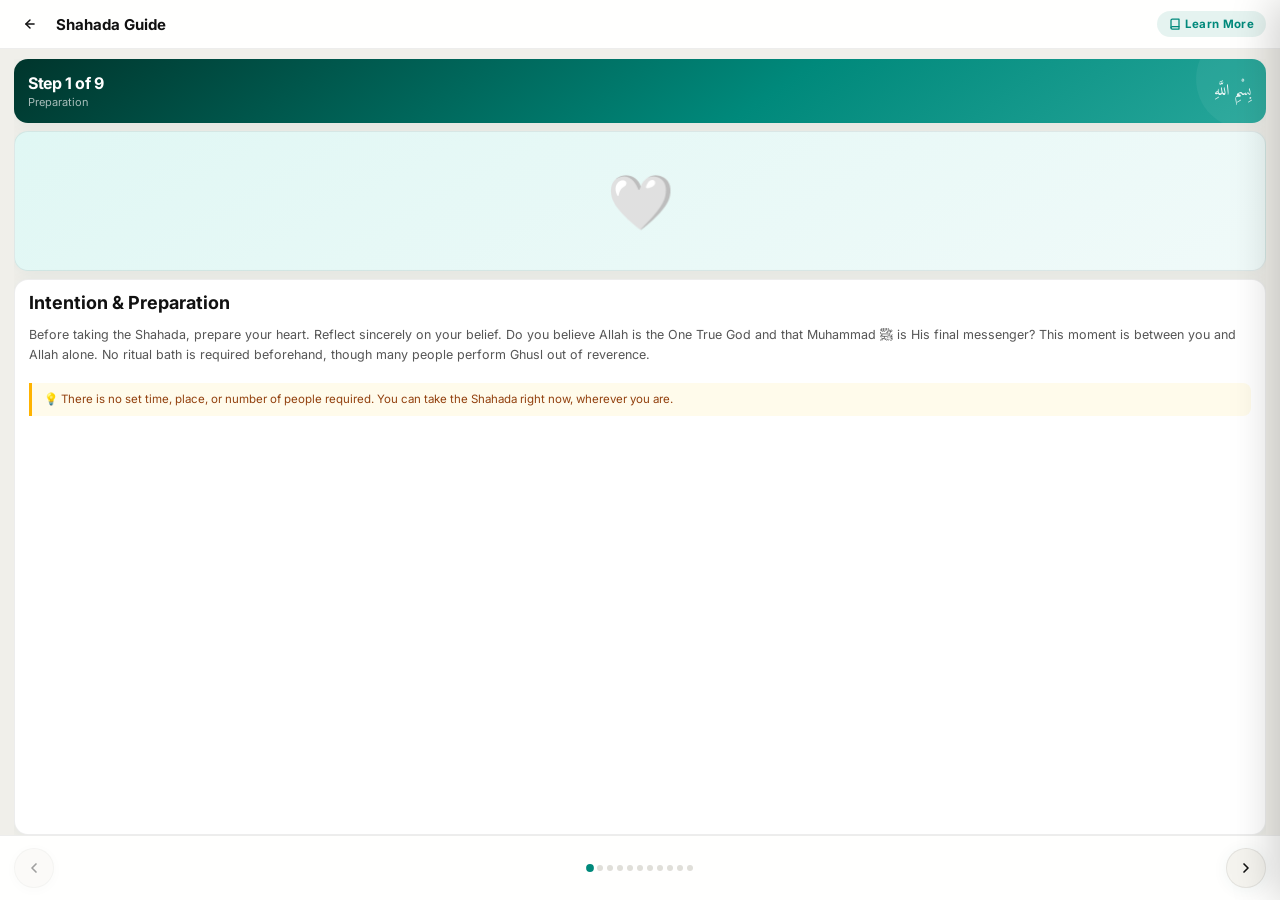
<file: web/guide/shahada.html>
<!DOCTYPE html>
<html lang="en" data-theme="light">
<head>
<script>
(function(){
  var isDark = window.matchMedia('(prefers-color-scheme:dark)').matches;
  try {
    var p = new URLSearchParams(window.location.search).get('theme');
    if (p) { isDark = p === 'dark'; }
    else { var g = localStorage.getItem('globalTheme'); if(g) isDark = g === 'dark'; }
  } catch(e){}
  document.documentElement.setAttribute('data-theme', isDark ? 'dark' : 'light');
})();
</script>
<meta charset="UTF-8"/>
<meta name="viewport" content="width=device-width, initial-scale=1.0, viewport-fit=cover, user-scalable=no"/>
<meta name="mobile-web-app-capable" content="yes"/>
<meta name="apple-mobile-web-app-capable" content="yes"/>
<meta name="apple-mobile-web-app-status-bar-style" content="black-translucent"/>
<title>Shahada Guide</title>
<link href="https://fonts.googleapis.com/css2?family=Amiri:wght@400;700&family=Inter:wght@400;500;600;700&display=swap" rel="stylesheet"/>
<style>
/* ── RESET ── */
*,*::before,*::after{box-sizing:border-box;margin:0;padding:0;-webkit-tap-highlight-color:transparent;}
html,body{height:100%;overflow:hidden;}
body{
  font-family:'Inter',sans-serif;
  -webkit-font-smoothing:antialiased;
  overscroll-behavior:none;
  user-select:none;-webkit-user-select:none;
}
/* Allow text selection inside the reference drawer */
.drawer,.drawer-scroll,.ref-card,.ref-arabic,.ref-translation,.ref-note,.mc-body,.cond-desc,.benefit-desc,.change-desc,.next-desc{
  user-select:text;-webkit-user-select:text;
}
button{font-family:'Inter',sans-serif;cursor:pointer;border:none;outline:none;background:none;}

.sr-only {
  position: absolute; width: 1px; height: 1px; padding: 0; margin: -1px;
  overflow: hidden; clip: rect(0, 0, 0, 0); border: 0;
}

/* ── TOKENS ── */
:root{
  --teal:#00897b;--teal-d:#00564e;--teal-l:#4db6ac;
  --gold:#ffb300;--gold-d:#c68200;
  --r:14px;--rp:100px;
  --sat:env(safe-area-inset-top,0px);
  --sab:env(safe-area-inset-bottom,0px);
}
[data-theme="light"]{
  --bg:#f0efea;--surf:#fff;--surf2:#f5f4ef;
  --bd:rgba(0,0,0,0.07);--bd2:rgba(0,0,0,0.04);
  --t1:#111;--t2:#555;--t3:#999;
  --hero:linear-gradient(145deg,#00352c 0%,#00897b 60%,#26a69a 100%);
  --nb:rgba(255,255,255,0.95);--nbl:blur(20px) saturate(1.8);
  --sh:0 2px 16px rgba(0,86,78,0.06);
  --pill:rgba(0,137,123,0.10);--pillt:#00564e;
  --tip:#fffbeb;--tipb:#ffb300;--tipt:#92400e;
  --dotbg:#e0dfd9;
  --abg:linear-gradient(150deg,#e0f7f4,#f0faf9);
  
  /* Additional tokens for Shahada drawer */
  --warn-bg:rgba(220,38,38,0.05);--warn-bd:rgba(220,38,38,0.18);--warn-t:#991b1b;
  --check-bg:rgba(0,137,123,0.06);--check-bd:rgba(0,137,123,0.2);
}
[data-theme="dark"]{
  --bg:#1e1e1e;--surf:#2c2c2c;--surf2:#353535;
  --bd:rgba(255,255,255,0.07);--bd2:rgba(255,255,255,0.04);
  --t1:#f0f0f0;--t2:#a0a0a0;--t3:#606060;
  --hero:linear-gradient(145deg,#181818 0%,#263532 60%,#1e2e2c 100%);
  --nb:rgba(28,28,28,0.95);--nbl:blur(20px) saturate(1.4);
  --sh:0 2px 16px rgba(0,0,0,0.40);
  --pill:rgba(77,182,172,0.14);--pillt:#4db6ac;
  --tip:rgba(255,179,0,0.07);--tipb:#ffb300;--tipt:#fcd34d;
  --dotbg:#444;
  --abg:linear-gradient(150deg,#1c2c2b,#1a2220);

  /* Additional tokens for Shahada drawer */
  --warn-bg:rgba(220,38,38,0.10);--warn-bd:rgba(220,38,38,0.25);--warn-t:#fca5a5;
  --check-bg:rgba(0,137,123,0.10);--check-bd:rgba(0,137,123,0.25);
}

html,body{height:100%;overflow:hidden;background:var(--bg);}
body{color:var(--t1);}

/* ── APP SHELL ── */
#app{
  position:fixed;inset:0;
  display:flex;flex-direction:column;
  background:var(--bg);color:var(--t1);
  transition:background var(--tr),color var(--tr);
}

/* ── TOPBAR ── */
.topbar{
  flex-shrink:0;padding:calc(var(--sat) + 8px) 14px 8px;
  background:var(--nb);backdrop-filter:var(--nbl);-webkit-backdrop-filter:var(--nbl);
  border-bottom:1px solid var(--bd);
  display:flex;align-items:center;justify-content:space-between;
}
.tb-left{display:flex;align-items:center;gap:10px;}
.tb-back{
  width:32px;height:32px;border-radius:50%;background:transparent;
  color:var(--t1);display:flex;align-items:center;justify-content:center;
}
.tb-back svg{width:14px;height:14px;}
.topbar-title{font-size:15px;font-weight:700;color:var(--t1);}
.tb-right{display:flex;align-items:center;gap:8px;}
.tb-refs-btn{
  font-size:11.5px;font-weight:700;letter-spacing:.03em;
  color:var(--teal);background:var(--pill);
  padding:6px 12px;border-radius:var(--rp);
  display:flex;align-items:center;gap:4px;
}
.tb-refs-btn svg{width:12px;height:12px;stroke-width:2.5;}

/* ── MAIN CONTENT ── */
.main{
  flex:1;display:flex;flex-direction:column;
  overflow:hidden;padding:10px 14px 0;
  gap:8px;
  min-height:0;
}

.hero-strip{
  background:var(--hero);border-radius:var(--r);
  padding:14px;display:flex;align-items:center;justify-content:space-between;
  position:relative;overflow:hidden;box-shadow:var(--sh);flex-shrink:0;
}
.hero-strip::before{
  content:'';position:absolute;top:-30px;right:-30px;
  width:100px;height:100px;border-radius:50%;
  background:rgba(255,255,255,0.05);
}
.hero-en{font-size:16px;font-weight:700;color:#fff;letter-spacing:-0.4px;}
.hero-sub{font-size:11px;color:rgba(255,255,255,0.65);margin-top:2px;}
.hero-ar{font-family:'Amiri',serif;font-size:16px;color:rgba(255,255,255,0.9);direction:rtl;}

/* ── AUDIO ANIMATIONS ── */
.anim-box{
  flex:0 0 140px;
  height:140px;
  min-height:140px;
  max-height:140px;
  background:var(--abg);
  border-radius:14px;
  border:1px solid var(--bd);
  display:flex;align-items:center;justify-content:center;
  position:relative;overflow:hidden;
  box-shadow:var(--sh);
}
.soundwave {
  display: flex; align-items: center; justify-content: center; gap: 8px;
  height: 60px;
}
.soundwave .bar {
  width: 6px; height: 12px; background: var(--teal); border-radius: 3px;
  transition: height 0.2s ease;
}
.audio-playing-anim .soundwave .bar {
  animation: wave 1s ease-in-out infinite;
}
.audio-playing-anim .soundwave .bar:nth-child(1) { animation-delay: 0.0s; }
.audio-playing-anim .soundwave .bar:nth-child(2) { animation-delay: 0.15s; }
.audio-playing-anim .soundwave .bar:nth-child(3) { animation-delay: 0.3s; }
.audio-playing-anim .soundwave .bar:nth-child(4) { animation-delay: 0.45s; }
.audio-playing-anim .soundwave .bar:nth-child(5) { animation-delay: 0.6s; }
@keyframes wave {
  0%, 100% { height: 12px; }
  50% { height: 48px; background: var(--teal-l); }
}

.interactive-text {
  cursor: pointer; position: relative; display: inline-flex; align-items: center; gap: 10px;
  padding: 6px 12px; margin: -6px -12px; border-radius: 10px;
  transition: background 0.2s, color 0.2s;
}
.interactive-text:active { background: var(--pill); }
.interactive-text svg { width: 22px; height: 22px; stroke: var(--teal); fill: none; stroke-width: 2; opacity: 0.4; transition: opacity 0.2s; flex-shrink: 0; }
.interactive-text:hover svg { opacity: 0.8; }
.audio-playing-text { color: var(--teal) !important; background: var(--pill); }
.audio-playing-text svg { opacity: 1 !important; stroke: var(--teal); stroke-width: 2.5; }

/* ── INFO PANEL ── */
.info-panel{
  flex:1;display:flex;flex-direction:column;
  background:var(--surf);
  border-radius:14px;border:1px solid var(--bd);
  overflow:hidden;
  box-shadow:var(--sh);
  min-height:0;
}
.info-scroll{
  flex:1;overflow-y:auto;overflow-x:hidden;
  -webkit-overflow-scrolling:touch;
  padding:12px 14px;
  display:flex;flex-direction:column;gap:10px;
  min-height:0;
  overscroll-behavior:contain;
}
.info-scroll::-webkit-scrollbar{width:3px;}
.info-scroll::-webkit-scrollbar-thumb{background:var(--dotbg);border-radius:3px;}

.step-ar{
  font-family:'Amiri',serif;font-size:2rem;line-height:1.7;
  color:var(--t1);direction:rtl;text-align:right;
}
.step-tr{
  font-size:13.5px;font-style:italic;color:var(--teal);
  font-weight:600;margin-top:2px;
}
.step-desc{font-size:12.5px;line-height:1.6;color:var(--t2);margin-top:2px;}
.step-tip{
  background:var(--tip);border-left:3px solid var(--tipb);
  border-radius:0 8px 8px 0;padding:8px 12px;
  font-size:11.5px;line-height:1.5;color:var(--tipt);margin-top:8px;
}

/* ── BOTTOM NAV ── */
.bot-nav{
  flex-shrink:0;display:flex;align-items:center;justify-content:space-between;
  padding:12px 14px calc(var(--sab) + 12px);
  background:var(--nb);backdrop-filter:var(--nbl);-webkit-backdrop-filter:var(--nbl);
  border-top:1px solid var(--bd);
}
.nav-btn{
  width:40px;height:40px;border-radius:50%;
  background:var(--surf2);border:1px solid var(--bd);
  display:flex;align-items:center;justify-content:center;
  color:var(--t1);box-shadow:var(--sh);
}
.nav-btn:disabled{opacity:0.4;pointer-events:none;}
.nav-btn svg{width:16px;height:16px;stroke-width:2.5;}
.dots{display:flex;gap:4px;}
.dot{width:6px;height:6px;border-radius:50%;background:var(--dotbg);transition:background 0.3s,transform 0.3s;}
.dot.active{background:var(--teal);transform:scale(1.3);}

/* ── SIDEBAR DRAWER ── */
.drawer-overlay{
  position:fixed;inset:0;z-index:600;
  background:rgba(0,0,0,0.42);
  backdrop-filter:blur(3px);
  opacity:0;pointer-events:none;
  transition:opacity 0.32s cubic-bezier(0.4,0,0.2,1);
}
.drawer-overlay.open{opacity:1;pointer-events:auto;}
.drawer{
  position:fixed;top:0;right:0;bottom:0;
  width:min(88vw,360px);z-index:601;
  background:var(--surf);
  border-left:1px solid var(--bd);
  display:flex;flex-direction:column;
  transform:translateX(100%);
  transition:transform 0.35s cubic-bezier(0.4,0,0.2,1);
  box-shadow:-8px 0 40px rgba(0,0,0,0.18);
}
.drawer.open{transform:translateX(0);}
.drawer-header{
  display:flex;align-items:center;justify-content:space-between;
  padding:calc(var(--sat) + 14px) 14px 14px;
  border-bottom:1px solid var(--bd);
  background:var(--surf);
}
.dh-title{font-size:15px;font-weight:700;color:var(--t1);}
.dh-close{
  width:30px;height:30px;border-radius:50%;background:var(--surf2);
  display:flex;align-items:center;justify-content:center;color:var(--t2);
}
.dh-close svg{width:14px;height:14px;stroke-width:2.5;}
.drawer-scroll{
  flex:1;overflow-y:auto;overflow-x:hidden;
  -webkit-overflow-scrolling:touch;
  padding:14px;display:flex;flex-direction:column;gap:16px;
  min-height:0;
  overscroll-behavior:contain;
}
.drawer-scroll::-webkit-scrollbar{width:3px;}
.drawer-scroll::-webkit-scrollbar-thumb{background:var(--dotbg);border-radius:3px;}

/* ── DRAWER CONTENT STYLES ── */
.sec-label{
  font-size:11px;font-weight:800;letter-spacing:.12em;text-transform:uppercase;
  color:var(--teal);margin-bottom:8px;display:flex;align-items:center;gap:8px;
}
.sec-label::after{content:'';flex:1;height:1px;background:var(--bd);}

/* Conditions List */
.cond-list{display:flex;flex-direction:column;gap:8px;}
.cond-item{
  display:flex;align-items:flex-start;gap:10px;
  background:var(--check-bg);border:1px solid var(--check-bd);
  border-radius:12px;padding:12px;
}
.cond-check{
  width:24px;height:24px;border-radius:50%;flex-shrink:0;margin-top:1px;
  background:linear-gradient(135deg,var(--teal-d),var(--teal));
  display:flex;align-items:center;justify-content:center;
}
.cond-check svg{width:12px;height:12px;stroke:#fff;stroke-width:2.5;fill:none;}
.cond-name{font-size:13px;font-weight:700;color:var(--t1);}
.cond-desc{font-size:11.5px;color:var(--t2);line-height:1.55;margin-top:3px;}

/* Misconceptions */
.mc-list{display:flex;flex-direction:column;gap:10px;}
.mc-card{
  border-radius:14px;overflow:hidden;border:1px solid var(--bd);box-shadow:var(--sh);
}
.mc-myth{
  display:flex;align-items:flex-start;gap:10px;
  background:var(--warn-bg);border-bottom:1px solid var(--warn-bd);
  padding:12px 14px;
}
.mc-myth-icon{font-size:15px;flex-shrink:0;margin-top:1px;}
.mc-myth-text{font-size:12.5px;font-weight:600;color:var(--warn-t);line-height:1.5;}
.mc-truth{
  background:var(--surf);padding:12px 14px;
  display:flex;align-items:flex-start;gap:10px;
}
.mc-truth-icon{font-size:15px;flex-shrink:0;margin-top:1px;}
.mc-body{font-size:12px;color:var(--t2);line-height:1.65;}

/* Ref Cards */
.refs-list{display:flex;flex-direction:column;gap:10px;}
.ref-card{
  border-radius:14px;border:1px solid var(--bd);overflow:hidden;
  box-shadow:var(--sh);
}
.ref-card.quran{background:linear-gradient(145deg,rgba(0,137,123,0.07),rgba(77,182,172,0.03));border-color:rgba(0,137,123,0.2);}
.ref-card.hadith{background:linear-gradient(145deg,rgba(255,179,0,0.06),rgba(255,195,50,0.02));border-color:rgba(255,179,0,0.2);}
.ref-header{display:flex;align-items:center;gap:8px;padding:10px 12px 6px;}
.ref-badge{font-size:9.5px;font-weight:800;letter-spacing:.08em;text-transform:uppercase;padding:3px 8px;border-radius:30px;}
.ref-badge.quran{background:rgba(0,137,123,0.14);color:var(--teal);}
.ref-badge.hadith{background:rgba(255,179,0,0.16);color:#a86a00;}
[data-theme="dark"] .ref-badge.hadith{color:#ffcf5c;}
.ref-source{font-size:11px;font-weight:600;color:var(--t3);margin-left:auto;}
.ref-arabic{
  font-family:'Amiri',serif;font-size:18px;line-height:1.8;
  color:var(--t1);direction:rtl;text-align:right;
  padding:6px 14px 10px;border-bottom:1px solid var(--bd2);
}
.ref-translation{font-size:12px;line-height:1.68;color:var(--t2);padding:9px 12px;font-style:italic;}

/* Benefits Grid */
.benefits-grid{display:grid;grid-template-columns:1fr 1fr;gap:8px;}
.benefit-card{
  background:var(--surf);border:1px solid var(--bd);border-radius:14px;
  padding:14px 12px;text-align:center;box-shadow:var(--sh);
  display:flex;flex-direction:column;align-items:center;gap:7px;
}
.benefit-icon{font-size:26px;}
.benefit-title{font-size:12px;font-weight:700;color:var(--t1);}
.benefit-desc{font-size:10.5px;color:var(--t2);line-height:1.5;}

/* Next Steps */
.next-steps{display:flex;flex-direction:column;gap:8px;}
.next-item{
  display:flex;align-items:center;gap:12px;
  background:var(--surf);border:1px solid var(--bd);border-radius:12px;
  padding:12px 14px;box-shadow:var(--sh);
}
.next-num{
  width:32px;height:32px;border-radius:50%;flex-shrink:0;font-size:13px;font-weight:700;
  background:linear-gradient(135deg,rgba(0,137,123,0.15),rgba(77,182,172,0.08));
  border:1px solid rgba(0,137,123,0.25);
  color:var(--teal);display:flex;align-items:center;justify-content:center;
}
.next-title{font-size:13px;font-weight:700;color:var(--t1);}
.next-desc{font-size:11px;color:var(--t3);line-height:1.4;margin-top:2px;}

/* Completion Banner */
.complete-banner{
  border-radius:14px;overflow:hidden;
  background:var(--hero);box-shadow:0 6px 32px rgba(0,137,123,0.25);
  padding:20px 14px;text-align:center;position:relative;
}
.cb-icon{font-size:44px;display:block;}
.cb-title{font-family:'Amiri',serif;font-size:1.4rem;font-weight:700;color:#fff;margin:8px 0 4px;}
.cb-sub{font-size:12px;color:rgba(255,255,255,0.7);line-height:1.6;}
.cb-arabic{font-family:'Amiri',serif;font-size:1.5rem;color:rgba(255,255,255,0.9);margin-top:12px;direction:rtl;}

/* Fade animation for info panel */
.fade-in{animation:fadeIn 0.25s ease forwards;}
@keyframes fadeIn{from{opacity:0;transform:translateY(4px);}to{opacity:1;transform:none;}}


</style>
</head>
<body>

<div id="app">
  <header class="topbar">
    <div class="tb-left">
      <button class="tb-back" onclick="if(window.parent!==window){window.parent.postMessage('close-iframe','*')}else{window.location.href='./index.html'}" aria-label="Go back">
        <svg viewBox="0 0 24 24" fill="none" stroke="currentColor" stroke-width="2.5" stroke-linecap="round" stroke-linejoin="round">
          <line x1="19" y1="12" x2="5" y2="12"/><polyline points="12 19 5 12 12 5"/>
        </svg>
      </button>
      <span class="topbar-title">Shahada Guide</span>
    </div>
    <div class="tb-right">
      <button class="tb-refs-btn" onclick="toggleDrawer()" aria-label="Knowledge & Misconceptions">
        <svg viewBox="0 0 24 24" fill="none" stroke="currentColor" stroke-linecap="round" stroke-linejoin="round"><path d="M4 19.5A2.5 2.5 0 0 1 6.5 17H20"></path><path d="M6.5 2H20v20H6.5A2.5 2.5 0 0 1 4 19.5v-15A2.5 2.5 0 0 1 6.5 2z"></path></svg>
        Learn More
      </button>
    </div>
  </header>

  <main class="main" id="mainArea">
    <div id="pageContent" style="display:flex;flex-direction:column;height:100%;min-height:0;"></div>
  </main>

  <nav class="bot-nav">
    <button class="nav-btn" id="btnPrev" onclick="go(-1)" aria-label="Previous step">
      <svg viewBox="0 0 24 24" fill="none" stroke="currentColor" stroke-linecap="round" stroke-linejoin="round"><polyline points="15 18 9 12 15 6"/></svg>
    </button>
    <div class="dots" id="dotsContainer"></div>
    <button class="nav-btn" id="btnNext" onclick="go(1)" aria-label="Next step">
      <svg viewBox="0 0 24 24" fill="none" stroke="currentColor" stroke-linecap="round" stroke-linejoin="round"><polyline points="9 18 15 12 9 6"/></svg>
    </button>
  </nav>
</div>

<!-- ── DRAWER ── -->
<div class="drawer-overlay" id="drawerOverlay" onclick="toggleDrawer()"></div>
<div class="drawer" id="drawer">
  <div class="drawer-header">
    <div class="dh-title">Knowledge & Details</div>
    <button class="dh-close" onclick="toggleDrawer()">
      <svg viewBox="0 0 24 24" fill="none" stroke="currentColor" stroke-linecap="round" stroke-linejoin="round"><line x1="18" y1="6" x2="6" y2="18"/><line x1="6" y1="6" x2="18" y2="18"/></svg>
    </button>
  </div>
  <div class="drawer-scroll" id="drawerScroll">
    
    <div class="sec-label">Conditions</div>
    <div class="cond-list">
      <div class="cond-item">
        <div class="cond-check"><svg viewBox="0 0 24 24"><polyline points="20 6 9 17 4 12"/></svg></div>
        <div>
          <div class="cond-name">1. ʿIlm (Knowledge)</div>
          <div class="cond-desc">Knowing what the Shahada means — negating false deities and affirming Allah.</div>
        </div>
      </div>
      <div class="cond-item">
        <div class="cond-check"><svg viewBox="0 0 24 24"><polyline points="20 6 9 17 4 12"/></svg></div>
        <div>
          <div class="cond-name">2. Yaqīn (Certainty)</div>
          <div class="cond-desc">The heart must be free of doubt regarding Allah's oneness.</div>
        </div>
      </div>
      <div class="cond-item">
        <div class="cond-check"><svg viewBox="0 0 24 24"><polyline points="20 6 9 17 4 12"/></svg></div>
        <div>
          <div class="cond-name">3. Qabūl (Acceptance)</div>
          <div class="cond-desc">Accepting all the requirements of Islam without rejection.</div>
        </div>
      </div>
      <div class="cond-item">
        <div class="cond-check"><svg viewBox="0 0 24 24"><polyline points="20 6 9 17 4 12"/></svg></div>
        <div>
          <div class="cond-name">4. Inqiyād (Submission)</div>
          <div class="cond-desc">Acting on the requirements by following Allah's commands.</div>
        </div>
      </div>
      <div class="cond-item">
        <div class="cond-check"><svg viewBox="0 0 24 24"><polyline points="20 6 9 17 4 12"/></svg></div>
        <div>
          <div class="cond-name">5. Ṣidq (Truthfulness)</div>
          <div class="cond-desc">Declaring it sincerely from the heart, not just the tongue.</div>
        </div>
      </div>
      <div class="cond-item">
        <div class="cond-check"><svg viewBox="0 0 24 24"><polyline points="20 6 9 17 4 12"/></svg></div>
        <div>
          <div class="cond-name">6. Ikhlāṣ (Sincerity)</div>
          <div class="cond-desc">Doing it purely for Allah, not for marriage or social status.</div>
        </div>
      </div>
      <div class="cond-item">
        <div class="cond-check"><svg viewBox="0 0 24 24"><polyline points="20 6 9 17 4 12"/></svg></div>
        <div>
          <div class="cond-name">7. Maḥabbah (Love)</div>
          <div class="cond-desc">Loving this testimony, Allah, and His Messenger ﷺ above all.</div>
        </div>
      </div>
    </div>

    <div class="sec-label">Misconceptions</div>
    <div class="mc-list">
      <div class="mc-card">
        <div class="mc-myth"><span class="mc-myth-icon">❌</span><div class="mc-myth-text">"I need to change my name"</div></div>
        <div class="mc-truth"><span class="mc-truth-icon">✅</span><div class="mc-body">Changing your name is not required unless it contradicts Islam (e.g., a name meaning "servant of an idol").</div></div>
      </div>
      <div class="mc-card">
        <div class="mc-myth"><span class="mc-myth-icon">❌</span><div class="mc-myth-text">"I must be perfect first"</div></div>
        <div class="mc-truth"><span class="mc-truth-icon">✅</span><div class="mc-body">Islam begins with faith, not perfection. You don't need to stop all bad habits before taking the Shahada.</div></div>
      </div>
      <div class="mc-card">
        <div class="mc-myth"><span class="mc-myth-icon">❌</span><div class="mc-myth-text">"I have to go to a mosque"</div></div>
        <div class="mc-truth"><span class="mc-truth-icon">✅</span><div class="mc-body">The Shahada can be taken anywhere — at home, alone, in private. A mosque or witnesses are Sunnah, not obligatory.</div></div>
      </div>
      <div class="mc-card">
        <div class="mc-myth"><span class="mc-myth-icon">❌</span><div class="mc-myth-text">"Muslims worship Muhammad ﷺ"</div></div>
        <div class="mc-truth"><span class="mc-truth-icon">✅</span><div class="mc-body">Muslims do not worship him. He is the final prophet and a human being. Allah alone is worshipped.</div></div>
      </div>
    </div>

    <div class="sec-label">What Changes</div>
    <div class="benefits-grid">
      <div class="benefit-card">
        <div class="benefit-icon">🕊️</div>
        <div class="benefit-title">Forgiveness</div>
        <div class="benefit-desc">Every sin before Islam is erased completely.</div>
      </div>
      <div class="benefit-card">
        <div class="benefit-icon">🌟</div>
        <div class="benefit-title">Purpose</div>
        <div class="benefit-desc">Life gains clear meaning to serve Allah.</div>
      </div>
      <div class="benefit-card">
        <div class="benefit-icon">🤝</div>
        <div class="benefit-title">Brotherhood</div>
        <div class="benefit-desc">Instant family of 1.8 billion Muslims globally.</div>
      </div>
      <div class="benefit-card">
        <div class="benefit-icon">🕊️</div>
        <div class="benefit-title">Obligations</div>
        <div class="benefit-desc">Salah and other pillars become your duty.</div>
      </div>
    </div>

    <div class="sec-label">Quran & Hadith</div>
    <div class="refs-list">
      <div class="ref-card hadith">
        <div class="ref-header">
          <span class="ref-badge hadith">📜 Hadith</span>
          <span class="ref-source">Muslim</span>
        </div>
        <div class="ref-arabic">مَنْ قَالَ لَا إِلٰهَ إِلَّا اللَّهُ مُخْلِصًا مِنْ قَلْبِهِ دَخَلَ الْجَنَّةَ</div>
        <div class="ref-translation">"Whoever says lā ilāha illallāh with sincerity from his heart shall enter Paradise."</div>
      </div>
      <div class="ref-card quran">
        <div class="ref-header">
          <span class="ref-badge quran">📖 Qurʾān</span>
          <span class="ref-source">39:53</span>
        </div>
        <div class="ref-arabic">قُلْ يَا عِبَادِيَ الَّذِينَ أَسْرَفُوا عَلَىٰ أَنفُسِهِمْ لَا تَقْنَطُوا مِن رَّحْمَةِ اللَّهِ</div>
        <div class="ref-translation">"Say: 'O My servants who have transgressed against themselves — do not despair of the mercy of Allah. Indeed, Allah forgives all sins.'"</div>
      </div>
      <div class="ref-card hadith">
        <div class="ref-header">
          <span class="ref-badge hadith">📜 Hadith</span>
          <span class="ref-source">Muslim</span>
        </div>
        <div class="ref-arabic">الْإِسْلَامُ يَهْدِمُ مَا كَانَ قَبْلَهُ</div>
        <div class="ref-translation">"Islam wipes out whatever (sins) came before it."</div>
      </div>
    </div>

    <div class="sec-label">Next Steps</div>
    <div class="next-steps">
      <div class="next-item"><div class="next-num">1</div><div><div class="next-title">Learn Salah (Prayer)</div><div class="next-desc">Start with Fajr and learn gradually.</div></div></div>
      <div class="next-item"><div class="next-num">2</div><div><div class="next-title">Learn Wudu</div><div class="next-desc">Required purification before prayer.</div></div></div>
      <div class="next-item"><div class="next-num">3</div><div><div class="next-title">Connect with a Mosque</div><div class="next-desc">Find community and guidance.</div></div></div>
    </div>

  </div>
</div>

<script>
function getSoundwaveSVG() {
  return `
    <div class="soundwave">
      <div class="bar"></div>
      <div class="bar"></div>
      <div class="bar"></div>
      <div class="bar"></div>
      <div class="bar"></div>
    </div>
  `;
}

const speakerIcon = `<svg viewBox="0 0 24 24"><polygon points="11 5 6 9 2 9 2 15 6 15 11 19 11 5"></polygon><path d="M15.54 8.46a5 5 0 0 1 0 7.07"></path><path d="M19.07 4.93a10 10 0 0 1 0 14.14"></path></svg>`;

const steps = [
  {
    title: "Intention & Preparation",
    trans: "",
    arabic: "",
    desc: "Before taking the Shahada, prepare your heart. Reflect sincerely on your belief. Do you believe Allah is the One True God and that Muhammad ﷺ is His final messenger? This moment is between you and Allah alone. No ritual bath is required beforehand, though many people perform Ghusl out of reverence.",
    tip: "💡 There is no set time, place, or number of people required. You can take the Shahada right now, wherever you are.",
    audioAr: null,
    audioEn: null,
    svgFn: () => `<div style="font-size:54px;">🤍</div>`
  },
  {
    title: "I bear witness",
    trans: "Ash-hadu",
    arabic: "أَشْهَدُ",
    desc: "A personal, first-person commitment — I testify.",
    audioAr: "voice/ashadu.mp3",
    audioEn: "voice/ashadu_en.wav",
    svgFn: () => getSoundwaveSVG()
  },
  {
    title: "that there is no",
    trans: "an lā",
    arabic: "أَنْ لَا",
    desc: "Negating all false deities.",
    audioAr: "voice/an_la.mp3",
    audioEn: "voice/an_la_en.wav",
    svgFn: () => getSoundwaveSVG()
  },
  {
    title: "deity (worthy of worship)",
    trans: "ilāha",
    arabic: "إِلٰهَ",
    desc: "Any object of worship.",
    audioAr: "voice/ilaha.mp3",
    audioEn: "voice/ilaha_en.wav",
    svgFn: () => getSoundwaveSVG()
  },
  {
    title: "except Allah",
    trans: "illallāh",
    arabic: "إِلَّا اللَّهُ",
    desc: "Affirming Allah alone is the true God.",
    audioAr: "voice/illallah.mp3",
    audioEn: "voice/illallah_en.wav",
    svgFn: () => getSoundwaveSVG()
  },
  {
    title: "and I bear witness",
    trans: "wa ash-hadu",
    arabic: "وَأَشْهَدُ",
    desc: "The second part of the testimony.",
    audioAr: "voice/wa_ashadu.mp3",
    audioEn: "voice/wa_ashadu_en.wav",
    svgFn: () => getSoundwaveSVG()
  },
  {
    title: "that",
    trans: "anna",
    arabic: "أَنَّ",
    desc: "Confirming the truth of what follows.",
    audioAr: "voice/anna.mp3",
    audioEn: "voice/anna_en.wav",
    svgFn: () => getSoundwaveSVG()
  },
  {
    title: "Muhammad ﷺ",
    trans: "Muḥammadan",
    arabic: "مُحَمَّدًا",
    desc: "The final Messenger.",
    audioAr: "voice/muhammadan.mp3",
    audioEn: "voice/muhammadan_en.wav",
    svgFn: () => getSoundwaveSVG()
  },
  {
    title: "is the Messenger of Allah",
    trans: "rasūlullāh",
    arabic: "رَسُولُ اللَّهِ",
    desc: "Affirming his prophethood.",
    audioAr: "voice/rasulullah.mp3",
    audioEn: "voice/rasulullah_en.wav",
    svgFn: () => getSoundwaveSVG()
  },
  {
    title: "The Complete Shahada",
    trans: "Ash-hadu an lā ilāha illallāh, wa ash-hadu anna Muḥammadan rasūlullāh",
    arabic: "أَشْهَدُ أَنْ لَا إِلٰهَ إِلَّا اللَّهُ وَأَشْهَدُ أَنَّ مُحَمَّدًا رَسُولُ اللَّهِ",
    desc: "Now say the complete Shahada clearly and with full conviction from your heart.",
    audioAr: "voice/full_shahada.mp3",
    audioEn: "voice/full_shahada_en.wav",
    svgFn: () => getSoundwaveSVG()
  },
  {
    title: "Du'a & Complete",
    trans: "Rabbi-j'alni muqima as-salati...",
    arabic: "رَبِّ اجْعَلْنِي مُقِيمَ الصَّلَاةِ...",
    desc: "After the Shahada, raise your hands and make duʿāʾ (supplication) to Allah. Ask for firmness in your faith and forgiveness of all past sins.",
    tip: "💡 \"My Lord, make me an establisher of prayer, and [many] from my descendants. Our Lord, and accept my supplication.\" — Quran 14:40",
    audioAr: null,
    audioEn: null,
    svgFn: () => `<div style="font-size:54px;">🤲</div>`
  }
];

let current = 0;
let currentAudio = null;

function render() {
  const contentDiv = document.getElementById('pageContent');
  const s = steps[current];

  // Dots
  const dotsContainer = document.getElementById('dotsContainer');
  dotsContainer.innerHTML = steps.map((_, i) => `<div class="dot ${i === current ? 'active' : ''}"></div>`).join('');
  
  document.getElementById('btnPrev').disabled = current === 0;
  document.getElementById('btnNext').disabled = current === steps.length - 1;

  // Completion screen vs normal step
  if (current === steps.length - 1) {
    contentDiv.innerHTML = `
      <div style="display:flex;flex-direction:column;gap:8px;flex:1;overflow:hidden;min-height:0;justify-content:center;">
        <div class="complete-banner fade-in">
          <span class="cb-icon">🌙</span>
          <div class="cb-title">Marhaban bika</div>
          <div class="cb-sub">Welcome to Islam. You have taken the greatest step a human being can take.</div>
          <div class="cb-arabic">مَرْحَبًا بِكَ فِي الإِسْلَامِ</div>
        </div>
        <div class="info-panel fade-in" style="flex:none;margin-top:10px;">
          <div class="info-scroll" style="max-height:180px;">
            <div style="font-size:14px;font-weight:700;color:var(--t1);">What's Next?</div>
            <div class="step-desc">${s.desc}</div>
            ${s.tip ? `<div class="step-tip">${s.tip}</div>` : ''}
          </div>
        </div>
      </div>
    `;
    return;
  }

  // Normal steps
  contentDiv.innerHTML = `
    <div style="display:flex;flex-direction:column;gap:8px;flex:1;overflow:hidden;min-height:0;">
      <div class="hero-strip">
        <div>
          <div class="hero-en">${current === 0 ? 'Step 1' : 'Word ' + current} of ${steps.length - 2}</div>
          <div class="hero-sub">${current === 0 ? 'Preparation' : 'Pronunciation'}</div>
        </div>
        ${s.arabic ? `<div class="hero-ar">${s.arabic}</div>` : `<div class="hero-ar">بِسْمِ اللَّهِ</div>`}
      </div>

      <div class="anim-box fade-in" id="animBox">
        ${s.svgFn()}
      </div>

      <div class="info-panel fade-in">
        <div class="info-scroll">
          ${s.arabic ? `<div class="step-ar ${s.audioAr ? 'interactive-text' : ''}" ${s.audioAr ? `onclick="playAudio('${s.audioAr}', this)"` : ''}>${s.arabic} ${s.audioAr ? speakerIcon : ''}</div>` : ''}
          <div style="font-size:18px;font-weight:700;color:var(--t1);" class="${s.audioEn ? 'interactive-text' : ''}" ${s.audioEn ? `onclick="playAudio('${s.audioEn}', this)"` : ''}>${s.title} ${s.audioEn ? speakerIcon : ''}</div>
          ${s.trans ? `<div class="step-tr">"${s.trans}"</div>` : ''}
          <div class="step-desc">${s.desc}</div>
          ${s.tip ? `<div class="step-tip">${s.tip}</div>` : ''}
        </div>
      </div>
    </div>
  `;
}

function playAudio(src, container) {
  if (currentAudio) {
    currentAudio.pause();
    currentAudio.currentTime = 0;
  }
  
  // Reset all other visual indicators
  document.querySelectorAll('.audio-playing-text').forEach(el => el.classList.remove('audio-playing-text'));
  const animBox = document.getElementById('animBox');
  if(animBox) animBox.classList.remove('audio-playing-anim');
  
  // Add animation class to the tapped text and the soundwave box
  container.classList.add('audio-playing-text');
  if(animBox && animBox.querySelector('.soundwave')) {
    animBox.classList.add('audio-playing-anim');
  }
  
  currentAudio = new Audio(src);
  currentAudio.play().catch(e => {
    console.log("Audio play failed or file missing:", e);
    // Remove class quickly if it fails to load
    setTimeout(() => {
      container.classList.remove('audio-playing-text');
      if(animBox) animBox.classList.remove('audio-playing-anim');
    }, 500);
  });
  
  currentAudio.onended = () => {
    container.classList.remove('audio-playing-text');
    if(animBox) animBox.classList.remove('audio-playing-anim');
  };
}

function go(dir) {
  if (currentAudio) {
    currentAudio.pause();
    currentAudio = null;
  }
  // Remove animation state when navigating
  document.querySelectorAll('.audio-playing-text').forEach(el => el.classList.remove('audio-playing-text'));
  const animBox = document.getElementById('animBox');
  if(animBox) animBox.classList.remove('audio-playing-anim');
  const next = current + dir;
  if (next >= 0 && next < steps.length) {
    current = next;
    render();
  }
}

// Drawer
function toggleDrawer(){
  const o = document.getElementById('drawerOverlay');
  const d = document.getElementById('drawer');
  const isO = d.classList.contains('open');
  if(isO){
    d.classList.remove('open');
    o.classList.remove('open');
  }else{
    d.classList.add('open');
    o.classList.add('open');
  }
}

// Swipe — blocked when drawer is open
let tx = 0;
function isDrawerOpen(){ return document.getElementById('drawer').classList.contains('open'); }
document.getElementById('mainArea').addEventListener('touchstart', e => {
  if(isDrawerOpen()) return;
  tx = e.touches[0].clientX;
}, {passive:true});
document.getElementById('mainArea').addEventListener('touchend', e => {
  if(isDrawerOpen()) return;
  const dx = e.changedTouches[0].clientX - tx;
  if (Math.abs(dx) > 65) { dx < 0 ? go(1) : go(-1); }
}, {passive:true});

// Key nav
window.addEventListener('keydown', e => {
  if(isDrawerOpen()){
    if(e.key === 'Escape') toggleDrawer();
    return;
  }
  if(e.key === 'ArrowRight') go(1);
  if(e.key === 'ArrowLeft') go(-1);
});

// Init
render();

// Dark mode listener for if it's set from index
let isDark = window.matchMedia('(prefers-color-scheme:dark)').matches;
try {
  const urlParams = new URLSearchParams(window.location.search);
  const themeParam = urlParams.get('theme');
  if (themeParam) {
    isDark = themeParam === 'dark';
  } else {
    const g = localStorage.getItem('globalTheme');
    if(g) isDark = g === 'dark';
  }
} catch(e){}
document.documentElement.setAttribute('data-theme', isDark ? 'dark' : 'light');

window.addEventListener('message', (e) => {
  if (e.data && e.data.type === 'set-theme') {
    document.documentElement.setAttribute('data-theme', e.data.theme);
  }
});
</script>
</body>
</html>
</file>
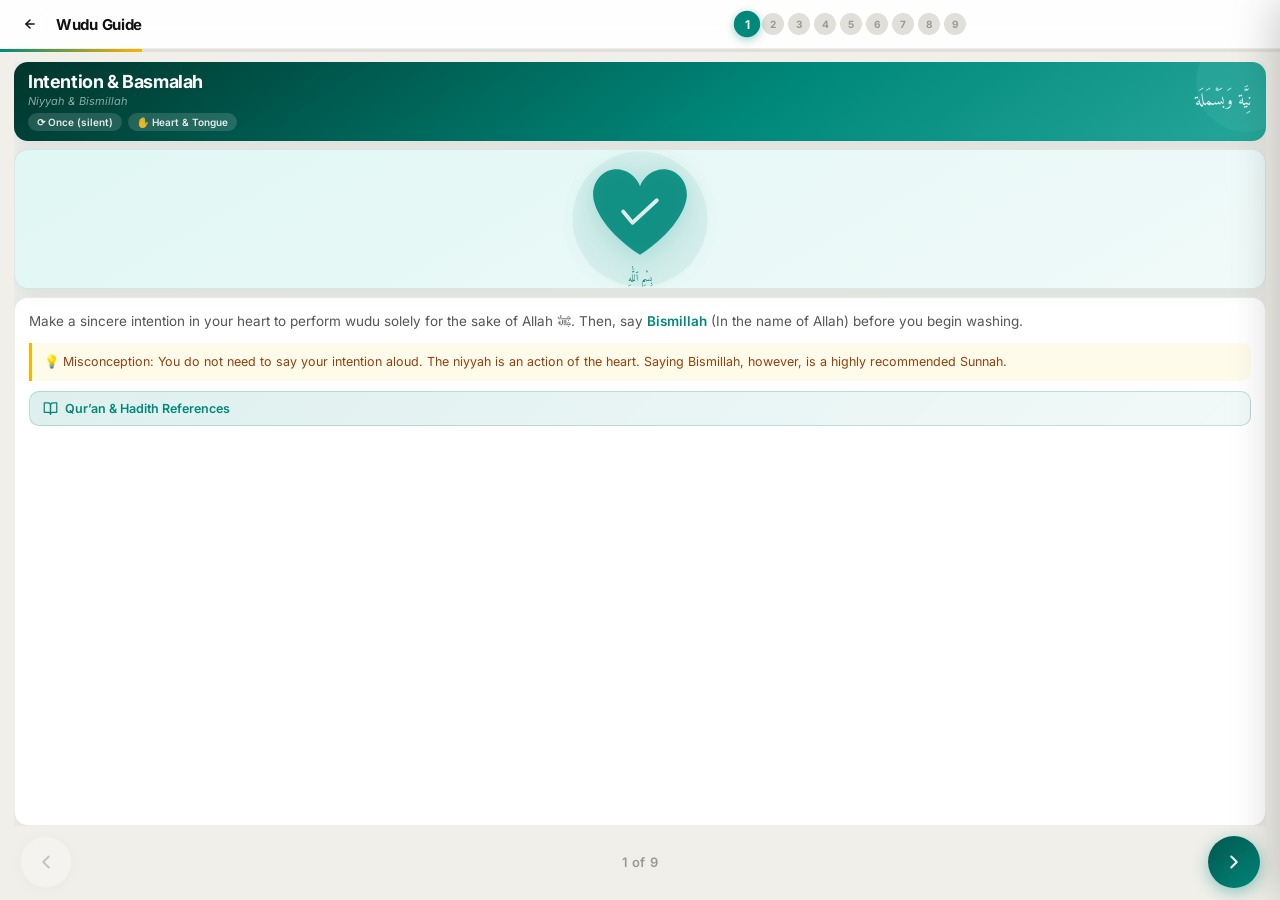
<file: web/guide/wudu.html>
<!DOCTYPE html>
<html lang="en" data-theme="light">
<head>
<script>
(function(){
  var isDark = window.matchMedia('(prefers-color-scheme:dark)').matches;
  try {
    var p = new URLSearchParams(window.location.search).get('theme');
    if (p) { isDark = p === 'dark'; }
    else { var g = localStorage.getItem('globalTheme'); if(g) isDark = g === 'dark'; }
  } catch(e){}
  document.documentElement.setAttribute('data-theme', isDark ? 'dark' : 'light');
})();
</script>
<meta charset="UTF-8"/>
<meta name="viewport" content="width=device-width, initial-scale=1.0, viewport-fit=cover, user-scalable=no"/>
<meta name="mobile-web-app-capable" content="yes"/>
<meta name="apple-mobile-web-app-capable" content="yes"/>
<meta name="apple-mobile-web-app-status-bar-style" content="black-translucent"/>
<title>Wudu Guide</title>
<link href="https://fonts.googleapis.com/css2?family=Amiri:wght@400;700&family=Inter:wght@300;400;500;600;700&display=swap" rel="stylesheet"/>
<link rel="stylesheet" href="https://cdnjs.cloudflare.com/ajax/libs/font-awesome/6.4.0/css/all.min.css"/>
<style>
*,*::before,*::after{box-sizing:border-box;margin:0;padding:0;-webkit-tap-highlight-color:transparent;}
html,body{height:100%;overflow:hidden;background:var(--bg);}
body{
  font-family:'Inter',sans-serif;
  -webkit-font-smoothing:antialiased;
  overscroll-behavior:none;
  user-select:none;-webkit-user-select:none;
}
/* Allow text selection inside the reference drawer */
.drawer,.drawer-scroll,.ref-card,.ref-arabic,.ref-translation,.ref-note{
  user-select:text;-webkit-user-select:text;
}
button{font-family:'Inter',sans-serif;cursor:pointer;border:none;outline:none;background:none;}

/* Accessibility: Screen-reader only class */
.sr-only {
  position: absolute;
  width: 1px;
  height: 1px;
  padding: 0;
  margin: -1px;
  overflow: hidden;
  clip: rect(0, 0, 0, 0);
  border: 0;
}

/* ── TOKENS ── */
:root{
  --teal:#00897b;--teal-d:#00564e;--teal-l:#4db6ac;
  --gold:#ffb300;
  --r:16px;--rp:100px;
  --tr:0.28s cubic-bezier(0.4,0,0.2,1);
  --sat:env(safe-area-inset-top,0px);
  --sab:env(safe-area-inset-bottom,0px);
}
[data-theme="light"]{
  --bg:#f0efea;--surf:#fff;--surf2:#f5f4ef;
  --bd:rgba(0,0,0,0.07);--bd2:rgba(0,0,0,0.05);
  --t1:#111;--t2:#555;--t3:#999;
  --hero:linear-gradient(145deg,#00352c 0%,#00897b 60%,#26a69a 100%);
  --nb:rgba(255,255,255,0.94);--nbl:blur(20px) saturate(1.8);
  --sh:0 2px 16px rgba(0,86,78,0.10);
  --pill:rgba(0,137,123,0.10);--pillt:#00564e;
  --tip:#fffbeb;--tipb:#ffb300;--tipt:#92400e;
  --dotbg:#e0dfd9;--dotd:#b2ece5;
  --tgbg:#e0dfd9;
  --abg:linear-gradient(150deg,#e0f7f4,#f0faf9);
}
[data-theme="dark"]{
  --bg:#222;--surf:#2c2c2c;--surf2:#353535;
  --bd:rgba(255,255,255,0.07);--bd2:rgba(255,255,255,0.04);
  --t1:#f0f0f0;--t2:#a0a0a0;--t3:#606060;
  --hero:linear-gradient(145deg,#181818 0%,#263532 60%,#1e2e2c 100%);
  --nb:rgba(30,30,30,0.94);--nbl:blur(20px) saturate(1.4);
  --sh:0 2px 16px rgba(0,0,0,0.40);
  --pill:rgba(77,182,172,0.14);--pillt:#4db6ac;
  --tip:rgba(255,179,0,0.07);--tipb:#ffb300;--tipt:#fcd34d;
  --dotbg:#383838;--dotd:#1a3330;
  --tgbg:#383838;
  --abg:linear-gradient(150deg,#1c2c2b,#1a2220);
}

/* ── APP SHELL ── */
#app{
  position:fixed;inset:0;
  display:flex;flex-direction:column;
  background:var(--bg);color:var(--t1);
  transition:background var(--tr),color var(--tr);
}

/* ── TOPBAR — 3-Column Mobile Safe Layout ── */
.topbar{
  flex-shrink:0;
  padding:calc(var(--sat) + 8px) 14px 8px;
  background:var(--nb);
  backdrop-filter:var(--nbl);-webkit-backdrop-filter:var(--nbl);
  border-bottom:1px solid var(--bd);
  display:flex;align-items:center;justify-content:space-between;
  gap:8px;
  z-index:200;
  transition:background var(--tr),border-color var(--tr);
}

.tb-left, .tb-right { display:flex; align-items:center; flex:1; }
.tb-left { gap:10px; justify-content:flex-start; }
.tb-right { justify-content:flex-end; }
.tb-center { display:flex; justify-content:center; flex:2; }

/* Back Arrow Button (No backgrounds or hover effects) */
.tb-back {
  width:clamp(26px, 6vw, 32px); height:clamp(26px, 6vw, 32px); border-radius:50%;
  background:transparent; border:none;
  color:var(--t1);
  display:flex; align-items:center; justify-content:center;
  flex-shrink:0; outline: none;
}
.tb-back svg { width:clamp(12px, 3.5vw, 14px); height:clamp(12px, 3.5vw, 14px); }

/* left: step dots */
.step-dots{display:flex;gap:4px;align-items:center;}
.step-dot{
  width:22px;height:22px;border-radius:50%;
  font-size:10px;font-weight:700;
  display:flex;align-items:center;justify-content:center;
  transition:all 0.22s;color:var(--t3);
  background:var(--dotbg);
  flex-shrink:0;
}
.step-dot.done{background:var(--dotd);color:var(--teal);}
.step-dot.active{
  background:var(--teal);color:#fff;
  transform:scale(1.2);
  box-shadow:0 2px 8px rgba(0,137,123,0.40);
}

/* title */
.topbar-title{
  font-size:15px;font-weight:700;letter-spacing:-0.3px;
  color:var(--t1);white-space:nowrap;
  transition:color var(--tr);
}

/* right: theme toggle (Quran.html style) */
/* Mobile safe hide for title */
@media (max-width: 400px) {
  .topbar-title { display: none; }
  .step-dot { width: 20px; height: 20px; font-size: 9px; }
  .tb-center { flex: 3; }
}

/* progress bar — ultra-thin under topbar */
.prog-track{
  flex-shrink:0;height:3px;background:var(--dotbg);
  transition:background var(--tr);
}
.prog-fill{
  height:100%;
  background:linear-gradient(90deg,var(--teal),var(--gold));
  transition:width 0.45s cubic-bezier(0.4,0,0.2,1);
}

/* ── MAIN CONTENT — no scroll, fills space ── */
.main{
  flex:1;display:flex;flex-direction:column;
  overflow:hidden;padding:10px 14px 0;
  gap:8px;
  min-height:0; /* prevent flex overflow on some browsers */
}

/* Hero strip — compact horizontal bar */
.hero-strip{
  flex-shrink:0;
  background:var(--hero);
  border-radius:14px;
  padding:10px 14px;
  display:flex;align-items:center;justify-content:space-between;
  gap:10px;
  position:relative;overflow:hidden;
  box-shadow:var(--sh);
}
.hero-strip::before{
  content:'';position:absolute;
  top:-30px;right:-30px;width:100px;height:100px;
  border-radius:50%;background:rgba(255,255,255,0.05);
}
.hero-en{font-size:18px;font-weight:700;color:#fff;letter-spacing:-0.4px;line-height:1.1;}
.hero-sub{font-size:11px;color:rgba(255,255,255,0.55);font-style:italic;margin-top:2px;}
.hero-ar{font-family:'Amiri',serif;font-size:17px;color:rgba(255,255,255,0.85);direction:rtl;line-height:1.3;flex-shrink:0;}
.hero-chips{display:flex;gap:6px;margin-top:5px;flex-wrap:wrap;}
.hero-chip{
  background:rgba(255,255,255,0.14);
  border-radius:var(--rp);padding:3px 9px;
  font-size:10px;font-weight:600;color:rgba(255,255,255,0.88);
  white-space:nowrap;
}

/* ── ANIMATION BOX ── */
.anim-box{
  flex:0 0 140px; /* fixed height so it never collapses or grows */
  height:140px;
  min-height:140px;
  max-height:140px;
  background:var(--abg);
  border-radius:14px;
  border:1px solid var(--bd);
  display:flex;align-items:center;justify-content:center;
  position:relative;overflow:hidden;
  box-shadow:var(--sh);
}
.anim-box::before{
  content:'';position:absolute;
  width:160px;height:160px;border-radius:50%;
  background:radial-gradient(circle,rgba(0,137,123,0.10),transparent 70%);
  top:50%;left:50%;transform:translate(-50%,-50%);
}
.anim-box svg{position:relative;z-index:1;filter:drop-shadow(0 3px 10px rgba(0,137,123,0.18));}
.water-bars{
  position:absolute;bottom:10px;left:50%;transform:translateX(-50%);
  display:flex;gap:4px;align-items:flex-end;z-index:2;
}
.wb{width:3px;background:linear-gradient(0deg,var(--teal-l),var(--teal));border-radius:2px;opacity:0.5;animation:wbar 1.3s ease-in-out infinite;}
.wb:nth-child(1){height:6px;animation-delay:0s;}
.wb:nth-child(2){height:11px;animation-delay:0.15s;}
.wb:nth-child(3){height:16px;animation-delay:0.3s;}
.wb:nth-child(4){height:11px;animation-delay:0.45s;}
.wb:nth-child(5){height:6px;animation-delay:0.6s;}
@keyframes wbar{0%,100%{transform:scaleY(0.5)}50%{transform:scaleY(1.3)}}

/* ── INFO PANEL ── */
.info-panel{
  flex:1;display:flex;flex-direction:column;
  background:var(--surf);
  border-radius:14px;border:1px solid var(--bd);
  overflow:hidden;
  box-shadow:var(--sh);
  min-height:0; /* critical: allows flex child to shrink below content size */
}
.info-scroll{
  flex:1;overflow-y:auto;overflow-x:hidden;
  -webkit-overflow-scrolling:touch;
  padding:12px 14px;
  display:flex;flex-direction:column;gap:10px;
  min-height:0;
  overscroll-behavior:contain; /* prevents scroll chaining to parent */
}
.info-scroll::-webkit-scrollbar{width:3px;}
.info-scroll::-webkit-scrollbar-thumb{background:var(--dotbg);border-radius:3px;}

.desc-text{font-size:13.5px;line-height:1.72;color:var(--t2);transition:color var(--tr);}
.desc-text strong { color:var(--teal); font-weight:600; }
.tip-box{
  background:var(--tip);
  border-left:3px solid var(--tipb);
  border-radius:0 9px 9px 0;
  padding:9px 12px;
  font-size:12.5px;line-height:1.62;
  color:var(--tipt);
  transition:background var(--tr),color var(--tr);
  flex-shrink:0;
}
.tip-box strong{font-weight:700;}

/* ── REFS BUTTON ── */
.refs-btn{
  display:flex;align-items:center;gap:7px;
  background:linear-gradient(135deg,rgba(0,137,123,0.13),rgba(77,182,172,0.08));
  border:1px solid rgba(0,137,123,0.22);
  border-radius:10px;
  padding:9px 13px;
  color:var(--teal);font-size:12.5px;font-weight:600;
  cursor:pointer;transition:all 0.2s;
  flex-shrink:0;
  backdrop-filter:blur(6px);
}
.refs-btn:hover{background:rgba(0,137,123,0.2);transform:translateY(-1px);}
.refs-btn:active{transform:scale(0.97);}
.refs-btn svg{width:15px;height:15px;flex-shrink:0;}

/* ── SIDEBAR DRAWER ── */
.drawer-overlay{
  position:fixed;inset:0;z-index:600; /* above bottom-nav (z-index default) */
  background:rgba(0,0,0,0.42);
  backdrop-filter:blur(3px);
  opacity:0;pointer-events:none;
  transition:opacity 0.32s cubic-bezier(0.4,0,0.2,1);
}
.drawer-overlay.open{opacity:1;pointer-events:auto;}

.drawer{
  position:fixed;top:0;right:0;bottom:0;
  width:min(88vw,360px);z-index:601; /* above overlay */
  background:var(--surf);
  border-left:1px solid var(--bd);
  display:flex;flex-direction:column;
  transform:translateX(100%);
  transition:transform 0.35s cubic-bezier(0.4,0,0.2,1);
  box-shadow:-8px 0 40px rgba(0,0,0,0.18);
}
.drawer.open{transform:translateX(0);}

.drawer-header{
  display:flex;align-items:center;justify-content:space-between;
  padding:calc(var(--sat) + 14px) 16px 12px;
  border-bottom:1px solid var(--bd);
  flex-shrink:0;
  background:var(--nb);
  backdrop-filter:var(--nbl);-webkit-backdrop-filter:var(--nbl);
}
.drawer-title{
  font-size:15px;font-weight:700;color:var(--t1);
  display:flex;align-items:center;gap:8px;
}
.drawer-title-icon{
  width:28px;height:28px;border-radius:8px;
  background:linear-gradient(135deg,var(--teal-d),var(--teal));
  display:flex;align-items:center;justify-content:center;
  font-size:14px;
}
.drawer-close{
  width:32px;height:32px;border-radius:50%;
  background:var(--surf2);border:1px solid var(--bd);
  display:flex;align-items:center;justify-content:center;
  color:var(--t2);cursor:pointer;font-size:16px;
  transition:all 0.18s;
}
.drawer-close:hover{background:rgba(0,137,123,0.12);color:var(--teal);}

.drawer-scroll{
  flex:1;overflow-y:auto;overflow-x:hidden;
  -webkit-overflow-scrolling:touch;
  padding:14px;
  display:flex;flex-direction:column;gap:12px;
  min-height:0;
  overscroll-behavior:contain; /* stop scroll chaining out of drawer */
}
.drawer-scroll::-webkit-scrollbar{width:3px;}
.drawer-scroll::-webkit-scrollbar-thumb{background:var(--dotbg);border-radius:3px;}

/* Glass Reference Cards */
.ref-card{
  border-radius:14px;
  border:1px solid var(--bd);
  overflow:hidden;
  backdrop-filter:blur(12px);
  box-shadow:0 4px 20px rgba(0,0,0,0.06),0 1px 4px rgba(0,0,0,0.04);
  transition:transform 0.2s,box-shadow 0.2s;
  animation:fadeUp 0.4s cubic-bezier(0.4,0,0.2,1) both;
}
.ref-card:hover{transform:translateY(-2px);box-shadow:0 8px 28px rgba(0,137,123,0.14);}
.ref-card.quran{
  background:linear-gradient(145deg,rgba(0,137,123,0.08),rgba(77,182,172,0.04));
  border-color:rgba(0,137,123,0.2);
}
.ref-card.hadith{
  background:linear-gradient(145deg,rgba(255,179,0,0.07),rgba(255,195,50,0.03));
  border-color:rgba(255,179,0,0.2);
}
.ref-card-header{
  display:flex;align-items:center;gap:8px;
  padding:10px 12px 6px;
}
.ref-type-badge{
  font-size:9.5px;font-weight:800;letter-spacing:.08em;text-transform:uppercase;
  padding:3px 8px;border-radius:30px;
}
.ref-type-badge.quran{background:rgba(0,137,123,0.14);color:var(--teal);}
.ref-type-badge.hadith{background:rgba(255,179,0,0.16);color:#a86a00;}
[data-theme="dark"] .ref-type-badge.hadith{color:#ffcf5c;}
.ref-source{
  font-size:11px;font-weight:600;color:var(--t3);margin-left:auto;
}
.ref-arabic{
  font-family:'Amiri',serif;
  font-size:18px;line-height:1.8;
  color:var(--t1);direction:rtl;text-align:right;
  padding:6px 14px 10px;
  border-bottom:1px solid var(--bd2);
}
.ref-translation{
  font-size:12px;line-height:1.68;color:var(--t2);
  padding:9px 12px;
  font-style:italic;
}
.ref-note{
  font-size:11px;color:var(--t3);padding:0 12px 10px;
  line-height:1.55;
}
.refs-empty{
  text-align:center;padding:30px 20px;
  color:var(--t3);font-size:13px;
}

/* ── BOTTOM NAV — arrow circles only ── */
.bottom-nav{
  flex-shrink:0;
  display:flex;align-items:center;justify-content:space-between;
  padding:10px 20px calc(var(--sab) + 12px);
}
.arrow-btn{
  width:52px;height:52px;border-radius:50%;
  display:flex;align-items:center;justify-content:center;
  transition:all 0.2s;
  flex-shrink:0;
}
.arrow-btn svg{width:22px;height:22px;}
.btn-back{
  background:var(--surf);
  border:1.5px solid var(--bd);
  box-shadow:var(--sh);
  color:var(--t2);
}
.btn-back:active{transform:scale(0.92);}
.btn-back:disabled{opacity:0.28;pointer-events:none;}
.btn-fwd{
  background:linear-gradient(135deg,var(--teal-d),var(--teal));
  color:#fff;
  box-shadow:0 4px 16px rgba(0,137,123,0.42);
}
.btn-fwd:active{transform:scale(0.92);}
.btn-fwd.final{background:linear-gradient(135deg,#b34500,var(--gold));box-shadow:0 4px 16px rgba(255,179,0,0.42);}

/* step counter in center */
.step-counter{
  font-size:13px;font-weight:600;color:var(--t3);
  letter-spacing:0.04em;
  transition:color var(--tr);
}

/* ── COMPLETE SCREEN ── */
.complete-scr{
  display:none;flex-direction:column;align-items:center;
  justify-content:center;text-align:center;
  gap:16px;padding:20px;
  flex:1;
}
.complete-scr.show{display:flex;}
.c-icon{
  width:84px;height:84px;border-radius:50%;
  background:linear-gradient(135deg,var(--teal-d),var(--teal));
  display:flex;align-items:center;justify-content:center;
  font-size:36px;
  box-shadow:0 6px 24px rgba(0,137,123,0.40);
  animation:bounceIn 0.6s cubic-bezier(0.34,1.56,0.64,1) both;
}
.c-h{font-family:'Amiri',serif;font-size:1.7rem;font-weight:700;color:var(--teal); animation:fadeUp 0.4s ease 0.1s both;}
.c-dua {
  background: var(--pill); padding: 16px; border-radius: 12px;
  border: 1px solid var(--bd); animation:fadeUp 0.5s ease 0.2s both;
}
.c-ar{font-family:'Amiri',serif;font-size:1.4rem;color:var(--t1);direction:rtl; margin-bottom: 8px;}
.c-en{font-size:13px;line-height:1.6;color:var(--t2);font-style: italic;}
.c-p{font-size:14px;line-height:1.7;color:var(--t2);max-width:300px; animation:fadeUp 0.6s ease 0.3s both;}
.btn-restart{
  padding:13px 32px;border-radius:var(--r);
  background:linear-gradient(135deg,var(--teal-d),var(--teal));
  color:#fff;font-size:15px;font-weight:600;
  box-shadow:0 4px 14px rgba(0,137,123,0.38);
  animation:fadeUp 0.7s ease 0.4s both;
}

/* ── ANIMATIONS ── */
@keyframes fadeUp{from{opacity:0;transform:translateY(12px)}to{opacity:1;transform:none}}
@keyframes stepFade{from{opacity:0;transform:scale(0.98)}to{opacity:1;transform:scale(1)}}
@keyframes bounceIn{0%{transform:scale(0)}60%{transform:scale(1.2)}100%{transform:scale(1)}}
.page-anim{animation:stepFade 0.35s cubic-bezier(0.4,0,0.2,1) both;}

/* SVG keyframes */
@keyframes pourWater{0%,100%{transform:translateY(0)}50%{transform:translateY(7px)}}
@keyframes handWash{0%,100%{transform:rotate(-10deg)}50%{transform:rotate(10deg)}}
@keyframes ripple{0%{transform:scale(0.5);opacity:0.8}100%{transform:scale(2);opacity:0}}
@keyframes dropFall{0%{transform:translateY(-6px);opacity:1}100%{transform:translateY(28px);opacity:0}}
@keyframes wipeAnim{0%,100%{transform:translateX(-13px)}50%{transform:translateX(13px)}}
@keyframes pulse{0%,100%{transform:scale(1);opacity:0.6}50%{transform:scale(1.07);opacity:1}}
@keyframes feetBob{0%,100%{transform:translateY(0)}50%{transform:translateY(-5px)}}
@keyframes earGlow{0%,100%{opacity:0.45}50%{opacity:1}}
@keyframes heartbeat{0%,100%{transform:scale(1)}14%{transform:scale(1.18)}28%{transform:scale(1)}42%{transform:scale(1.1)}70%{transform:scale(1)}}
@keyframes mouthRinse{0%,100%{transform:scaleX(1)}50%{transform:scaleX(1.18)}}
@keyframes nosePulse{0%,100%{transform:scale(1)}50%{transform:scale(1.07)}}
@keyframes faceWash{0%,100%{transform:translateY(0)}50%{transform:translateY(4px)}}
</style>
</head>
<body>
<div id="app">

  <div id="a11y-announcer" aria-live="polite" class="sr-only"></div>

  <header class="topbar">
    <div class="tb-left">
      <button class="tb-back" onclick="if(window.parent!==window){window.parent.postMessage('close-iframe','*')}else{window.location.href='./index.html'}" aria-label="Go back">
        <svg aria-hidden="true" viewBox="0 0 24 24" fill="none" stroke="currentColor" stroke-width="2.5" stroke-linecap="round" stroke-linejoin="round">
          <line x1="19" y1="12" x2="5" y2="12"></line>
          <polyline points="12 19 5 12 12 5"></polyline>
        </svg>
      </button>
      <div class="topbar-title">Wudu Guide</div>
    </div>

    <div class="tb-center">
      <div class="step-dots" id="stepDots"></div>
    </div>

</header>

  <div class="prog-track">
    <div class="prog-fill" id="progFill"></div>
  </div>

  <main class="main" id="mainArea">

    <div id="pageContent" style="display:flex;flex-direction:column;gap:8px;flex:1;overflow:hidden;"></div>

    <div class="complete-scr" id="completeScr">
      <div class="c-icon" aria-hidden="true">🤲</div>
      <div class="c-h">Wudu Complete!</div>
      <div class="c-dua">
        <div class="c-ar">أَشْهَدُ أَنْ لَا إِلَٰهَ إِلَّا ٱللَّٰهُ وَحْدَهُ لَا شَرِيكَ لَهُ، وَأَشْهَدُ أَنَّ مُحَمَّدًا عَبْدُهُ وَرَسُولُهُ</div>
        <div class="c-en">"I bear witness that there is no deity but Allah alone, without partner, and I bear witness that Muhammad is His servant and messenger."</div>
      </div>
      <p class="c-p">You are now in a state of physical and spiritual purity <strong>(طَهَارَة)</strong> and ready for Salah.</p>
      <button class="btn-restart" onclick="restart()">↺ Start Again</button>
    </div>
  </main>

  <footer class="bottom-nav">
    <button class="arrow-btn btn-back" id="btnBack" onclick="go(-1)" aria-label="Previous step">
      <svg aria-hidden="true" viewBox="0 0 24 24" fill="none" stroke="currentColor" stroke-width="2.2" stroke-linecap="round" stroke-linejoin="round">
        <polyline points="15 18 9 12 15 6"/>
      </svg>
    </button>

    <div class="step-counter" id="stepCounter">1 of 9</div>

    <button class="arrow-btn btn-fwd" id="btnFwd" onclick="go(1)" aria-label="Next step">
      <svg aria-hidden="true" viewBox="0 0 24 24" fill="none" stroke="currentColor" stroke-width="2.2" stroke-linecap="round" stroke-linejoin="round">
        <polyline points="9 18 15 12 9 6"/>
      </svg>
    </button>
  </footer>

</div>
<script>
/* ── DATA ── */
const steps = [
  {
    title:"Intention & Basmalah",arabic:"نِيَّة وَبَسْمَلَة",trans:"Niyyah & Bismillah",
    times:"Once (silent)",hand:"Heart & Tongue",
    desc:"Make a sincere intention in your heart to perform wudu solely for the sake of Allah ﷻ. Then, say <strong>Bismillah</strong> (In the name of Allah) before you begin washing.",
    tip:"Misconception: You do not need to say your intention aloud. The niyyah is an action of the heart. Saying Bismillah, however, is a highly recommended Sunnah.",
    svgFn:svgNiyyah
  },
  {
    title:"Wash Hands",arabic:"غَسْلُ الْيَدَيْن",trans:"Ghasl al-Yadayn",
    times:"3× each",hand:"Right first",
    desc:"Wash both hands up to and including the wrists three times each. Begin with the right hand. Interlace fingers to let water reach between them and cover every surface evenly.",
    tip:"Ensure no dry spots remain. Remove watches or tight bracelets. Misconception: More water does not mean a better Wudu. Do not waste water (Israf).",
    svgFn:svgHands
  },
  {
    title:"Rinse Mouth",arabic:"الْمَضْمَضَة",trans:"Al-Madmadah",
    times:"3× rinse",hand:"Right hand",
    desc:"Take water with the right hand, swirl it vigorously around the teeth, gums and inner cheeks, then spit it out completely. Repeat three times.",
    tip:"Using a Miswak (tooth stick) before or during this step brings immense reward and is a strong Sunnah of the Prophet ﷺ.",
    svgFn:svgMouth
  },
  {
    title:"Rinse Nostrils",arabic:"الاِسْتِنْشَاق",trans:"Al-Istinshaq",
    times:"3× each",hand:"Right inhales · Left blows",
    desc:"Sniff water into both nostrils with the right hand, then use the left hand to blow it out firmly. Repeat three times to clean the inside of the nose completely.",
    tip:"If you are fasting, avoid sniffing the water deeply to ensure it does not accidentally reach the back of the throat.",
    svgFn:svgNose
  },
  {
    title:"Wash Face",arabic:"غَسْلُ الْوَجْه",trans:"Ghasl al-Wajh",
    times:"3×",hand:"Both hands",
    desc:"Wash the entire face three times — from the hairline at the forehead down to the chin, and horizontally from ear to ear. Water must reach every part of the face.",
    tip:"Misconception: Waterproof makeup, sunscreen, and false eyelashes prevent water from reaching the skin, making Wudu invalid. They must be removed first.",
    svgFn:svgFace
  },
  {
    title:"Wash Arms",arabic:"غَسْلُ الذِّرَاعَيْن",trans:"Ghasl adh-Dhira'ayn",
    times:"3× each",hand:"Right first",
    desc:"Wash the right arm from the fingertips to just above the elbow three times. Then wash the left arm the same way. The entire elbow joint must be washed.",
    tip:"Misconception: Nail polish creates a physical barrier over the nail. Because water cannot reach the nail bed, Wudu is incomplete. Use breathable/halal polish if necessary.",
    svgFn:svgArms
  },
  {
    title:"Wipe Head",arabic:"مَسْحُ الرَّأْس",trans:"Mash ar-Ra's",
    times:"Once",hand:"Both hands",
    desc:"With wet hands, wipe over the head once. Move from the front hairline to the back of the neck, then return both hands to the front. This is a wipe, not a wash.",
    tip:"Women do not need to undo braids or wet the full length of long hair. Wiping from the front hairline to the nape of the neck is sufficient.",
    svgFn:svgHead
  },
  {
    title:"Wipe Ears",arabic:"مَسْحُ الأُذُنَيْن",trans:"Mash al-Udhunain",
    times:"Once",hand:"Index fingers & thumbs",
    desc:"Using the wetness remaining from wiping the head, insert your index fingers into the inner ear opening and use your thumbs to wipe the back of the ears simultaneously.",
    tip:"You do not need to take fresh water for the ears. Use the remaining moisture left on your hands from wiping your head.",
    svgFn:svgEars
  },
  {
    title:"Wash Feet",arabic:"غَسْلُ الْقَدَمَيْن",trans:"Ghasl al-Qadamayn",
    times:"3× each",hand:"Right first",
    desc:"Wash the right foot including the ankle three times, passing the little finger of the left hand between each toe. Then wash the left foot the same way.",
    tip:"If you put on leather socks (Khuffayn) or thick cotton socks while you already had Wudu, you may simply wipe over the top of them instead of washing your feet.",
    svgFn:svgFeet
  }
];

/* ── SVG ILLUSTRATIONS (Added aria-hidden="true") ── */
function svgNiyyah(){return`
<svg aria-hidden="true" width="150" height="150" viewBox="0 0 160 160" xmlns="http://www.w3.org/2000/svg">
  <ellipse cx="80" cy="80" rx="72" ry="72" fill="rgba(0,137,123,0.07)"/>
  <g style="transform-origin:80px 76px;animation:heartbeat 2.6s ease-in-out infinite">
    <path d="M80 118C44 95 30 68 30 54c0-16 12-27 25-27 10 0 21 7 25 18 4-11 15-18 25-18 13 0 25 11 25 27 0 14-14 41-50 64z" fill="#00897b" opacity="0.9"/>
    <path d="M62 72l10 12 26-24" fill="none" stroke="#fff" stroke-width="4" stroke-linecap="round" stroke-linejoin="round" opacity="0.85"/>
  </g>
  <circle cx="80" cy="80" r="68" fill="none" stroke="#4db6ac" stroke-width="1.5" opacity="0" style="animation:ripple 2.3s ease-out infinite;transform-origin:80px 80px"/>
  <circle cx="80" cy="80" r="68" fill="none" stroke="#4db6ac" stroke-width="1"   opacity="0" style="animation:ripple 2.3s ease-out 0.9s infinite;transform-origin:80px 80px"/>
  <text x="80" y="146" text-anchor="middle" font-family="Amiri,serif" font-size="11" fill="#00897b">بِسْمِ ٱللَّٰهِ</text>
</svg>`;}

function svgHands(){return`
<svg aria-hidden="true" width="150" height="150" viewBox="0 0 160 155" xmlns="http://www.w3.org/2000/svg">
  <ellipse cx="80" cy="148" rx="60" ry="8" fill="#4db6ac" opacity="0.2" style="animation:pulse 1.5s ease-in-out infinite"/>
  <g style="transform-origin:56px 105px;animation:handWash 1.3s ease-in-out infinite">
    <rect x="36" y="96" width="40" height="50" rx="12" fill="#f5c4b3" stroke="#d48060" stroke-width="1"/>
    <rect x="41" y="78" width="9" height="28" rx="4.5" fill="#f5c4b3" stroke="#d48060" stroke-width="1"/>
    <rect x="52" y="73" width="9" height="32" rx="4.5" fill="#f5c4b3" stroke="#d48060" stroke-width="1"/>
    <rect x="63" y="76" width="9" height="29" rx="4.5" fill="#f5c4b3" stroke="#d48060" stroke-width="1"/>
    <rect x="30" y="86" width="9" height="24" rx="4.5" fill="#f5c4b3" stroke="#d48060" stroke-width="1"/>
    <g style="animation:dropFall 1s ease-in infinite"><ellipse cx="48" cy="140" rx="3" ry="5" fill="#00897b" opacity="0.75"/></g>
    <g style="animation:dropFall 1s ease-in 0.38s infinite"><ellipse cx="62" cy="143" rx="2.5" ry="4" fill="#00897b" opacity="0.6"/></g>
  </g>
  <g style="transform-origin:104px 105px;animation:handWash 1.3s ease-in-out 0.65s infinite">
    <rect x="84" y="96" width="40" height="50" rx="12" fill="#f0997b" stroke="#c0673a" stroke-width="1"/>
    <rect x="88" y="78" width="9" height="28" rx="4.5" fill="#f0997b" stroke="#c0673a" stroke-width="1"/>
    <rect x="99" y="73" width="9" height="32" rx="4.5" fill="#f0997b" stroke="#c0673a" stroke-width="1"/>
    <rect x="110" y="76" width="9" height="29" rx="4.5" fill="#f0997b" stroke="#c0673a" stroke-width="1"/>
    <rect x="121" y="86" width="9" height="24" rx="4.5" fill="#f0997b" stroke="#c0673a" stroke-width="1"/>
    <g style="animation:dropFall 1s ease-in 0.2s infinite"><ellipse cx="96" cy="140" rx="3" ry="5" fill="#00897b" opacity="0.75"/></g>
    <g style="animation:dropFall 1s ease-in 0.55s infinite"><ellipse cx="110" cy="143" rx="2.5" ry="4" fill="#00897b" opacity="0.6"/></g>
  </g>
</svg>`;}

function svgMouth(){return`
<svg aria-hidden="true" width="150" height="150" viewBox="0 0 160 158" xmlns="http://www.w3.org/2000/svg">
  <ellipse cx="80" cy="80" rx="46" ry="56" fill="#fde8c8" stroke="#d4a055" stroke-width="1.2"/>
  <path d="M38 60Q40 22 80 20Q120 22 122 60L122 44Q120 8 80 6Q40 8 38 44Z" fill="#6b3e1e" opacity="0.82"/>
  <ellipse cx="65" cy="64" rx="7" ry="7.5" fill="white" stroke="#444" stroke-width="1"/>
  <circle cx="66" cy="65" r="3.8" fill="#222"/>
  <ellipse cx="95" cy="64" rx="7" ry="7.5" fill="white" stroke="#444" stroke-width="1"/>
  <circle cx="96" cy="65" r="3.8" fill="#222"/>
  <ellipse cx="80" cy="86" rx="7" ry="5" fill="#e8a07a"/>
  <g style="transform-origin:80px 100px;animation:mouthRinse 1s ease-in-out infinite">
    <path d="M66 100Q80 114 94 100" fill="#c97050" stroke="#a04a28" stroke-width="1.5" stroke-linecap="round"/>
    <path d="M66 100Q80 92 94 100" fill="#e8a07a"/>
  </g>
  <g style="animation:dropFall 1.2s ease-in infinite">
    <path d="M78 120Q80 110 82 120Q82 129 80 130Q78 129 78 120Z" fill="#00897b" opacity="0.82"/>
  </g>
  <g style="animation:dropFall 1.2s ease-in 0.42s infinite"><ellipse cx="70" cy="124" rx="2.5" ry="4" fill="#00897b" opacity="0.6"/></g>
  <g style="animation:pourWater 1.5s ease-in-out infinite">
    <rect x="106" y="52" width="28" height="12" rx="6" fill="#f0997b" stroke="#c0673a" stroke-width="1"/>
    <rect x="112" y="42" width="8" height="16" rx="4" fill="#f0997b" stroke="#c0673a" stroke-width="1"/>
    <rect x="122" y="40" width="8" height="18" rx="4" fill="#f0997b" stroke="#c0673a" stroke-width="1"/>
  </g>
</svg>`;}

function svgNose(){return`
<svg aria-hidden="true" width="150" height="150" viewBox="0 0 160 155" xmlns="http://www.w3.org/2000/svg">
  <ellipse cx="80" cy="78" rx="46" ry="55" fill="#d4edda" stroke="#639922" stroke-width="1.2"/>
  <path d="M38 58Q40 20 80 18Q120 20 122 58L122 42Q120 6 80 4Q40 6 38 42Z" fill="#2a5a1a" opacity="0.7"/>
  <ellipse cx="65" cy="62" rx="6.5" ry="7" fill="white" stroke="#444" stroke-width="1"/>
  <circle cx="66" cy="63" r="3.5" fill="#222"/>
  <ellipse cx="95" cy="62" rx="6.5" ry="7" fill="white" stroke="#444" stroke-width="1"/>
  <circle cx="96" cy="63" r="3.5" fill="#222"/>
  <g style="transform-origin:80px 92px;animation:nosePulse 1.4s ease-in-out infinite">
    <ellipse cx="80" cy="92" rx="14" ry="12" fill="#aad88a" stroke="#639922" stroke-width="1.2"/>
    <ellipse cx="73" cy="95" rx="5" ry="6" fill="#27500a" opacity="0.75"/>
    <ellipse cx="87" cy="95" rx="5" ry="6" fill="#27500a" opacity="0.75"/>
  </g>
  <g style="animation:dropFall 1.4s ease-in infinite"><ellipse cx="74" cy="114" rx="3" ry="4.5" fill="#00897b" opacity="0.82"/></g>
  <g style="animation:dropFall 1.4s ease-in 0.48s infinite"><ellipse cx="86" cy="118" rx="2.5" ry="4" fill="#00897b" opacity="0.65"/></g>
</svg>`;}

function svgFace(){return`
<svg aria-hidden="true" width="150" height="150" viewBox="0 0 160 158" xmlns="http://www.w3.org/2000/svg">
  <g style="animation:pourWater 1.4s ease-in-out infinite">
    <rect x="18" y="14" width="3.5" height="74" rx="2" fill="#00897b" opacity="0.5"/>
    <rect x="30" y="8"  width="3.5" height="80" rx="2" fill="#00897b" opacity="0.65"/>
    <rect x="54" y="4"  width="3"   height="60" rx="2" fill="#00897b" opacity="0.6"/>
    <rect x="66" y="2"  width="3"   height="66" rx="2" fill="#00897b" opacity="0.72"/>
    <rect x="78" y="0"  width="3"   height="70" rx="2" fill="#00897b" opacity="0.8"/>
    <rect x="90" y="2"  width="3"   height="66" rx="2" fill="#00897b" opacity="0.72"/>
    <rect x="102" y="4" width="3"   height="60" rx="2" fill="#00897b" opacity="0.6"/>
    <rect x="126" y="8" width="3.5" height="80" rx="2" fill="#00897b" opacity="0.65"/>
    <rect x="138" y="14" width="3.5" height="74" rx="2" fill="#00897b" opacity="0.5"/>
  </g>
  <g style="transform-origin:80px 92px;animation:faceWash 1.6s ease-in-out infinite">
    <ellipse cx="80" cy="92" rx="48" ry="58" fill="#fde8c8" stroke="#d4a055" stroke-width="1.3"/>
    <path d="M36 68Q38 30 80 28Q122 30 124 68L124 50Q122 14 80 12Q38 14 36 50Z" fill="#6b3e1e" opacity="0.82"/>
    <ellipse cx="64" cy="78" rx="7" ry="8" fill="white" stroke="#444" stroke-width="1"/>
    <circle cx="65" cy="79" r="4" fill="#222"/>
    <ellipse cx="96" cy="78" rx="7" ry="8" fill="white" stroke="#444" stroke-width="1"/>
    <circle cx="97" cy="79" r="4" fill="#222"/>
    <path d="M58 68Q65 62 72 67" stroke="#4a2a0a" stroke-width="1.6" fill="none" stroke-linecap="round"/>
    <path d="M88 67Q95 62 102 68" stroke="#4a2a0a" stroke-width="1.6" fill="none" stroke-linecap="round"/>
    <ellipse cx="80" cy="95" rx="7" ry="5" fill="#e8a07a"/>
    <path d="M68 116Q80 126 92 116" fill="none" stroke="#a04a28" stroke-width="2" stroke-linecap="round"/>
  </g>
</svg>`;}

function svgArms(){return`
<svg aria-hidden="true" width="150" height="150" viewBox="0 0 160 158" xmlns="http://www.w3.org/2000/svg">
  <g style="animation:pourWater 1.3s ease-in-out infinite">
    <rect x="14" y="42" width="58" height="100" rx="16" fill="#f5c4b3" stroke="#d48060" stroke-width="1.2"/>
    <ellipse cx="14" cy="112" rx="12" ry="16" fill="#f5c4b3" stroke="#d48060" stroke-width="1"/>
    <rect x="20" y="24" width="10" height="30" rx="5" fill="#f5c4b3" stroke="#d48060" stroke-width="1"/>
    <rect x="32" y="18" width="10" height="34" rx="5" fill="#f5c4b3" stroke="#d48060" stroke-width="1"/>
    <rect x="44" y="21" width="10" height="31" rx="5" fill="#f5c4b3" stroke="#d48060" stroke-width="1"/>
    <rect x="10" y="30" width="10" height="26" rx="5" fill="#f5c4b3" stroke="#d48060" stroke-width="1"/>
    <g style="animation:dropFall 1.1s ease-in infinite"><ellipse cx="30" cy="148" rx="3.5" ry="5.5" fill="#00897b" opacity="0.8"/></g>
    <g style="animation:dropFall 1.1s ease-in 0.4s infinite"><ellipse cx="48" cy="152" rx="3" ry="4.5" fill="#00897b" opacity="0.65"/></g>
  </g>
  <g style="animation:pourWater 1.3s ease-in-out 0.65s infinite">
    <rect x="88" y="42" width="58" height="100" rx="16" fill="#f0997b" stroke="#c0673a" stroke-width="1.2"/>
    <ellipse cx="146" cy="112" rx="12" ry="16" fill="#f0997b" stroke="#c0673a" stroke-width="1"/>
    <rect x="92" y="24" width="10" height="30" rx="5" fill="#f0997b" stroke="#c0673a" stroke-width="1"/>
    <rect x="104" y="18" width="10" height="34" rx="5" fill="#f0997b" stroke="#c0673a" stroke-width="1"/>
    <rect x="116" y="21" width="10" height="31" rx="5" fill="#f0997b" stroke="#c0673a" stroke-width="1"/>
    <rect x="128" y="30" width="10" height="26" rx="5" fill="#f0997b" stroke="#c0673a" stroke-width="1"/>
    <g style="animation:dropFall 1.1s ease-in 0.22s infinite"><ellipse cx="102" cy="148" rx="3.5" ry="5.5" fill="#00897b" opacity="0.8"/></g>
    <g style="animation:dropFall 1.1s ease-in 0.6s infinite"><ellipse cx="120" cy="152" rx="3" ry="4.5" fill="#00897b" opacity="0.65"/></g>
  </g>
</svg>`;}

function svgHead(){return`
<svg aria-hidden="true" width="150" height="150" viewBox="0 0 160 155" xmlns="http://www.w3.org/2000/svg">
  <ellipse cx="80" cy="96" rx="50" ry="60" fill="#fde8c8" stroke="#d4a055" stroke-width="1.3"/>
  <path d="M34 72Q36 30 80 28Q124 30 126 72L126 54Q124 16 80 14Q36 16 34 54Z" fill="#5a3010" opacity="0.85"/>
  <ellipse cx="64" cy="84" rx="6.5" ry="7.5" fill="white" stroke="#444" stroke-width="1"/>
  <circle cx="65" cy="85" r="3.8" fill="#222"/>
  <ellipse cx="96" cy="84" rx="6.5" ry="7.5" fill="white" stroke="#444" stroke-width="1"/>
  <circle cx="97" cy="85" r="3.8" fill="#222"/>
  <ellipse cx="80" cy="102" rx="6" ry="5" fill="#e8a07a"/>
  <path d="M70 120Q80 129 90 120" fill="none" stroke="#a04a28" stroke-width="1.8" stroke-linecap="round"/>
  <g style="animation:wipeAnim 1.45s ease-in-out infinite;transform-origin:80px 42px">
    <rect x="22" y="34" width="116" height="16" rx="8" fill="#00897b" opacity="0.72"/>
    <rect x="6" y="36" width="28" height="12" rx="6" fill="#f5c4b3" stroke="#d48060" stroke-width="1"/>
    <rect x="126" y="36" width="28" height="12" rx="6" fill="#f5c4b3" stroke="#d48060" stroke-width="1"/>
  </g>
</svg>`;}

function svgEars(){return`
<svg aria-hidden="true" width="150" height="150" viewBox="0 0 160 152" xmlns="http://www.w3.org/2000/svg">
  <ellipse cx="80" cy="86" rx="46" ry="56" fill="#fde8c8" stroke="#d4a055" stroke-width="1.3"/>
  <path d="M38 64Q40 24 80 22Q120 24 122 64L122 48Q120 10 80 8Q40 10 38 48Z" fill="#5a3010" opacity="0.82"/>
  <ellipse cx="66" cy="74" rx="6" ry="6.5" fill="white" stroke="#444" stroke-width="1"/>
  <circle cx="67" cy="75" r="3.4" fill="#222"/>
  <ellipse cx="94" cy="74" rx="6" ry="6.5" fill="white" stroke="#444" stroke-width="1"/>
  <circle cx="95" cy="75" r="3.4" fill="#222"/>
  <ellipse cx="80" cy="92" rx="6" ry="4.5" fill="#e8a07a"/>
  <path d="M72 108Q80 115 88 108" fill="none" stroke="#a04a28" stroke-width="1.7" stroke-linecap="round"/>
  <ellipse cx="26" cy="88" rx="13" ry="18" fill="#f5d5a0" stroke="#d4a055" stroke-width="1.4" style="animation:earGlow 1.6s ease-in-out infinite"/>
  <path d="M28 76Q36 84 36 90Q36 98 28 104" fill="none" stroke="#d4a055" stroke-width="1.8" stroke-linecap="round"/>
  <ellipse cx="134" cy="88" rx="13" ry="18" fill="#f5d5a0" stroke="#d4a055" stroke-width="1.4" style="animation:earGlow 1.6s ease-in-out 0.8s infinite"/>
  <path d="M132 76Q124 84 124 90Q124 98 132 104" fill="none" stroke="#d4a055" stroke-width="1.8" stroke-linecap="round"/>
  <g style="animation:wipeAnim 1.5s ease-in-out infinite;transform-origin:26px 86px">
    <rect x="6" y="82" width="34" height="10" rx="5" fill="#f0997b" stroke="#c0673a" stroke-width="1" opacity="0.88"/>
  </g>
  <g style="animation:wipeAnim 1.5s ease-in-out infinite;transform-origin:134px 86px">
    <rect x="120" y="82" width="34" height="10" rx="5" fill="#f0997b" stroke="#c0673a" stroke-width="1" opacity="0.88"/>
  </g>
</svg>`;}

function svgFeet(){return`
<svg aria-hidden="true" width="150" height="150" viewBox="0 0 160 155" xmlns="http://www.w3.org/2000/svg">
  <ellipse cx="80" cy="150" rx="72" ry="7" fill="#4db6ac" opacity="0.22" style="animation:pulse 1.5s ease-in-out infinite"/>
  <g style="animation:feetBob 1.25s ease-in-out infinite">
    <rect x="18" y="76" width="24" height="48" rx="10" fill="#f5c4b3" stroke="#d48060" stroke-width="1"/>
    <ellipse cx="18" cy="92" rx="8" ry="6" fill="#f5c4b3" stroke="#d48060" stroke-width="1"/>
    <ellipse cx="40" cy="118" rx="34" ry="20" fill="#f5c4b3" stroke="#d48060" stroke-width="1"/>
    <ellipse cx="10" cy="122" rx="7" ry="9"   fill="#f5c4b3" stroke="#d48060" stroke-width="1"/>
    <ellipse cx="21" cy="116" rx="6.5" ry="8" fill="#f5c4b3" stroke="#d48060" stroke-width="1"/>
    <ellipse cx="31" cy="113" rx="6" ry="7.5" fill="#f5c4b3" stroke="#d48060" stroke-width="1"/>
    <ellipse cx="41" cy="114" rx="5.5" ry="7" fill="#f5c4b3" stroke="#d48060" stroke-width="1"/>
    <ellipse cx="51" cy="118" rx="5" ry="6"   fill="#f5c4b3" stroke="#d48060" stroke-width="1"/>
    <g style="animation:dropFall 1.1s ease-in infinite"><ellipse cx="30" cy="143" rx="3.5" ry="5.5" fill="#00897b" opacity="0.8"/></g>
    <g style="animation:dropFall 1.1s ease-in 0.4s infinite"><ellipse cx="46" cy="147" rx="2.8" ry="4.5" fill="#00897b" opacity="0.65"/></g>
  </g>
  <g style="animation:feetBob 1.25s ease-in-out 0.62s infinite">
    <rect x="118" y="76" width="24" height="48" rx="10" fill="#f0997b" stroke="#c0673a" stroke-width="1"/>
    <ellipse cx="142" cy="92" rx="8" ry="6" fill="#f0997b" stroke="#c0673a" stroke-width="1"/>
    <ellipse cx="120" cy="118" rx="34" ry="20" fill="#f0997b" stroke="#c0673a" stroke-width="1"/>
    <ellipse cx="150" cy="122" rx="7" ry="9"   fill="#f0997b" stroke="#c0673a" stroke-width="1"/>
    <ellipse cx="139" cy="116" rx="6.5" ry="8" fill="#f0997b" stroke="#c0673a" stroke-width="1"/>
    <ellipse cx="129" cy="113" rx="6" ry="7.5" fill="#f0997b" stroke="#c0673a" stroke-width="1"/>
    <ellipse cx="119" cy="114" rx="5.5" ry="7" fill="#f0997b" stroke="#c0673a" stroke-width="1"/>
    <ellipse cx="109" cy="118" rx="5" ry="6"   fill="#f0997b" stroke="#c0673a" stroke-width="1"/>
    <g style="animation:dropFall 1.1s ease-in 0.22s infinite"><ellipse cx="122" cy="143" rx="3.5" ry="5.5" fill="#00897b" opacity="0.8"/></g>
    <g style="animation:dropFall 1.1s ease-in 0.62s infinite"><ellipse cx="138" cy="147" rx="2.8" ry="4.5" fill="#00897b" opacity="0.65"/></g>
  </g>
</svg>`;}

// Dark mode listener for if it's set from index
let isDark = window.matchMedia('(prefers-color-scheme:dark)').matches;
try {
  const urlParams = new URLSearchParams(window.location.search);
  const themeParam = urlParams.get('theme');
  if (themeParam) {
    isDark = themeParam === 'dark';
  } else {
    const g = localStorage.getItem('globalTheme');
    if(g) isDark = g === 'dark';
  }
} catch(e){}
document.documentElement.setAttribute('data-theme', isDark ? 'dark' : 'light');

window.addEventListener('message', (e) => {
  if (e.data && e.data.type === 'set-theme') {
    document.documentElement.setAttribute('data-theme', e.data.theme);
  }
});

/* ── STATE ── */
let current = 0;

function buildDots(){
  const wrap = document.getElementById('stepDots');
  wrap.innerHTML='';
  steps.forEach((s,i)=>{
    const b=document.createElement('button');
    b.className='step-dot'+(i<current?' done':(i===current?' active':''));
    b.textContent=i+1;
    b.setAttribute('aria-label',`Go to step ${i+1}: ${s.title}`);
    b.onclick=()=>{current=i;render();};
    wrap.appendChild(b);
  });
}

function render(){
  const s=steps[current];
  const pct=((current+1)/steps.length)*100;
  
  // Accessibility Update
  document.getElementById('a11y-announcer').textContent = `Step ${current + 1}: ${s.title}. ${s.desc}`;

  document.getElementById('progFill').style.width=pct+'%';
  document.getElementById('stepCounter').textContent=`${current+1} of ${steps.length}`;
  buildDots();

  // show/hide complete
  document.getElementById('completeScr').classList.remove('show');
  
  const contentDiv = document.getElementById('pageContent');
  contentDiv.style.display = 'flex';

  // Force reflow to trigger CSS crossfade animation on every step
  contentDiv.classList.remove('page-anim');
  void contentDiv.offsetWidth; 
  contentDiv.classList.add('page-anim');

  // back arrow
  const back=document.getElementById('btnBack');
  back.disabled=current===0;

  // fwd arrow
  const fwd=document.getElementById('btnFwd');
  const isLast=current===steps.length-1;
  fwd.className='arrow-btn btn-fwd'+(isLast?' final':'');
  fwd.onclick=isLast?showComplete:()=>go(1);
  fwd.setAttribute('aria-label', isLast?'Complete':'Next step');
  fwd.innerHTML = isLast
    ? `<svg aria-hidden="true" viewBox="0 0 24 24" fill="none" stroke="currentColor" stroke-width="2.5" stroke-linecap="round" stroke-linejoin="round"><polyline points="20 6 9 17 4 12"/></svg>`
    : `<svg aria-hidden="true" viewBox="0 0 24 24" fill="none" stroke="currentColor" stroke-width="2.2" stroke-linecap="round" stroke-linejoin="round"><polyline points="9 18 15 12 9 6"/></svg>`;

  const showWater = current!==0;

  contentDiv.innerHTML=`
    <div style="display:flex;flex-direction:column;gap:8px;flex:1;overflow:hidden;min-height:0;">
      <div class="hero-strip">
        <div>
          <h2 class="hero-en">${s.title}</h2>
          <div class="hero-sub">${s.trans}</div>
          <div class="hero-chips">
            <span class="hero-chip">⟳ ${s.times}</span>
            <span class="hero-chip">✋ ${s.hand}</span>
          </div>
        </div>
        <div class="hero-ar" aria-hidden="true">${s.arabic}</div>
      </div>

      <div class="anim-box" id="animBox" aria-hidden="true">
        ${s.svgFn()}
        ${showWater?`<div class="water-bars"><div class="wb"></div><div class="wb"></div><div class="wb"></div><div class="wb"></div><div class="wb"></div></div>`:''}
      </div>

      <div class="info-panel">
        <div class="info-scroll">
          <p class="desc-text">${s.desc}</p>
          <div class="tip-box"><strong>💡 </strong>${s.tip}</div>
          <button class="refs-btn" onclick="openDrawer()" aria-label="View Quran and Hadith references">
            <svg viewBox="0 0 24 24" fill="none" stroke="currentColor" stroke-width="2" stroke-linecap="round" stroke-linejoin="round"><path d="M2 3h6a4 4 0 0 1 4 4v14a3 3 0 0 0-3-3H2z"/><path d="M22 3h-6a4 4 0 0 0-4 4v14a3 3 0 0 1 3-3h7z"/></svg>
            Qur’an &amp; Hadith References
          </button>
        </div>
      </div>
    </div>
  `;
}

function go(dir){
  const next=current+dir;
  if(next<0||next>=steps.length) return;
  current=next;
  render();
}

function showComplete(){
  document.getElementById('pageContent').style.display='none';
  document.getElementById('completeScr').classList.add('show');
  document.getElementById('progFill').style.width='100%';
  document.getElementById('stepCounter').textContent='Done!';
  document.getElementById('a11y-announcer').textContent = 'Wudu Complete. You are now in a state of purity and ready for Salah.';
  buildDots();
  const fwd=document.getElementById('btnFwd');
  fwd.className='arrow-btn btn-fwd';
  fwd.setAttribute('aria-label','Restart');
  fwd.innerHTML=`<svg aria-hidden="true" viewBox="0 0 24 24" fill="none" stroke="currentColor" stroke-width="2.2" stroke-linecap="round" stroke-linejoin="round"><polyline points="1 4 1 10 7 10"/><path d="M3.51 15a9 9 0 1 0 .49-3.51"/></svg>`;
  fwd.onclick=restart;
}

function restart(){
  current=0;
  render();
}

/* swipe — blocked when drawer is open */
let tx=0;
function isDrawerOpen(){return document.getElementById('drawer').classList.contains('open');}
document.getElementById('mainArea').addEventListener('touchstart',e=>{
  if(isDrawerOpen()) return;
  tx=e.touches[0].clientX;
},{passive:true});
document.getElementById('mainArea').addEventListener('touchend',e=>{
  if(isDrawerOpen()) return;
  const dx=e.changedTouches[0].clientX-tx;
  if(Math.abs(dx)>65){dx<0?go(1):go(-1);}
},{passive:true});

/* keyboard */
document.addEventListener('keydown',e=>{
  if(e.key==='ArrowRight'||e.key==='ArrowDown') go(1);
  if(e.key==='ArrowLeft'||e.key==='ArrowUp') go(-1);
  if(e.key==='Escape') closeDrawer();
});

/* ── REFERENCE DATA (Quran + Hadith per step) ── */
const stepRefs = [
  /* 0 – Intention & Basmalah */
  [
    { type:'quran', source:'Al-Bayyinah 98:5', arabic:'وَمَا أُمِرُوا إِلَّا لِيَعْبُدُوا اللَّهَ مُخْلِصِينَ لَهُ الدِّينَ', translation:'And they were not commanded except to worship Allah, sincere to Him in religion.', note:'Scholars derive the necessity of sincere niyyah from this verse — every act of worship must be done solely for Allah.' },
    { type:'hadith', source:'Bukhari & Muslim', arabic:'إِنَّمَا الأْعْمَالُ بِالنِّيَّاتِ وَإِنَّمَا لِكُلِّ امْرِئْ مَا نَوَى', translation:'"Actions are only by intentions, and every person shall have only what they intended."', note:'Hadith of ʿ̲Umar ibn al-Khaṭṭāb ڬ. One of the foundational principles of Islamic jurisprudence.' },
    { type:'hadith', source:'Abu Dawud | Hasan', arabic:'لَا وُضُوءَ لِمَنْ لَمْ يَذْكُرِ اسْمَ اللَّهِ عَلَيْهِ', translation:'"There is no wudu for one who does not mention the name of Allah over it."', note:'Saying Bismillah before wudu is a Sunnah; Imam Ahmad considers it obligatory.' }
  ],
  /* 1 – Wash Hands */
  [
    { type:'quran', source:'Al-Maidah 5:6', arabic:'يَٰãأَيُّهَا Āلَّذِينَ ءَامَنُوãاْ إِذَا قُمْتُمْ إِلَى Āلصَّلَوٰةِ فَآْغْسِلُوãْ وُجُوهَكُمْ وَأَيْدِيَكُمْ إِلَى Āلْمَرَافِقِ', translation:'O you who believe! When you rise to perform prayer, wash your faces and your hands to the elbows.', note:'The primary Quranic verse commanding wudu — washing hands is an explicit obligation.' },
    { type:'hadith', source:'Muslim', arabic:'إِذَا اسْتَيْقَظَ أَحَدُكُمْ مِنْ نَوْمِهِ فَلا يَغْمِسْ يَدَهُ فِي الإِنَاءِ حَتَّى يَغْسِلَهَا ثَلَاثًا', translation:'"When one of you wakes from sleep, do not dip your hand into the vessel until you have washed it three times."', note:'The Prophet ‬﻿‬‬‬ﹰ‬‬ taught that hands are washed first to prevent impurity from entering the water.' }
  ],
  /* 2 – Rinse Mouth */
  [
    { type:'hadith', source:'Bukhari', arabic:'السِّوَاكُ مَطْهَرَةٌ لِلْفَمِ مَرْضَاةٌ لِلرَّبِّ', translation:'"The miswak is a purification for the mouth and a pleasure for the Lord."', note:'Using miswak during madmadah is a strong Sunnah of the Prophet ✗ carrying immense spiritual reward.' },
    { type:'quran', source:'Al-Tawbah 9:108', arabic:'فِيهِ رِجَالٌ يُحِبُّونَ أَن يَتَطَهَّرُوãْ ڪّ وَاللَّهُ يُحِبُّ الْمُطَّهِّرِينَ', translation:'In it are men who love to purify themselves, and Allah loves those who purify themselves.', note:'Allah   praised the people of Quba for their thoroughness in taharah.' },
    { type:'hadith', source:'Abu Dawud | Sahih', arabic:'لَوْلَا أَنْ أَشُقَّ عَلَى أُمَّتِي لَأَمَرْتُهُمْ بِالسِّوَاكِ عِنْدَ كُلِّ وُضُوءَ', translation:'"If it were not a hardship on my Ummah, I would have commanded them to use the miswak at every wudu."', note:'This shows how highly the Prophet ✗ regarded oral cleanliness — only sparing the Ummah from an extra obligation out of mercy.' }
  ],
  /* 3 – Rinse Nostrils */
  [
    { type:'hadith', source:'Bukhari & Muslim', arabic:'بَالِغْ فِي الاِسْتِنْشَاقِ إِلَّا أَنْ تَكُونَ صَائِمًا', translation:'"Sniff water up the nostrils deeply, unless you are fasting."', note:'The Prophet ‬﻿‬﻿ commanded thorough rinsing of the nostrils, with a specific exception during fasting.' },
    { type:'hadith', source:'Muslim', arabic:'مَنْ تَوَضَّأَ فَأَحْسَنَ الْوُضُوءَ خَرَجَتْ خَطَايَاهُ مِنْ جَسَدِهِ', translation:'"Whoever performs wudu and does it well, his sins will leave his body even from under his nails."', note:'This hadith encourages performing every step of wudu with care and precision, including the nostrils.' }
  ],
  /* 4 – Wash Face */
  [
    { type:'quran', source:'Al-Maidah 5:6', arabic:'فَاغْسِلُوãْ وُجُوهَكُمْ وَأَيْدِيَكُمْ إِلَى Āلْمَرَافِقِ وَآمْسَحُوãْ بِرُءُوسِكُمْ وَأَرْجُلَكُمْ إِلَى Āلْكَعْبَيْنِ', translation:'Wash your faces and your hands to the elbows, and wipe your heads and wash your feet to the ankles.', note:'The Quranic command lists washing the face as the first of the four obligatory acts of wudu.' },
    { type:'hadith', source:'Muslim', arabic:'إِذَا تَوَضَّأَ الْعَبْدُ الْمُسْلِمُ فغَسَلَ وَجْهَهُ خَرَجَ مِنْ وَجْهِهِ كُلُّ خَطِيئَةٍ', translation:'"When a Muslim servant performs wudu and washes his face, every sin he committed with his face is washed away."', note:'Hadith narrated by Abu Hurayrah ڬ — washing the face brings a profound spiritual cleansing of sins.' }
  ],
  /* 5 – Wash Arms */
  [
    { type:'quran', source:'Al-Maidah 5:6', arabic:'وَأَيْدِيَكُمْ إِلَى Āلْمَرَافِقِ', translation:'...and your hands to the elbows.', note:'Washing the arms up to and including the elbows is explicitly mandated in the Quran — the elbow itself must be covered.' },
    { type:'hadith', source:'Muslim', arabic:'إِنَّ أُمَّتِي يُدْعَوْنَ يَوْمَ الْقِيَامَةِ غُرًّا مُحَجَّلِينَ مِنْ آثَارِ الْوُضُوءِ', translation:'"My nation will be called on the Day of Judgement with bright faces and bright limbs from the traces of wudu."', note:'The arms washed in wudu will shine as a mark of honour on the Day of Resurrection — a beautiful reward for this act.' }
  ],
  /* 6 – Wipe Head */
  [
    { type:'quran', source:'Al-Maidah 5:6', arabic:'وَآمْسَحُوãْ بِرُءُوسِكُمْ', translation:'...and wipe your heads.', note:'The word "masḥ" (wipe) is linguistically distinct from "ghasl" (wash), indicating only a light pass with wet hands, not a full wash.' },
    { type:'hadith', source:'Bukhari', arabic:'رَأَيْتُ النَّبِيَّ ‪ﹰ‬ تَوَضَّأَ فَمَسَحَ رَأْسَهُ مَرَّةً وَاحِدَةً', translation:'"I saw the Prophet ‪ﹰ‬ perform wudu and wipe his head once."', note:'ʿAbd Allah ibn Zayd ڬ described the Prophet ‪ﹰ‬ wiping once — making a single wipe the authentic Sunnah.' },
    { type:'hadith', source:'Abu Dawud | Sahih', arabic:'مَسَحَ رَأْسَهُ كُلَّهُ مِنْ مُقَدَّمِ رَأْسِهِ إِلَى قَفَاهِ ثُمَّ رَدَّهُمَا إِلَى الْمَكَانِ الَّذِي بَدَأَ مِنْهُ', translation:'"He wiped his entire head from the front to the nape, then returned his hands to where he began."', note:'The complete method: front to back, then back to front in one continuous motion using both hands together.' }
  ],
  /* 7 – Wipe Ears */
  [
    { type:'hadith', source:'Abu Dawud | Sahih', arabic:'الأُذُنَانِ مِنَ الرَّأْسِ', translation:'"The ears are part of the head."', note:'This statement of the Prophet ‪ﹰ‬ establishes that the ears are included in the head-wipe and do not require separate fresh water.' },
    { type:'hadith', source:'Tirmidhi | Sahih', arabic:'مَسَحَ رَأْسَهُ وَأُذُنَيْهِ ظَاهِرَهُمَا وَبَاطِنَهُمَا', translation:'"He wiped his head and both ears — their outer and inner surfaces."', note:'ʿAbd Allah ibn ʿUmar ڬ described the Prophet ‪ﹰ‬ wiping the inner (with index fingers) and outer (with thumbs) surfaces simultaneously.' }
  ],
  /* 8 – Wash Feet */
  [
    { type:'quran', source:'Al-Maidah 5:6', arabic:'وَأَرْجُلَكُمْ إِلَى Āلْكَعْبَيْنِ', translation:'...and wash your feet to the ankles.', note:'The ankle bones are included in the obligatory wash. Scholars agree "to the ankles" means the ankles must themselves be covered.' },
    { type:'hadith', source:'Bukhari & Muslim', arabic:'وَيْلٌ لِلْأَعْقَابِ مِنَ النَّارِ', translation:'"Woe to the heels from the Fire!"', note:'The Prophet ‪ﹰ‬ warned those who left their heels dry during wudu. Completeness in every wash is essential.' },
    { type:'hadith', source:'Muslim', arabic:'إِذَا تَوَضَّأَ فغَسَلَ رِجْلَيْهِ خَرَجَتْ خَطَايَاهُ مِنْ رِجْلَيْهِ', translation:'"When he performs wudu and washes his feet, his sins leave through his feet."', note:'Every limb washed in wudu becomes a vehicle of spiritual purification — a divine mercy for the believer.' }
  ]
];

/* ── DRAWER LOGIC ── */
function openDrawer(){
  document.getElementById('drawerOverlay').classList.add('open');
  document.getElementById('drawer').classList.add('open');
  renderDrawerContent();
}
function closeDrawer(){
  document.getElementById('drawerOverlay').classList.remove('open');
  document.getElementById('drawer').classList.remove('open');
}
function renderDrawerContent(){
  const refs = stepRefs[current] || [];
  const s = steps[current];
  document.getElementById('drawerStepTitle').textContent = s.title;
  const scroll = document.getElementById('drawerScroll');
  if(!refs.length){
    scroll.innerHTML = '<div class="refs-empty">📖 No specific references for this step.</div>';
    return;
  }
  scroll.innerHTML = refs.map((r, i) => `
    <div class="ref-card ${r.type}" style="animation-delay:${i*0.08}s">
      <div class="ref-card-header">
        <span class="ref-type-badge ${r.type}">${r.type === 'quran' ? '📖 Qur\'an' : '📜 Hadith'}</span>
        <span class="ref-source">${r.source}</span>
      </div>
      <div class="ref-arabic">${r.arabic}</div>
      <div class="ref-translation">“${r.translation}”</div>
      ${r.note ? `<div class="ref-note">ℹ️ ${r.note}</div>` : ''}
    </div>
  `).join('');
}

render();
</script>

<!-- Drawer Overlay -->
<div class="drawer-overlay" id="drawerOverlay" onclick="closeDrawer()" aria-hidden="true"></div>
<aside class="drawer" id="drawer" role="complementary" aria-label="Quran and Hadith references">
  <div class="drawer-header">
    <div class="drawer-title">
      <div class="drawer-title-icon">📖</div>
      <div>
        <div style="font-size:13px;font-weight:700;color:var(--t1)" id="drawerStepTitle">References</div>
        <div style="font-size:10.5px;color:var(--t3);font-weight:500">Qur’an &amp; Hadith</div>
      </div>
    </div>
    <button class="drawer-close" onclick="closeDrawer()" aria-label="Close references">✕</button>
  </div>
  <div class="drawer-scroll" id="drawerScroll"></div>
</aside>
</body>
</html>
</file>
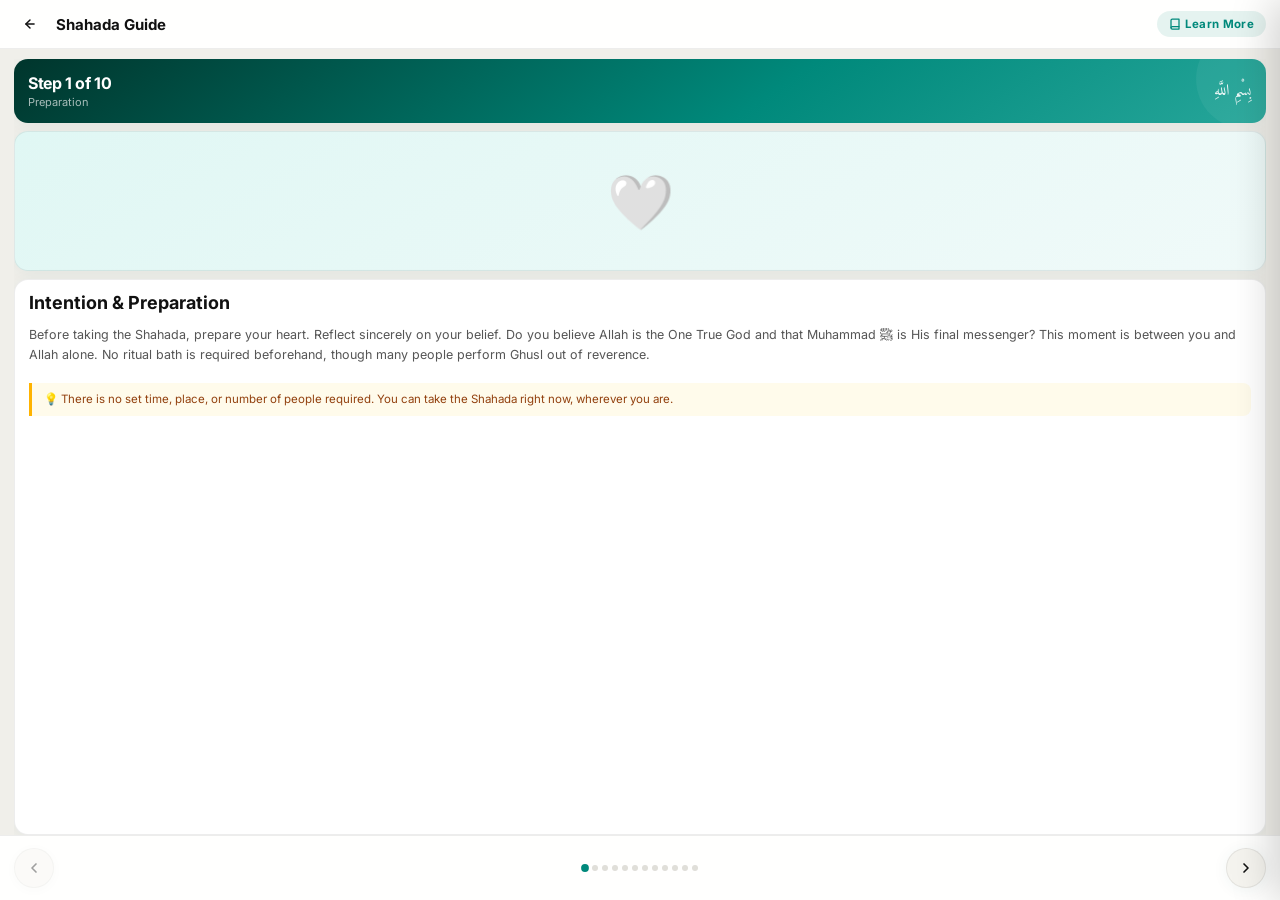
<file: android/app/src/main/assets/public/guide/shahada.html>
<!DOCTYPE html>
<html lang="en" data-theme="light">
<head>
<script>
(function(){
  var isDark = window.matchMedia('(prefers-color-scheme:dark)').matches;
  try {
    var p = new URLSearchParams(window.location.search).get('theme');
    if (p) { isDark = p === 'dark'; }
    else { var g = localStorage.getItem('globalTheme'); if(g) isDark = g === 'dark'; }
  } catch(e){}
  document.documentElement.setAttribute('data-theme', isDark ? 'dark' : 'light');
})();
</script>
<meta charset="UTF-8"/>
<meta name="viewport" content="width=device-width, initial-scale=1.0, viewport-fit=cover, user-scalable=no"/>
<meta name="mobile-web-app-capable" content="yes"/>
<meta name="apple-mobile-web-app-capable" content="yes"/>
<meta name="apple-mobile-web-app-status-bar-style" content="black-translucent"/>
<title>Shahada Guide</title>
<link href="https://fonts.googleapis.com/css2?family=Amiri:wght@400;700&family=Inter:wght@400;500;600;700&display=swap" rel="stylesheet"/>
<style>
/* ── RESET ── */
*,*::before,*::after{box-sizing:border-box;margin:0;padding:0;-webkit-tap-highlight-color:transparent;}
html,body{height:100%;overflow:hidden;}
body{
  font-family:'Inter',sans-serif;
  -webkit-font-smoothing:antialiased;
  overscroll-behavior:none;
  user-select:none;-webkit-user-select:none;
}
/* Allow text selection inside the reference drawer */
.drawer,.drawer-scroll,.ref-card,.ref-arabic,.ref-translation,.ref-note,.mc-body,.cond-desc,.benefit-desc,.change-desc,.next-desc{
  user-select:text;-webkit-user-select:text;
}
button{font-family:'Inter',sans-serif;cursor:pointer;border:none;outline:none;background:none;}

.sr-only {
  position: absolute; width: 1px; height: 1px; padding: 0; margin: -1px;
  overflow: hidden; clip: rect(0, 0, 0, 0); border: 0;
}

/* ── TOKENS ── */
:root{
  --teal:#00897b;--teal-d:#00564e;--teal-l:#4db6ac;
  --gold:#ffb300;--gold-d:#c68200;
  --r:14px;--rp:100px;
  --sat:env(safe-area-inset-top,0px);
  --sab:env(safe-area-inset-bottom,0px);
}
[data-theme="light"]{
  --bg:#f0efea;--surf:#fff;--surf2:#f5f4ef;
  --bd:rgba(0,0,0,0.07);--bd2:rgba(0,0,0,0.04);
  --t1:#111;--t2:#555;--t3:#999;
  --hero:linear-gradient(145deg,#00352c 0%,#00897b 60%,#26a69a 100%);
  --nb:rgba(255,255,255,0.95);--nbl:blur(20px) saturate(1.8);
  --sh:0 2px 16px rgba(0,86,78,0.06);
  --pill:rgba(0,137,123,0.10);--pillt:#00564e;
  --tip:#fffbeb;--tipb:#ffb300;--tipt:#92400e;
  --dotbg:#e0dfd9;
  --abg:linear-gradient(150deg,#e0f7f4,#f0faf9);
  
  /* Additional tokens for Shahada drawer */
  --warn-bg:rgba(220,38,38,0.05);--warn-bd:rgba(220,38,38,0.18);--warn-t:#991b1b;
  --check-bg:rgba(0,137,123,0.06);--check-bd:rgba(0,137,123,0.2);
}
[data-theme="dark"]{
  --bg:#1e1e1e;--surf:#2c2c2c;--surf2:#353535;
  --bd:rgba(255,255,255,0.07);--bd2:rgba(255,255,255,0.04);
  --t1:#f0f0f0;--t2:#a0a0a0;--t3:#606060;
  --hero:linear-gradient(145deg,#181818 0%,#263532 60%,#1e2e2c 100%);
  --nb:rgba(28,28,28,0.95);--nbl:blur(20px) saturate(1.4);
  --sh:0 2px 16px rgba(0,0,0,0.40);
  --pill:rgba(77,182,172,0.14);--pillt:#4db6ac;
  --tip:rgba(255,179,0,0.07);--tipb:#ffb300;--tipt:#fcd34d;
  --dotbg:#444;
  --abg:linear-gradient(150deg,#1c2c2b,#1a2220);

  /* Additional tokens for Shahada drawer */
  --warn-bg:rgba(220,38,38,0.10);--warn-bd:rgba(220,38,38,0.25);--warn-t:#fca5a5;
  --check-bg:rgba(0,137,123,0.10);--check-bd:rgba(0,137,123,0.25);
}

html,body{height:100%;overflow:hidden;background:var(--bg);}
body{color:var(--t1);}

/* ── APP SHELL ── */
#app{
  position:fixed;inset:0;
  display:flex;flex-direction:column;
  background:var(--bg);color:var(--t1);
  transition:background var(--tr),color var(--tr);
}

/* ── TOPBAR ── */
.topbar{
  flex-shrink:0;padding:calc(var(--sat) + 8px) 14px 8px;
  background:var(--nb);backdrop-filter:var(--nbl);-webkit-backdrop-filter:var(--nbl);
  border-bottom:1px solid var(--bd);
  display:flex;align-items:center;justify-content:space-between;
}
.tb-left{display:flex;align-items:center;gap:10px;}
.tb-back{
  width:32px;height:32px;border-radius:50%;background:transparent;
  color:var(--t1);display:flex;align-items:center;justify-content:center;
}
.tb-back svg{width:14px;height:14px;}
.topbar-title{font-size:15px;font-weight:700;color:var(--t1);}
.tb-right{display:flex;align-items:center;gap:8px;}
.tb-refs-btn{
  font-size:11.5px;font-weight:700;letter-spacing:.03em;
  color:var(--teal);background:var(--pill);
  padding:6px 12px;border-radius:var(--rp);
  display:flex;align-items:center;gap:4px;
}
.tb-refs-btn svg{width:12px;height:12px;stroke-width:2.5;}

/* ── MAIN CONTENT ── */
.main{
  flex:1;display:flex;flex-direction:column;
  overflow:hidden;padding:10px 14px 0;
  gap:8px;
  min-height:0;
}

.hero-strip{
  background:var(--hero);border-radius:var(--r);
  padding:14px;display:flex;align-items:center;justify-content:space-between;
  position:relative;overflow:hidden;box-shadow:var(--sh);flex-shrink:0;
}
.hero-strip::before{
  content:'';position:absolute;top:-30px;right:-30px;
  width:100px;height:100px;border-radius:50%;
  background:rgba(255,255,255,0.05);
}
.hero-en{font-size:16px;font-weight:700;color:#fff;letter-spacing:-0.4px;}
.hero-sub{font-size:11px;color:rgba(255,255,255,0.65);margin-top:2px;}
.hero-ar{font-family:'Amiri',serif;font-size:16px;color:rgba(255,255,255,0.9);direction:rtl;}

/* ── AUDIO ANIMATIONS ── */
.anim-box{
  flex:0 0 140px;
  height:140px;
  min-height:140px;
  max-height:140px;
  background:var(--abg);
  border-radius:14px;
  border:1px solid var(--bd);
  display:flex;align-items:center;justify-content:center;
  position:relative;overflow:hidden;
  box-shadow:var(--sh);
}
.soundwave {
  display: flex; align-items: center; justify-content: center; gap: 8px;
  height: 60px;
}
.soundwave .bar {
  width: 6px; height: 12px; background: var(--teal); border-radius: 3px;
  transition: height 0.2s ease;
}
.audio-playing-anim .soundwave .bar {
  animation: wave 1s ease-in-out infinite;
}
.audio-playing-anim .soundwave .bar:nth-child(1) { animation-delay: 0.0s; }
.audio-playing-anim .soundwave .bar:nth-child(2) { animation-delay: 0.15s; }
.audio-playing-anim .soundwave .bar:nth-child(3) { animation-delay: 0.3s; }
.audio-playing-anim .soundwave .bar:nth-child(4) { animation-delay: 0.45s; }
.audio-playing-anim .soundwave .bar:nth-child(5) { animation-delay: 0.6s; }
@keyframes wave {
  0%, 100% { height: 12px; }
  50% { height: 48px; background: var(--teal-l); }
}

.interactive-text {
  cursor: pointer; position: relative; display: inline-flex; align-items: center; gap: 10px;
  padding: 6px 12px; margin: -6px -12px; border-radius: 10px;
  transition: background 0.2s, color 0.2s;
}
.interactive-text:active { background: var(--pill); }
.interactive-text svg { width: 22px; height: 22px; stroke: var(--teal); fill: none; stroke-width: 2; opacity: 0.4; transition: opacity 0.2s; flex-shrink: 0; }
.interactive-text:hover svg { opacity: 0.8; }
.audio-playing-text { color: var(--teal) !important; background: var(--pill); }
.audio-playing-text svg { opacity: 1 !important; stroke: var(--teal); stroke-width: 2.5; }

/* ── INFO PANEL ── */
.info-panel{
  flex:1;display:flex;flex-direction:column;
  background:var(--surf);
  border-radius:14px;border:1px solid var(--bd);
  overflow:hidden;
  box-shadow:var(--sh);
  min-height:0;
}
.info-scroll{
  flex:1;overflow-y:auto;overflow-x:hidden;
  -webkit-overflow-scrolling:touch;
  padding:12px 14px;
  display:flex;flex-direction:column;gap:10px;
  min-height:0;
  overscroll-behavior:contain;
}
.info-scroll::-webkit-scrollbar{width:3px;}
.info-scroll::-webkit-scrollbar-thumb{background:var(--dotbg);border-radius:3px;}

.step-ar{
  font-family:'Amiri',serif;font-size:2rem;line-height:1.7;
  color:var(--t1);direction:rtl;text-align:right;
}
.step-tr{
  font-size:13.5px;font-style:italic;color:var(--teal);
  font-weight:600;margin-top:2px;
}
.step-desc{font-size:12.5px;line-height:1.6;color:var(--t2);margin-top:2px;}
.step-tip{
  background:var(--tip);border-left:3px solid var(--tipb);
  border-radius:0 8px 8px 0;padding:8px 12px;
  font-size:11.5px;line-height:1.5;color:var(--tipt);margin-top:8px;
}

/* ── BOTTOM NAV ── */
.bot-nav{
  flex-shrink:0;display:flex;align-items:center;justify-content:space-between;
  padding:12px 14px calc(var(--sab) + 12px);
  background:var(--nb);backdrop-filter:var(--nbl);-webkit-backdrop-filter:var(--nbl);
  border-top:1px solid var(--bd);
}
.nav-btn{
  width:40px;height:40px;border-radius:50%;
  background:var(--surf2);border:1px solid var(--bd);
  display:flex;align-items:center;justify-content:center;
  color:var(--t1);box-shadow:var(--sh);
}
.nav-btn:disabled{opacity:0.4;pointer-events:none;}
.nav-btn svg{width:16px;height:16px;stroke-width:2.5;}
.dots{display:flex;gap:4px;}
.dot{width:6px;height:6px;border-radius:50%;background:var(--dotbg);transition:background 0.3s,transform 0.3s;}
.dot.active{background:var(--teal);transform:scale(1.3);}

/* ── SIDEBAR DRAWER ── */
.drawer-overlay{
  position:fixed;inset:0;z-index:600;
  background:rgba(0,0,0,0.42);
  backdrop-filter:blur(3px);
  opacity:0;pointer-events:none;
  transition:opacity 0.32s cubic-bezier(0.4,0,0.2,1);
}
.drawer-overlay.open{opacity:1;pointer-events:auto;}
.drawer{
  position:fixed;top:0;right:0;bottom:0;
  width:min(88vw,360px);z-index:601;
  background:var(--surf);
  border-left:1px solid var(--bd);
  display:flex;flex-direction:column;
  transform:translateX(100%);
  transition:transform 0.35s cubic-bezier(0.4,0,0.2,1);
  box-shadow:-8px 0 40px rgba(0,0,0,0.18);
}
.drawer.open{transform:translateX(0);}
.drawer-header{
  display:flex;align-items:center;justify-content:space-between;
  padding:calc(var(--sat) + 14px) 14px 14px;
  border-bottom:1px solid var(--bd);
  background:var(--surf);
}
.dh-title{font-size:15px;font-weight:700;color:var(--t1);}
.dh-close{
  width:30px;height:30px;border-radius:50%;background:var(--surf2);
  display:flex;align-items:center;justify-content:center;color:var(--t2);
}
.dh-close svg{width:14px;height:14px;stroke-width:2.5;}
.drawer-scroll{
  flex:1;overflow-y:auto;overflow-x:hidden;
  -webkit-overflow-scrolling:touch;
  padding:14px;display:flex;flex-direction:column;gap:16px;
  min-height:0;
  overscroll-behavior:contain;
}
.drawer-scroll::-webkit-scrollbar{width:3px;}
.drawer-scroll::-webkit-scrollbar-thumb{background:var(--dotbg);border-radius:3px;}

/* ── DRAWER CONTENT STYLES ── */
.sec-label{
  font-size:11px;font-weight:800;letter-spacing:.12em;text-transform:uppercase;
  color:var(--teal);margin-bottom:8px;display:flex;align-items:center;gap:8px;
}
.sec-label::after{content:'';flex:1;height:1px;background:var(--bd);}

/* Conditions List */
.cond-list{display:flex;flex-direction:column;gap:8px;}
.cond-item{
  display:flex;align-items:flex-start;gap:10px;
  background:var(--check-bg);border:1px solid var(--check-bd);
  border-radius:12px;padding:12px;
}
.cond-check{
  width:24px;height:24px;border-radius:50%;flex-shrink:0;margin-top:1px;
  background:linear-gradient(135deg,var(--teal-d),var(--teal));
  display:flex;align-items:center;justify-content:center;
}
.cond-check svg{width:12px;height:12px;stroke:#fff;stroke-width:2.5;fill:none;}
.cond-name{font-size:13px;font-weight:700;color:var(--t1);}
.cond-desc{font-size:11.5px;color:var(--t2);line-height:1.55;margin-top:3px;}

/* Misconceptions */
.mc-list{display:flex;flex-direction:column;gap:10px;}
.mc-card{
  border-radius:14px;overflow:hidden;border:1px solid var(--bd);box-shadow:var(--sh);
}
.mc-myth{
  display:flex;align-items:flex-start;gap:10px;
  background:var(--warn-bg);border-bottom:1px solid var(--warn-bd);
  padding:12px 14px;
}
.mc-myth-icon{font-size:15px;flex-shrink:0;margin-top:1px;}
.mc-myth-text{font-size:12.5px;font-weight:600;color:var(--warn-t);line-height:1.5;}
.mc-truth{
  background:var(--surf);padding:12px 14px;
  display:flex;align-items:flex-start;gap:10px;
}
.mc-truth-icon{font-size:15px;flex-shrink:0;margin-top:1px;}
.mc-body{font-size:12px;color:var(--t2);line-height:1.65;}

/* Ref Cards */
.refs-list{display:flex;flex-direction:column;gap:10px;}
.ref-card{
  border-radius:14px;border:1px solid var(--bd);overflow:hidden;
  box-shadow:var(--sh);
}
.ref-card.quran{background:linear-gradient(145deg,rgba(0,137,123,0.07),rgba(77,182,172,0.03));border-color:rgba(0,137,123,0.2);}
.ref-card.hadith{background:linear-gradient(145deg,rgba(255,179,0,0.06),rgba(255,195,50,0.02));border-color:rgba(255,179,0,0.2);}
.ref-header{display:flex;align-items:center;gap:8px;padding:10px 12px 6px;}
.ref-badge{font-size:9.5px;font-weight:800;letter-spacing:.08em;text-transform:uppercase;padding:3px 8px;border-radius:30px;}
.ref-badge.quran{background:rgba(0,137,123,0.14);color:var(--teal);}
.ref-badge.hadith{background:rgba(255,179,0,0.16);color:#a86a00;}
[data-theme="dark"] .ref-badge.hadith{color:#ffcf5c;}
.ref-source{font-size:11px;font-weight:600;color:var(--t3);margin-left:auto;}
.ref-arabic{
  font-family:'Amiri',serif;font-size:18px;line-height:1.8;
  color:var(--t1);direction:rtl;text-align:right;
  padding:6px 14px 10px;border-bottom:1px solid var(--bd2);
}
.ref-translation{font-size:12px;line-height:1.68;color:var(--t2);padding:9px 12px;font-style:italic;}

/* Benefits Grid */
.benefits-grid{display:grid;grid-template-columns:1fr 1fr;gap:8px;}
.benefit-card{
  background:var(--surf);border:1px solid var(--bd);border-radius:14px;
  padding:14px 12px;text-align:center;box-shadow:var(--sh);
  display:flex;flex-direction:column;align-items:center;gap:7px;
}
.benefit-icon{font-size:26px;}
.benefit-title{font-size:12px;font-weight:700;color:var(--t1);}
.benefit-desc{font-size:10.5px;color:var(--t2);line-height:1.5;}

/* Next Steps */
.next-steps{display:flex;flex-direction:column;gap:8px;}
.next-item{
  display:flex;align-items:center;gap:12px;
  background:var(--surf);border:1px solid var(--bd);border-radius:12px;
  padding:12px 14px;box-shadow:var(--sh);
}
.next-num{
  width:32px;height:32px;border-radius:50%;flex-shrink:0;font-size:13px;font-weight:700;
  background:linear-gradient(135deg,rgba(0,137,123,0.15),rgba(77,182,172,0.08));
  border:1px solid rgba(0,137,123,0.25);
  color:var(--teal);display:flex;align-items:center;justify-content:center;
}
.next-title{font-size:13px;font-weight:700;color:var(--t1);}
.next-desc{font-size:11px;color:var(--t3);line-height:1.4;margin-top:2px;}

/* Completion Banner */
.complete-banner{
  border-radius:14px;overflow:hidden;
  background:var(--hero);box-shadow:0 6px 32px rgba(0,137,123,0.25);
  padding:20px 14px;text-align:center;position:relative;
}
.cb-icon{font-size:44px;display:block;}
.cb-title{font-family:'Amiri',serif;font-size:1.4rem;font-weight:700;color:#fff;margin:8px 0 4px;}
.cb-sub{font-size:12px;color:rgba(255,255,255,0.7);line-height:1.6;}
.cb-arabic{font-family:'Amiri',serif;font-size:1.5rem;color:rgba(255,255,255,0.9);margin-top:12px;direction:rtl;}

/* Fade animation for info panel */
.fade-in{animation:fadeIn 0.25s ease forwards;}
@keyframes fadeIn{from{opacity:0;transform:translateY(4px);}to{opacity:1;transform:none;}}


</style>
</head>
<body>

<div id="app">
  <header class="topbar">
    <div class="tb-left">
      <button class="tb-back" onclick="if(window.parent!==window){window.parent.postMessage('close-iframe','*')}else{window.location.href='./index.html'}" aria-label="Go back">
        <svg viewBox="0 0 24 24" fill="none" stroke="currentColor" stroke-width="2.5" stroke-linecap="round" stroke-linejoin="round">
          <line x1="19" y1="12" x2="5" y2="12"/><polyline points="12 19 5 12 12 5"/>
        </svg>
      </button>
      <span class="topbar-title">Shahada Guide</span>
    </div>
    <div class="tb-right">
      <button class="tb-refs-btn" onclick="toggleDrawer()" aria-label="Knowledge & Misconceptions">
        <svg viewBox="0 0 24 24" fill="none" stroke="currentColor" stroke-linecap="round" stroke-linejoin="round"><path d="M4 19.5A2.5 2.5 0 0 1 6.5 17H20"></path><path d="M6.5 2H20v20H6.5A2.5 2.5 0 0 1 4 19.5v-15A2.5 2.5 0 0 1 6.5 2z"></path></svg>
        Learn More
      </button>
    </div>
  </header>

  <main class="main" id="mainArea">
    <div id="pageContent" style="display:flex;flex-direction:column;height:100%;min-height:0;"></div>
  </main>

  <nav class="bot-nav">
    <button class="nav-btn" id="btnPrev" onclick="go(-1)" aria-label="Previous step">
      <svg viewBox="0 0 24 24" fill="none" stroke="currentColor" stroke-linecap="round" stroke-linejoin="round"><polyline points="15 18 9 12 15 6"/></svg>
    </button>
    <div class="dots" id="dotsContainer"></div>
    <button class="nav-btn" id="btnNext" onclick="go(1)" aria-label="Next step">
      <svg viewBox="0 0 24 24" fill="none" stroke="currentColor" stroke-linecap="round" stroke-linejoin="round"><polyline points="9 18 15 12 9 6"/></svg>
    </button>
  </nav>
</div>

<!-- ── DRAWER ── -->
<div class="drawer-overlay" id="drawerOverlay" onclick="toggleDrawer()"></div>
<div class="drawer" id="drawer">
  <div class="drawer-header">
    <div class="dh-title">Knowledge & Details</div>
    <button class="dh-close" onclick="toggleDrawer()">
      <svg viewBox="0 0 24 24" fill="none" stroke="currentColor" stroke-linecap="round" stroke-linejoin="round"><line x1="18" y1="6" x2="6" y2="18"/><line x1="6" y1="6" x2="18" y2="18"/></svg>
    </button>
  </div>
  <div class="drawer-scroll" id="drawerScroll">
    
    <div class="sec-label">Conditions</div>
    <div class="cond-list">
      <div class="cond-item">
        <div class="cond-check"><svg viewBox="0 0 24 24"><polyline points="20 6 9 17 4 12"/></svg></div>
        <div>
          <div class="cond-name">1. ʿIlm (Knowledge)</div>
          <div class="cond-desc">Knowing what the Shahada means — negating false deities and affirming Allah.</div>
        </div>
      </div>
      <div class="cond-item">
        <div class="cond-check"><svg viewBox="0 0 24 24"><polyline points="20 6 9 17 4 12"/></svg></div>
        <div>
          <div class="cond-name">2. Yaqīn (Certainty)</div>
          <div class="cond-desc">The heart must be free of doubt regarding Allah's oneness.</div>
        </div>
      </div>
      <div class="cond-item">
        <div class="cond-check"><svg viewBox="0 0 24 24"><polyline points="20 6 9 17 4 12"/></svg></div>
        <div>
          <div class="cond-name">3. Qabūl (Acceptance)</div>
          <div class="cond-desc">Accepting all the requirements of Islam without rejection.</div>
        </div>
      </div>
      <div class="cond-item">
        <div class="cond-check"><svg viewBox="0 0 24 24"><polyline points="20 6 9 17 4 12"/></svg></div>
        <div>
          <div class="cond-name">4. Inqiyād (Submission)</div>
          <div class="cond-desc">Acting on the requirements by following Allah's commands.</div>
        </div>
      </div>
      <div class="cond-item">
        <div class="cond-check"><svg viewBox="0 0 24 24"><polyline points="20 6 9 17 4 12"/></svg></div>
        <div>
          <div class="cond-name">5. Ṣidq (Truthfulness)</div>
          <div class="cond-desc">Declaring it sincerely from the heart, not just the tongue.</div>
        </div>
      </div>
      <div class="cond-item">
        <div class="cond-check"><svg viewBox="0 0 24 24"><polyline points="20 6 9 17 4 12"/></svg></div>
        <div>
          <div class="cond-name">6. Ikhlāṣ (Sincerity)</div>
          <div class="cond-desc">Doing it purely for Allah, not for marriage or social status.</div>
        </div>
      </div>
      <div class="cond-item">
        <div class="cond-check"><svg viewBox="0 0 24 24"><polyline points="20 6 9 17 4 12"/></svg></div>
        <div>
          <div class="cond-name">7. Maḥabbah (Love)</div>
          <div class="cond-desc">Loving this testimony, Allah, and His Messenger ﷺ above all.</div>
        </div>
      </div>
    </div>

    <div class="sec-label">Misconceptions</div>
    <div class="mc-list">
      <div class="mc-card">
        <div class="mc-myth"><span class="mc-myth-icon">❌</span><div class="mc-myth-text">"I need to change my name"</div></div>
        <div class="mc-truth"><span class="mc-truth-icon">✅</span><div class="mc-body">Changing your name is not required unless it contradicts Islam (e.g., a name meaning "servant of an idol").</div></div>
      </div>
      <div class="mc-card">
        <div class="mc-myth"><span class="mc-myth-icon">❌</span><div class="mc-myth-text">"I must be perfect first"</div></div>
        <div class="mc-truth"><span class="mc-truth-icon">✅</span><div class="mc-body">Islam begins with faith, not perfection. You don't need to stop all bad habits before taking the Shahada.</div></div>
      </div>
      <div class="mc-card">
        <div class="mc-myth"><span class="mc-myth-icon">❌</span><div class="mc-myth-text">"I have to go to a mosque"</div></div>
        <div class="mc-truth"><span class="mc-truth-icon">✅</span><div class="mc-body">The Shahada can be taken anywhere — at home, alone, in private. A mosque or witnesses are Sunnah, not obligatory.</div></div>
      </div>
      <div class="mc-card">
        <div class="mc-myth"><span class="mc-myth-icon">❌</span><div class="mc-myth-text">"Muslims worship Muhammad ﷺ"</div></div>
        <div class="mc-truth"><span class="mc-truth-icon">✅</span><div class="mc-body">Muslims do not worship him. He is the final prophet and a human being. Allah alone is worshipped.</div></div>
      </div>
    </div>

    <div class="sec-label">What Changes</div>
    <div class="benefits-grid">
      <div class="benefit-card">
        <div class="benefit-icon">🕊️</div>
        <div class="benefit-title">Forgiveness</div>
        <div class="benefit-desc">Every sin before Islam is erased completely.</div>
      </div>
      <div class="benefit-card">
        <div class="benefit-icon">🌟</div>
        <div class="benefit-title">Purpose</div>
        <div class="benefit-desc">Life gains clear meaning to serve Allah.</div>
      </div>
      <div class="benefit-card">
        <div class="benefit-icon">🤝</div>
        <div class="benefit-title">Brotherhood</div>
        <div class="benefit-desc">Instant family of 1.8 billion Muslims globally.</div>
      </div>
      <div class="benefit-card">
        <div class="benefit-icon">🕊️</div>
        <div class="benefit-title">Obligations</div>
        <div class="benefit-desc">Salah and other pillars become your duty.</div>
      </div>
    </div>

    <div class="sec-label">Quran & Hadith</div>
    <div class="refs-list">
      <div class="ref-card hadith">
        <div class="ref-header">
          <span class="ref-badge hadith">📜 Hadith</span>
          <span class="ref-source">Muslim</span>
        </div>
        <div class="ref-arabic">مَنْ قَالَ لَا إِلٰهَ إِلَّا اللَّهُ مُخْلِصًا مِنْ قَلْبِهِ دَخَلَ الْجَنَّةَ</div>
        <div class="ref-translation">"Whoever says lā ilāha illallāh with sincerity from his heart shall enter Paradise."</div>
      </div>
      <div class="ref-card quran">
        <div class="ref-header">
          <span class="ref-badge quran">📖 Qurʾān</span>
          <span class="ref-source">39:53</span>
        </div>
        <div class="ref-arabic">قُلْ يَا عِبَادِيَ الَّذِينَ أَسْرَفُوا عَلَىٰ أَنفُسِهِمْ لَا تَقْنَطُوا مِن رَّحْمَةِ اللَّهِ</div>
        <div class="ref-translation">"Say: 'O My servants who have transgressed against themselves — do not despair of the mercy of Allah. Indeed, Allah forgives all sins.'"</div>
      </div>
      <div class="ref-card hadith">
        <div class="ref-header">
          <span class="ref-badge hadith">📜 Hadith</span>
          <span class="ref-source">Muslim</span>
        </div>
        <div class="ref-arabic">الْإِسْلَامُ يَهْدِمُ مَا كَانَ قَبْلَهُ</div>
        <div class="ref-translation">"Islam wipes out whatever (sins) came before it."</div>
      </div>
    </div>

    <div class="sec-label">Next Steps</div>
    <div class="next-steps">
      <div class="next-item"><div class="next-num">1</div><div><div class="next-title">Learn Salah (Prayer)</div><div class="next-desc">Start with Fajr and learn gradually.</div></div></div>
      <div class="next-item"><div class="next-num">2</div><div><div class="next-title">Learn Wudu</div><div class="next-desc">Required purification before prayer.</div></div></div>
      <div class="next-item"><div class="next-num">3</div><div><div class="next-title">Connect with a Mosque</div><div class="next-desc">Find community and guidance.</div></div></div>
    </div>

  </div>
</div>

<script>
function getSoundwaveSVG() {
  return `
    <div class="soundwave">
      <div class="bar"></div>
      <div class="bar"></div>
      <div class="bar"></div>
      <div class="bar"></div>
      <div class="bar"></div>
    </div>
  `;
}

const speakerIcon = `<svg viewBox="0 0 24 24"><polygon points="11 5 6 9 2 9 2 15 6 15 11 19 11 5"></polygon><path d="M15.54 8.46a5 5 0 0 1 0 7.07"></path><path d="M19.07 4.93a10 10 0 0 1 0 14.14"></path></svg>`;

const steps = [
  {
    title: "Intention & Preparation",
    trans: "",
    arabic: "",
    desc: "Before taking the Shahada, prepare your heart. Reflect sincerely on your belief. Do you believe Allah is the One True God and that Muhammad ﷺ is His final messenger? This moment is between you and Allah alone. No ritual bath is required beforehand, though many people perform Ghusl out of reverence.",
    tip: "💡 There is no set time, place, or number of people required. You can take the Shahada right now, wherever you are.",
    audioAr: null,
    audioEn: null,
    svgFn: () => `<div style="font-size:54px;">🤍</div>`
  },
  {
    title: "I bear witness",
    trans: "Ash-hadu",
    arabic: "أَشْهَدُ",
    desc: "A personal, first-person commitment — I testify.",
    audioAr: "voice/ashadu.wav",
    audioEn: "voice/ashadu_en.wav",
    svgFn: () => getSoundwaveSVG()
  },
  {
    title: "that there is no",
    trans: "an lā",
    arabic: "أَنْ لَا",
    desc: "Negating all false deities.",
    audioAr: "voice/an_la.wav",
    audioEn: "voice/an_la_en.wav",
    svgFn: () => getSoundwaveSVG()
  },
  {
    title: "deity (worthy of worship)",
    trans: "ilāha",
    arabic: "إِلٰهَ",
    desc: "Any object of worship.",
    audioAr: "voice/ilaha.wav",
    audioEn: "voice/ilaha_en.wav",
    svgFn: () => getSoundwaveSVG()
  },
  {
    title: "except Allah",
    trans: "illallāh",
    arabic: "إِلَّا اللَّهُ",
    desc: "Affirming Allah alone is the true God.",
    audioAr: "voice/illallah.wav",
    audioEn: "voice/illallah_en.wav",
    svgFn: () => getSoundwaveSVG()
  },
  {
    title: "and I bear witness",
    trans: "wa ash-hadu",
    arabic: "وَأَشْهَدُ",
    desc: "The second part of the testimony.",
    audioAr: "voice/wa_ashadu.wav",
    audioEn: "voice/wa_ashadu_en.wav",
    svgFn: () => getSoundwaveSVG()
  },
  {
    title: "that",
    trans: "anna",
    arabic: "أَنَّ",
    desc: "Confirming the truth of what follows.",
    audioAr: "voice/anna.wav",
    audioEn: "voice/anna_en.wav",
    svgFn: () => getSoundwaveSVG()
  },
  {
    title: "Muhammad ﷺ",
    trans: "Muḥammadan",
    arabic: "مُحَمَّدًا",
    desc: "The final Messenger.",
    audioAr: "voice/muhammadan.wav",
    audioEn: "voice/muhammadan_en.wav",
    svgFn: () => getSoundwaveSVG()
  },
  {
    title: "is His servant",
    trans: "'abduhu",
    arabic: "عَبْدُهُ",
    desc: "Affirming that he is Allah's servant.",
    audioAr: "voice/abduhu.wav",
    audioEn: "voice/abduhu_en.wav",
    svgFn: () => getSoundwaveSVG()
  },
  {
    title: "and His Messenger",
    trans: "wa rasūluh",
    arabic: "وَرَسُولُهُ",
    desc: "Affirming that he is Allah's Messenger.",
    audioAr: "voice/rasulullah.wav",
    audioEn: "voice/rasulullah_en.wav",
    svgFn: () => getSoundwaveSVG()
  },
  {
    title: "I bear witness that there is no deity worthy of worship except Allah, and I bear witness that Muhammad is His servant and His Messenger",
    trans: "Ash-hadu an lā ilāha illallāh, wa ash-hadu anna Muḥammadan 'abduhu wa rasūluh",
    arabic: "أَشْهَدُ أَنْ لَا إِلٰهَ إِلَّا اللَّهُ وَأَشْهَدُ أَنَّ مُحَمَّدًا عَبْدُهُ وَرَسُولُهُ",
    desc: "Now say the complete Shahada clearly and with full conviction from your heart.",
    audioAr: "voice/full_shahada.wav",
    audioEn: "voice/full_shahada_en.wav",
    svgFn: () => getSoundwaveSVG()
  },
  {
    title: "Du'a & Complete",
    trans: "Rabbi-j'alni muqima as-salati...",
    arabic: "رَبِّ اجْعَلْنِي مُقِيمَ الصَّلَاةِ...",
    desc: "After the Shahada, raise your hands and make duʿāʾ (supplication) to Allah. Ask for firmness in your faith and forgiveness of all past sins.",
    tip: "💡 \"My Lord, make me an establisher of prayer, and [many] from my descendants. Our Lord, and accept my supplication.\" — Quran 14:40",
    audioAr: null,
    audioEn: null,
    svgFn: () => `<div style="font-size:54px;">🤲</div>`
  }
];

let current = 0;
let currentAudio = null;

function render() {
  const contentDiv = document.getElementById('pageContent');
  const s = steps[current];

  // Dots
  const dotsContainer = document.getElementById('dotsContainer');
  dotsContainer.innerHTML = steps.map((_, i) => `<div class="dot ${i === current ? 'active' : ''}"></div>`).join('');
  
  document.getElementById('btnPrev').disabled = current === 0;
  document.getElementById('btnNext').disabled = current === steps.length - 1;

  // Completion screen vs normal step
  if (current === steps.length - 1) {
    contentDiv.innerHTML = `
      <div style="display:flex;flex-direction:column;gap:8px;flex:1;overflow:hidden;min-height:0;justify-content:center;">
        <div class="complete-banner fade-in">
          <span class="cb-icon">🌙</span>
          <div class="cb-title">Marhaban bika</div>
          <div class="cb-sub">Welcome to Islam. You have taken the greatest step a human being can take.</div>
          <div class="cb-arabic">مَرْحَبًا بِكَ فِي الإِسْلَامِ</div>
        </div>
        <div class="info-panel fade-in" style="flex:none;margin-top:10px;">
          <div class="info-scroll" style="max-height:180px;">
            <div style="font-size:14px;font-weight:700;color:var(--t1);">What's Next?</div>
            <div class="step-desc">${s.desc}</div>
            ${s.tip ? `<div class="step-tip">${s.tip}</div>` : ''}
          </div>
        </div>
      </div>
    `;
    return;
  }

  // Normal steps
  contentDiv.innerHTML = `
    <div style="display:flex;flex-direction:column;gap:8px;flex:1;overflow:hidden;min-height:0;">
      <div class="hero-strip">
        <div>
          <div class="hero-en">${current === 0 ? 'Step 1' : 'Word ' + current} of ${steps.length - 2}</div>
          <div class="hero-sub">${current === 0 ? 'Preparation' : 'Pronunciation'}</div>
        </div>
        ${s.arabic ? `<div class="hero-ar">${s.arabic}</div>` : `<div class="hero-ar">بِسْمِ اللَّهِ</div>`}
      </div>

      <div class="anim-box fade-in" id="animBox">
        ${s.svgFn()}
      </div>

      <div class="info-panel fade-in">
        <div class="info-scroll">
          ${s.arabic ? `<div class="step-ar ${s.audioAr ? 'interactive-text' : ''}" ${s.audioAr ? `onclick="playAudio('${s.audioAr}', this)"` : ''}>${s.arabic} ${s.audioAr ? speakerIcon : ''}</div>` : ''}
          <div style="font-size:18px;font-weight:700;color:var(--t1);" class="${s.audioEn ? 'interactive-text' : ''}" ${s.audioEn ? `onclick="playAudio('${s.audioEn}', this)"` : ''}>${s.title} ${s.audioEn ? speakerIcon : ''}</div>
          ${s.trans ? `<div class="step-tr">"${s.trans}"</div>` : ''}
          <div class="step-desc">${s.desc}</div>
          ${s.tip ? `<div class="step-tip">${s.tip}</div>` : ''}
        </div>
      </div>
    </div>
  `;
}

function playAudio(src, container) {
  if (currentAudio) {
    currentAudio.pause();
    currentAudio.currentTime = 0;
  }
  
  // Reset all other visual indicators
  document.querySelectorAll('.audio-playing-text').forEach(el => el.classList.remove('audio-playing-text'));
  const animBox = document.getElementById('animBox');
  if(animBox) animBox.classList.remove('audio-playing-anim');
  
  // Add animation class to the tapped text and the soundwave box
  container.classList.add('audio-playing-text');
  if(animBox && animBox.querySelector('.soundwave')) {
    animBox.classList.add('audio-playing-anim');
  }
  
  currentAudio = new Audio(src);
  currentAudio.play().catch(e => {
    console.log("Audio play failed or file missing:", e);
    // Remove class quickly if it fails to load
    setTimeout(() => {
      container.classList.remove('audio-playing-text');
      if(animBox) animBox.classList.remove('audio-playing-anim');
    }, 500);
  });
  
  currentAudio.onended = () => {
    container.classList.remove('audio-playing-text');
    if(animBox) animBox.classList.remove('audio-playing-anim');
  };
}

function go(dir) {
  if (currentAudio) {
    currentAudio.pause();
    currentAudio = null;
  }
  // Remove animation state when navigating
  document.querySelectorAll('.audio-playing-text').forEach(el => el.classList.remove('audio-playing-text'));
  const animBox = document.getElementById('animBox');
  if(animBox) animBox.classList.remove('audio-playing-anim');
  const next = current + dir;
  if (next >= 0 && next < steps.length) {
    current = next;
    render();
  }
}

// Drawer
function toggleDrawer(){
  const o = document.getElementById('drawerOverlay');
  const d = document.getElementById('drawer');
  const isO = d.classList.contains('open');
  if(isO){
    d.classList.remove('open');
    o.classList.remove('open');
  }else{
    d.classList.add('open');
    o.classList.add('open');
  }
}

// Swipe — blocked when drawer is open
let tx = 0;
function isDrawerOpen(){ return document.getElementById('drawer').classList.contains('open'); }
document.getElementById('mainArea').addEventListener('touchstart', e => {
  if(isDrawerOpen()) return;
  tx = e.touches[0].clientX;
}, {passive:true});
document.getElementById('mainArea').addEventListener('touchend', e => {
  if(isDrawerOpen()) return;
  const dx = e.changedTouches[0].clientX - tx;
  if (Math.abs(dx) > 65) { dx < 0 ? go(1) : go(-1); }
}, {passive:true});

// Key nav
window.addEventListener('keydown', e => {
  if(isDrawerOpen()){
    if(e.key === 'Escape') toggleDrawer();
    return;
  }
  if(e.key === 'ArrowRight') go(1);
  if(e.key === 'ArrowLeft') go(-1);
});

// Init
render();

// Dark mode listener for if it's set from index
let isDark = window.matchMedia('(prefers-color-scheme:dark)').matches;
try {
  const urlParams = new URLSearchParams(window.location.search);
  const themeParam = urlParams.get('theme');
  if (themeParam) {
    isDark = themeParam === 'dark';
  } else {
    const g = localStorage.getItem('globalTheme');
    if(g) isDark = g === 'dark';
  }
} catch(e){}
document.documentElement.setAttribute('data-theme', isDark ? 'dark' : 'light');

window.addEventListener('message', (e) => {
  if (e.data && e.data.type === 'set-theme') {
    document.documentElement.setAttribute('data-theme', e.data.theme);
  }
});
</script>
</body>
</html>
</file>
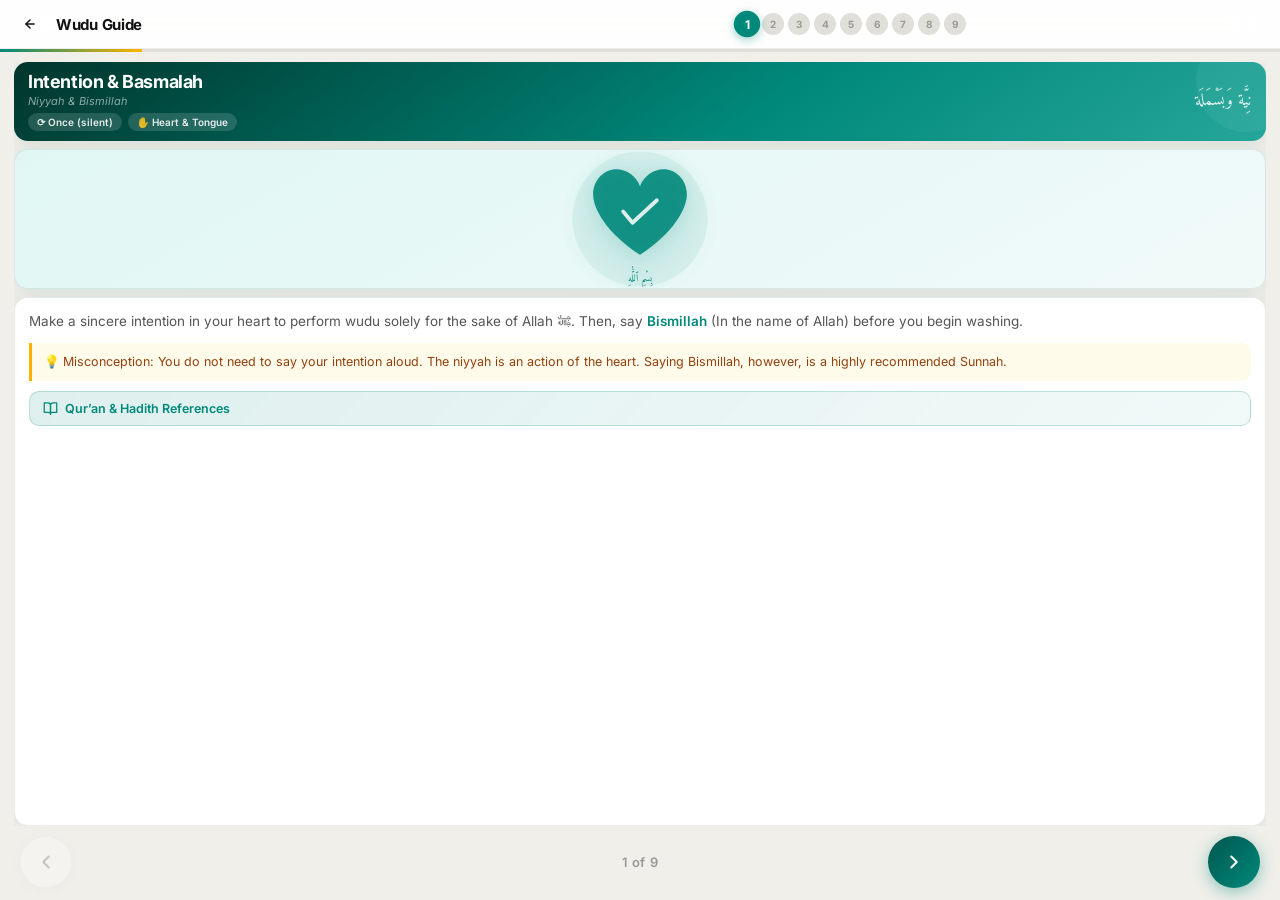
<file: android/app/src/main/assets/public/guide/wudu.html>
<!DOCTYPE html>
<html lang="en" data-theme="light">
<head>
<script>
(function(){
  var isDark = window.matchMedia('(prefers-color-scheme:dark)').matches;
  try {
    var p = new URLSearchParams(window.location.search).get('theme');
    if (p) { isDark = p === 'dark'; }
    else { var g = localStorage.getItem('globalTheme'); if(g) isDark = g === 'dark'; }
  } catch(e){}
  document.documentElement.setAttribute('data-theme', isDark ? 'dark' : 'light');
})();
</script>
<meta charset="UTF-8"/>
<meta name="viewport" content="width=device-width, initial-scale=1.0, viewport-fit=cover, user-scalable=no"/>
<meta name="mobile-web-app-capable" content="yes"/>
<meta name="apple-mobile-web-app-capable" content="yes"/>
<meta name="apple-mobile-web-app-status-bar-style" content="black-translucent"/>
<title>Wudu Guide</title>
<link href="https://fonts.googleapis.com/css2?family=Amiri:wght@400;700&family=Inter:wght@300;400;500;600;700&display=swap" rel="stylesheet"/>
<link rel="stylesheet" href="https://cdnjs.cloudflare.com/ajax/libs/font-awesome/6.4.0/css/all.min.css"/>
<style>
*,*::before,*::after{box-sizing:border-box;margin:0;padding:0;-webkit-tap-highlight-color:transparent;}
html,body{height:100%;overflow:hidden;background:var(--bg);}
body{
  font-family:'Inter',sans-serif;
  -webkit-font-smoothing:antialiased;
  overscroll-behavior:none;
  user-select:none;-webkit-user-select:none;
}
/* Allow text selection inside the reference drawer */
.drawer,.drawer-scroll,.ref-card,.ref-arabic,.ref-translation,.ref-note{
  user-select:text;-webkit-user-select:text;
}
button{font-family:'Inter',sans-serif;cursor:pointer;border:none;outline:none;background:none;}

/* Accessibility: Screen-reader only class */
.sr-only {
  position: absolute;
  width: 1px;
  height: 1px;
  padding: 0;
  margin: -1px;
  overflow: hidden;
  clip: rect(0, 0, 0, 0);
  border: 0;
}

/* ── TOKENS ── */
:root{
  --teal:#00897b;--teal-d:#00564e;--teal-l:#4db6ac;
  --gold:#ffb300;
  --r:16px;--rp:100px;
  --tr:0.28s cubic-bezier(0.4,0,0.2,1);
  --sat:env(safe-area-inset-top,0px);
  --sab:env(safe-area-inset-bottom,0px);
}
[data-theme="light"]{
  --bg:#f0efea;--surf:#fff;--surf2:#f5f4ef;
  --bd:rgba(0,0,0,0.07);--bd2:rgba(0,0,0,0.05);
  --t1:#111;--t2:#555;--t3:#999;
  --hero:linear-gradient(145deg,#00352c 0%,#00897b 60%,#26a69a 100%);
  --nb:rgba(255,255,255,0.94);--nbl:blur(20px) saturate(1.8);
  --sh:0 2px 16px rgba(0,86,78,0.10);
  --pill:rgba(0,137,123,0.10);--pillt:#00564e;
  --tip:#fffbeb;--tipb:#ffb300;--tipt:#92400e;
  --dotbg:#e0dfd9;--dotd:#b2ece5;
  --tgbg:#e0dfd9;
  --abg:linear-gradient(150deg,#e0f7f4,#f0faf9);
}
[data-theme="dark"]{
  --bg:#222;--surf:#2c2c2c;--surf2:#353535;
  --bd:rgba(255,255,255,0.07);--bd2:rgba(255,255,255,0.04);
  --t1:#f0f0f0;--t2:#a0a0a0;--t3:#606060;
  --hero:linear-gradient(145deg,#181818 0%,#263532 60%,#1e2e2c 100%);
  --nb:rgba(30,30,30,0.94);--nbl:blur(20px) saturate(1.4);
  --sh:0 2px 16px rgba(0,0,0,0.40);
  --pill:rgba(77,182,172,0.14);--pillt:#4db6ac;
  --tip:rgba(255,179,0,0.07);--tipb:#ffb300;--tipt:#fcd34d;
  --dotbg:#383838;--dotd:#1a3330;
  --tgbg:#383838;
  --abg:linear-gradient(150deg,#1c2c2b,#1a2220);
}

/* ── APP SHELL ── */
#app{
  position:fixed;inset:0;
  display:flex;flex-direction:column;
  background:var(--bg);color:var(--t1);
  transition:background var(--tr),color var(--tr);
}

/* ── TOPBAR — 3-Column Mobile Safe Layout ── */
.topbar{
  flex-shrink:0;
  padding:calc(var(--sat) + 8px) 14px 8px;
  background:var(--nb);
  backdrop-filter:var(--nbl);-webkit-backdrop-filter:var(--nbl);
  border-bottom:1px solid var(--bd);
  display:flex;align-items:center;justify-content:space-between;
  gap:8px;
  z-index:200;
  transition:background var(--tr),border-color var(--tr);
}

.tb-left, .tb-right { display:flex; align-items:center; flex:1; }
.tb-left { gap:10px; justify-content:flex-start; }
.tb-right { justify-content:flex-end; }
.tb-center { display:flex; justify-content:center; flex:2; }

/* Back Arrow Button (No backgrounds or hover effects) */
.tb-back {
  width:clamp(26px, 6vw, 32px); height:clamp(26px, 6vw, 32px); border-radius:50%;
  background:transparent; border:none;
  color:var(--t1);
  display:flex; align-items:center; justify-content:center;
  flex-shrink:0; outline: none;
}
.tb-back svg { width:clamp(12px, 3.5vw, 14px); height:clamp(12px, 3.5vw, 14px); }

/* left: step dots */
.step-dots{display:flex;gap:4px;align-items:center;}
.step-dot{
  width:22px;height:22px;border-radius:50%;
  font-size:10px;font-weight:700;
  display:flex;align-items:center;justify-content:center;
  transition:all 0.22s;color:var(--t3);
  background:var(--dotbg);
  flex-shrink:0;
}
.step-dot.done{background:var(--dotd);color:var(--teal);}
.step-dot.active{
  background:var(--teal);color:#fff;
  transform:scale(1.2);
  box-shadow:0 2px 8px rgba(0,137,123,0.40);
}

/* title */
.topbar-title{
  font-size:15px;font-weight:700;letter-spacing:-0.3px;
  color:var(--t1);white-space:nowrap;
  transition:color var(--tr);
}

/* right: theme toggle (Quran.html style) */
/* Mobile safe hide for title */
@media (max-width: 400px) {
  .topbar-title { display: none; }
  .step-dot { width: 20px; height: 20px; font-size: 9px; }
  .tb-center { flex: 3; }
}

/* progress bar — ultra-thin under topbar */
.prog-track{
  flex-shrink:0;height:3px;background:var(--dotbg);
  transition:background var(--tr);
}
.prog-fill{
  height:100%;
  background:linear-gradient(90deg,var(--teal),var(--gold));
  transition:width 0.45s cubic-bezier(0.4,0,0.2,1);
}

/* ── MAIN CONTENT — no scroll, fills space ── */
.main{
  flex:1;display:flex;flex-direction:column;
  overflow:hidden;padding:10px 14px 0;
  gap:8px;
  min-height:0; /* prevent flex overflow on some browsers */
}

/* Hero strip — compact horizontal bar */
.hero-strip{
  flex-shrink:0;
  background:var(--hero);
  border-radius:14px;
  padding:10px 14px;
  display:flex;align-items:center;justify-content:space-between;
  gap:10px;
  position:relative;overflow:hidden;
  box-shadow:var(--sh);
}
.hero-strip::before{
  content:'';position:absolute;
  top:-30px;right:-30px;width:100px;height:100px;
  border-radius:50%;background:rgba(255,255,255,0.05);
}
.hero-en{font-size:18px;font-weight:700;color:#fff;letter-spacing:-0.4px;line-height:1.1;}
.hero-sub{font-size:11px;color:rgba(255,255,255,0.55);font-style:italic;margin-top:2px;}
.hero-ar{font-family:'Amiri',serif;font-size:17px;color:rgba(255,255,255,0.85);direction:rtl;line-height:1.3;flex-shrink:0;}
.hero-chips{display:flex;gap:6px;margin-top:5px;flex-wrap:wrap;}
.hero-chip{
  background:rgba(255,255,255,0.14);
  border-radius:var(--rp);padding:3px 9px;
  font-size:10px;font-weight:600;color:rgba(255,255,255,0.88);
  white-space:nowrap;
}

/* ── ANIMATION BOX ── */
.anim-box{
  flex:0 0 140px; /* fixed height so it never collapses or grows */
  height:140px;
  min-height:140px;
  max-height:140px;
  background:var(--abg);
  border-radius:14px;
  border:1px solid var(--bd);
  display:flex;align-items:center;justify-content:center;
  position:relative;overflow:hidden;
  box-shadow:var(--sh);
}
.anim-box::before{
  content:'';position:absolute;
  width:160px;height:160px;border-radius:50%;
  background:radial-gradient(circle,rgba(0,137,123,0.10),transparent 70%);
  top:50%;left:50%;transform:translate(-50%,-50%);
}
.anim-box svg{position:relative;z-index:1;filter:drop-shadow(0 3px 10px rgba(0,137,123,0.18));}
.water-bars{
  position:absolute;bottom:10px;left:50%;transform:translateX(-50%);
  display:flex;gap:4px;align-items:flex-end;z-index:2;
}
.wb{width:3px;background:linear-gradient(0deg,var(--teal-l),var(--teal));border-radius:2px;opacity:0.5;animation:wbar 1.3s ease-in-out infinite;}
.wb:nth-child(1){height:6px;animation-delay:0s;}
.wb:nth-child(2){height:11px;animation-delay:0.15s;}
.wb:nth-child(3){height:16px;animation-delay:0.3s;}
.wb:nth-child(4){height:11px;animation-delay:0.45s;}
.wb:nth-child(5){height:6px;animation-delay:0.6s;}
@keyframes wbar{0%,100%{transform:scaleY(0.5)}50%{transform:scaleY(1.3)}}

/* ── INFO PANEL ── */
.info-panel{
  flex:1;display:flex;flex-direction:column;
  background:var(--surf);
  border-radius:14px;border:1px solid var(--bd);
  overflow:hidden;
  box-shadow:var(--sh);
  min-height:0; /* critical: allows flex child to shrink below content size */
}
.info-scroll{
  flex:1;overflow-y:auto;overflow-x:hidden;
  -webkit-overflow-scrolling:touch;
  padding:12px 14px;
  display:flex;flex-direction:column;gap:10px;
  min-height:0;
  overscroll-behavior:contain; /* prevents scroll chaining to parent */
}
.info-scroll::-webkit-scrollbar{width:3px;}
.info-scroll::-webkit-scrollbar-thumb{background:var(--dotbg);border-radius:3px;}

.desc-text{font-size:13.5px;line-height:1.72;color:var(--t2);transition:color var(--tr);}
.desc-text strong { color:var(--teal); font-weight:600; }
.tip-box{
  background:var(--tip);
  border-left:3px solid var(--tipb);
  border-radius:0 9px 9px 0;
  padding:9px 12px;
  font-size:12.5px;line-height:1.62;
  color:var(--tipt);
  transition:background var(--tr),color var(--tr);
  flex-shrink:0;
}
.tip-box strong{font-weight:700;}

/* ── REFS BUTTON ── */
.refs-btn{
  display:flex;align-items:center;gap:7px;
  background:linear-gradient(135deg,rgba(0,137,123,0.13),rgba(77,182,172,0.08));
  border:1px solid rgba(0,137,123,0.22);
  border-radius:10px;
  padding:9px 13px;
  color:var(--teal);font-size:12.5px;font-weight:600;
  cursor:pointer;transition:all 0.2s;
  flex-shrink:0;
  backdrop-filter:blur(6px);
}
.refs-btn:hover{background:rgba(0,137,123,0.2);transform:translateY(-1px);}
.refs-btn:active{transform:scale(0.97);}
.refs-btn svg{width:15px;height:15px;flex-shrink:0;}

/* ── SIDEBAR DRAWER ── */
.drawer-overlay{
  position:fixed;inset:0;z-index:600; /* above bottom-nav (z-index default) */
  background:rgba(0,0,0,0.42);
  backdrop-filter:blur(3px);
  opacity:0;pointer-events:none;
  transition:opacity 0.32s cubic-bezier(0.4,0,0.2,1);
}
.drawer-overlay.open{opacity:1;pointer-events:auto;}

.drawer{
  position:fixed;top:0;right:0;bottom:0;
  width:min(88vw,360px);z-index:601; /* above overlay */
  background:var(--surf);
  border-left:1px solid var(--bd);
  display:flex;flex-direction:column;
  transform:translateX(100%);
  transition:transform 0.35s cubic-bezier(0.4,0,0.2,1), box-shadow 0.35s;
  box-shadow: none;
}
.drawer.open{
  transform:translateX(0);
  box-shadow:-8px 0 40px rgba(0,0,0,0.18);
}

.drawer-header{
  display:flex;align-items:center;justify-content:space-between;
  padding:calc(var(--sat) + 14px) 16px 12px;
  border-bottom:1px solid var(--bd);
  flex-shrink:0;
  background:var(--nb);
  backdrop-filter:var(--nbl);-webkit-backdrop-filter:var(--nbl);
}
.drawer-title{
  font-size:15px;font-weight:700;color:var(--t1);
  display:flex;align-items:center;gap:8px;
}
.drawer-title-icon{
  width:28px;height:28px;border-radius:8px;
  background:linear-gradient(135deg,var(--teal-d),var(--teal));
  display:flex;align-items:center;justify-content:center;
  font-size:14px;
}
.drawer-close{
  width:32px;height:32px;border-radius:50%;
  background:var(--surf2);border:1px solid var(--bd);
  display:flex;align-items:center;justify-content:center;
  color:var(--t2);cursor:pointer;font-size:16px;
  transition:all 0.18s;
}
.drawer-close:hover{background:rgba(0,137,123,0.12);color:var(--teal);}

.drawer-scroll{
  flex:1;overflow-y:auto;overflow-x:hidden;
  -webkit-overflow-scrolling:touch;
  padding:14px;
  display:flex;flex-direction:column;gap:12px;
  min-height:0;
  overscroll-behavior:contain; /* stop scroll chaining out of drawer */
}
.drawer-scroll::-webkit-scrollbar{width:3px;}
.drawer-scroll::-webkit-scrollbar-thumb{background:var(--dotbg);border-radius:3px;}

/* Glass Reference Cards */
.ref-card{
  border-radius:14px;
  border:1px solid var(--bd);
  overflow:hidden;
  backdrop-filter:blur(12px);
  box-shadow:0 4px 20px rgba(0,0,0,0.06),0 1px 4px rgba(0,0,0,0.04);
  transition:transform 0.2s,box-shadow 0.2s;
  animation:fadeUp 0.4s cubic-bezier(0.4,0,0.2,1) both;
}
.ref-card:hover{transform:translateY(-2px);box-shadow:0 8px 28px rgba(0,137,123,0.14);}
.ref-card.quran{
  background:linear-gradient(145deg,rgba(0,137,123,0.08),rgba(77,182,172,0.04));
  border-color:rgba(0,137,123,0.2);
}
.ref-card.hadith{
  background:linear-gradient(145deg,rgba(255,179,0,0.07),rgba(255,195,50,0.03));
  border-color:rgba(255,179,0,0.2);
}
.ref-card-header{
  display:flex;align-items:center;gap:8px;
  padding:10px 12px 6px;
}
.ref-type-badge{
  font-size:9.5px;font-weight:800;letter-spacing:.08em;text-transform:uppercase;
  padding:3px 8px;border-radius:30px;
}
.ref-type-badge.quran{background:rgba(0,137,123,0.14);color:var(--teal);}
.ref-type-badge.hadith{background:rgba(255,179,0,0.16);color:#a86a00;}
[data-theme="dark"] .ref-type-badge.hadith{color:#ffcf5c;}
.ref-source{
  font-size:11px;font-weight:600;color:var(--t3);margin-left:auto;
}
.ref-arabic{
  font-family:'Amiri',serif;
  font-size:18px;line-height:1.8;
  color:var(--t1);direction:rtl;text-align:right;
  padding:6px 14px 10px;
  border-bottom:1px solid var(--bd2);
}
.ref-translation{
  font-size:12px;line-height:1.68;color:var(--t2);
  padding:9px 12px;
  font-style:italic;
}
.ref-note{
  font-size:11px;color:var(--t3);padding:0 12px 10px;
  line-height:1.55;
}
.refs-empty{
  text-align:center;padding:30px 20px;
  color:var(--t3);font-size:13px;
}

/* ── BOTTOM NAV — arrow circles only ── */
.bottom-nav{
  flex-shrink:0;
  display:flex;align-items:center;justify-content:space-between;
  padding:10px 20px calc(var(--sab) + 12px);
}
.arrow-btn{
  width:52px;height:52px;border-radius:50%;
  display:flex;align-items:center;justify-content:center;
  transition:all 0.2s;
  flex-shrink:0;
}
.arrow-btn svg{width:22px;height:22px;}
.btn-back{
  background:var(--surf);
  border:1.5px solid var(--bd);
  box-shadow:var(--sh);
  color:var(--t2);
}
.btn-back:active{transform:scale(0.92);}
.btn-back:disabled{opacity:0.28;pointer-events:none;}
.btn-fwd{
  background:linear-gradient(135deg,var(--teal-d),var(--teal));
  color:#fff;
  box-shadow:0 4px 16px rgba(0,137,123,0.42);
}
.btn-fwd:active{transform:scale(0.92);}
.btn-fwd.final{background:linear-gradient(135deg,#b34500,var(--gold));box-shadow:0 4px 16px rgba(255,179,0,0.42);}

/* step counter in center */
.step-counter{
  font-size:13px;font-weight:600;color:var(--t3);
  letter-spacing:0.04em;
  transition:color var(--tr);
}

/* ── COMPLETE SCREEN ── */
.complete-scr{
  display:none;flex-direction:column;align-items:center;
  justify-content:center;text-align:center;
  gap:16px;padding:20px;
  flex:1;
}
.complete-scr.show{display:flex;}
.c-icon{
  width:84px;height:84px;border-radius:50%;
  background:linear-gradient(135deg,var(--teal-d),var(--teal));
  display:flex;align-items:center;justify-content:center;
  font-size:36px;
  box-shadow:0 6px 24px rgba(0,137,123,0.40);
  animation:bounceIn 0.6s cubic-bezier(0.34,1.56,0.64,1) both;
}
.c-h{font-family:'Amiri',serif;font-size:1.7rem;font-weight:700;color:var(--teal); animation:fadeUp 0.4s ease 0.1s both;}
.c-dua {
  background: var(--pill); padding: 16px; border-radius: 12px;
  border: 1px solid var(--bd); animation:fadeUp 0.5s ease 0.2s both;
}
.c-ar{font-family:'Amiri',serif;font-size:1.4rem;color:var(--t1);direction:rtl; margin-bottom: 8px;}
.c-en{font-size:13px;line-height:1.6;color:var(--t2);font-style: italic;}
.c-p{font-size:14px;line-height:1.7;color:var(--t2);max-width:300px; animation:fadeUp 0.6s ease 0.3s both;}
.btn-restart{
  padding:13px 32px;border-radius:var(--r);
  background:linear-gradient(135deg,var(--teal-d),var(--teal));
  color:#fff;font-size:15px;font-weight:600;
  box-shadow:0 4px 14px rgba(0,137,123,0.38);
  animation:fadeUp 0.7s ease 0.4s both;
}

/* ── ANIMATIONS ── */
@keyframes fadeUp{from{opacity:0;transform:translateY(12px)}to{opacity:1;transform:none}}
@keyframes stepFade{from{opacity:0;transform:scale(0.98)}to{opacity:1;transform:scale(1)}}
@keyframes bounceIn{0%{transform:scale(0)}60%{transform:scale(1.2)}100%{transform:scale(1)}}
.page-anim{animation:stepFade 0.35s cubic-bezier(0.4,0,0.2,1) both;}

/* SVG keyframes */
@keyframes pourWater{0%,100%{transform:translateY(0)}50%{transform:translateY(7px)}}
@keyframes handWash{0%,100%{transform:rotate(-10deg)}50%{transform:rotate(10deg)}}
@keyframes ripple{0%{transform:scale(0.5);opacity:0.8}100%{transform:scale(2);opacity:0}}
@keyframes dropFall{0%{transform:translateY(-6px);opacity:1}100%{transform:translateY(28px);opacity:0}}
@keyframes wipeAnim{0%,100%{transform:translateX(-13px)}50%{transform:translateX(13px)}}
@keyframes pulse{0%,100%{transform:scale(1);opacity:0.6}50%{transform:scale(1.07);opacity:1}}
@keyframes feetBob{0%,100%{transform:translateY(0)}50%{transform:translateY(-5px)}}
@keyframes earGlow{0%,100%{opacity:0.45}50%{opacity:1}}
@keyframes heartbeat{0%,100%{transform:scale(1)}14%{transform:scale(1.18)}28%{transform:scale(1)}42%{transform:scale(1.1)}70%{transform:scale(1)}}
@keyframes mouthRinse{0%,100%{transform:scaleX(1)}50%{transform:scaleX(1.18)}}
@keyframes nosePulse{0%,100%{transform:scale(1)}50%{transform:scale(1.07)}}
@keyframes faceWash{0%,100%{transform:translateY(0)}50%{transform:translateY(4px)}}
</style>
</head>
<body>
<div id="app">

  <div id="a11y-announcer" aria-live="polite" class="sr-only"></div>

  <header class="topbar">
    <div class="tb-left">
      <button class="tb-back" onclick="if(window.parent!==window){window.parent.postMessage('close-iframe','*')}else{window.location.href='./index.html'}" aria-label="Go back">
        <svg aria-hidden="true" viewBox="0 0 24 24" fill="none" stroke="currentColor" stroke-width="2.5" stroke-linecap="round" stroke-linejoin="round">
          <line x1="19" y1="12" x2="5" y2="12"></line>
          <polyline points="12 19 5 12 12 5"></polyline>
        </svg>
      </button>
      <div class="topbar-title">Wudu Guide</div>
    </div>

    <div class="tb-center">
      <div class="step-dots" id="stepDots"></div>
    </div>

</header>

  <div class="prog-track">
    <div class="prog-fill" id="progFill"></div>
  </div>

  <main class="main" id="mainArea">

    <div id="pageContent" style="display:flex;flex-direction:column;gap:8px;flex:1;overflow:hidden;"></div>

    <div class="complete-scr" id="completeScr">
      <div class="c-icon" aria-hidden="true">🤲</div>
      <div class="c-h">Wudu Complete!</div>
      <div class="c-dua">
        <div class="c-ar">أَشْهَدُ أَنْ لَا إِلَٰهَ إِلَّا ٱللَّٰهُ وَحْدَهُ لَا شَرِيكَ لَهُ، وَأَشْهَدُ أَنَّ مُحَمَّدًا عَبْدُهُ وَرَسُولُهُ</div>
        <div class="c-en">"I bear witness that there is no deity but Allah alone, without partner, and I bear witness that Muhammad is His servant and messenger."</div>
      </div>
      <p class="c-p">You are now in a state of physical and spiritual purity <strong>(طَهَارَة)</strong> and ready for Salah.</p>
      <button class="btn-restart" onclick="restart()">↺ Start Again</button>
    </div>
  </main>

  <footer class="bottom-nav">
    <button class="arrow-btn btn-back" id="btnBack" onclick="go(-1)" aria-label="Previous step">
      <svg aria-hidden="true" viewBox="0 0 24 24" fill="none" stroke="currentColor" stroke-width="2.2" stroke-linecap="round" stroke-linejoin="round">
        <polyline points="15 18 9 12 15 6"/>
      </svg>
    </button>

    <div class="step-counter" id="stepCounter">1 of 9</div>

    <button class="arrow-btn btn-fwd" id="btnFwd" onclick="go(1)" aria-label="Next step">
      <svg aria-hidden="true" viewBox="0 0 24 24" fill="none" stroke="currentColor" stroke-width="2.2" stroke-linecap="round" stroke-linejoin="round">
        <polyline points="9 18 15 12 9 6"/>
      </svg>
    </button>
  </footer>

</div>
<script>
/* ── DATA ── */
const steps = [
  {
    title:"Intention & Basmalah",arabic:"نِيَّة وَبَسْمَلَة",trans:"Niyyah & Bismillah",
    times:"Once (silent)",hand:"Heart & Tongue",
    desc:"Make a sincere intention in your heart to perform wudu solely for the sake of Allah ﷻ. Then, say <strong>Bismillah</strong> (In the name of Allah) before you begin washing.",
    tip:"Misconception: You do not need to say your intention aloud. The niyyah is an action of the heart. Saying Bismillah, however, is a highly recommended Sunnah.",
    svgFn:svgNiyyah
  },
  {
    title:"Wash Hands",arabic:"غَسْلُ الْيَدَيْن",trans:"Ghasl al-Yadayn",
    times:"3× each",hand:"Right first",
    desc:"Wash both hands up to and including the wrists three times each. Begin with the right hand. Interlace fingers to let water reach between them and cover every surface evenly.",
    tip:"Ensure no dry spots remain. Remove watches or tight bracelets. Misconception: More water does not mean a better Wudu. Do not waste water (Israf).",
    svgFn:svgHands
  },
  {
    title:"Rinse Mouth",arabic:"الْمَضْمَضَة",trans:"Al-Madmadah",
    times:"3× rinse",hand:"Right hand",
    desc:"Take water with the right hand, swirl it vigorously around the teeth, gums and inner cheeks, then spit it out completely. Repeat three times.",
    tip:"Using a Miswak (tooth stick) before or during this step brings immense reward and is a strong Sunnah of the Prophet ﷺ.",
    svgFn:svgMouth
  },
  {
    title:"Rinse Nostrils",arabic:"الاِسْتِنْشَاق",trans:"Al-Istinshaq",
    times:"3× each",hand:"Right inhales · Left blows",
    desc:"Sniff water into both nostrils with the right hand, then use the left hand to blow it out firmly. Repeat three times to clean the inside of the nose completely.",
    tip:"If you are fasting, avoid sniffing the water deeply to ensure it does not accidentally reach the back of the throat.",
    svgFn:svgNose
  },
  {
    title:"Wash Face",arabic:"غَسْلُ الْوَجْه",trans:"Ghasl al-Wajh",
    times:"3×",hand:"Both hands",
    desc:"Wash the entire face three times — from the hairline at the forehead down to the chin, and horizontally from ear to ear. Water must reach every part of the face.",
    tip:"Misconception: Waterproof makeup, sunscreen, and false eyelashes prevent water from reaching the skin, making Wudu invalid. They must be removed first.",
    svgFn:svgFace
  },
  {
    title:"Wash Arms",arabic:"غَسْلُ الذِّرَاعَيْن",trans:"Ghasl adh-Dhira'ayn",
    times:"3× each",hand:"Right first",
    desc:"Wash the right arm from the fingertips to just above the elbow three times. Then wash the left arm the same way. The entire elbow joint must be washed.",
    tip:"Misconception: Nail polish creates a physical barrier over the nail. Because water cannot reach the nail bed, Wudu is incomplete. Use breathable/halal polish if necessary.",
    svgFn:svgArms
  },
  {
    title:"Wipe Head",arabic:"مَسْحُ الرَّأْس",trans:"Mash ar-Ra's",
    times:"Once",hand:"Both hands",
    desc:"With wet hands, wipe over the head once. Move from the front hairline to the back of the neck, then return both hands to the front. This is a wipe, not a wash.",
    tip:"Women do not need to undo braids or wet the full length of long hair. Wiping from the front hairline to the nape of the neck is sufficient.",
    svgFn:svgHead
  },
  {
    title:"Wipe Ears",arabic:"مَسْحُ الأُذُنَيْن",trans:"Mash al-Udhunain",
    times:"Once",hand:"Index fingers & thumbs",
    desc:"Using the wetness remaining from wiping the head, insert your index fingers into the inner ear opening and use your thumbs to wipe the back of the ears simultaneously.",
    tip:"You do not need to take fresh water for the ears. Use the remaining moisture left on your hands from wiping your head.",
    svgFn:svgEars
  },
  {
    title:"Wash Feet",arabic:"غَسْلُ الْقَدَمَيْن",trans:"Ghasl al-Qadamayn",
    times:"3× each",hand:"Right first",
    desc:"Wash the right foot including the ankle three times, passing the little finger of the left hand between each toe. Then wash the left foot the same way.",
    tip:"If you put on leather socks (Khuffayn) or thick cotton socks while you already had Wudu, you may simply wipe over the top of them instead of washing your feet.",
    svgFn:svgFeet
  }
];

/* ── SVG ILLUSTRATIONS (Added aria-hidden="true") ── */
function svgNiyyah(){return`
<svg aria-hidden="true" width="150" height="150" viewBox="0 0 160 160" xmlns="http://www.w3.org/2000/svg">
  <ellipse cx="80" cy="80" rx="72" ry="72" fill="rgba(0,137,123,0.07)"/>
  <g style="transform-origin:80px 76px;animation:heartbeat 2.6s ease-in-out infinite">
    <path d="M80 118C44 95 30 68 30 54c0-16 12-27 25-27 10 0 21 7 25 18 4-11 15-18 25-18 13 0 25 11 25 27 0 14-14 41-50 64z" fill="#00897b" opacity="0.9"/>
    <path d="M62 72l10 12 26-24" fill="none" stroke="#fff" stroke-width="4" stroke-linecap="round" stroke-linejoin="round" opacity="0.85"/>
  </g>
  <circle cx="80" cy="80" r="68" fill="none" stroke="#4db6ac" stroke-width="1.5" opacity="0" style="animation:ripple 2.3s ease-out infinite;transform-origin:80px 80px"/>
  <circle cx="80" cy="80" r="68" fill="none" stroke="#4db6ac" stroke-width="1"   opacity="0" style="animation:ripple 2.3s ease-out 0.9s infinite;transform-origin:80px 80px"/>
  <text x="80" y="146" text-anchor="middle" font-family="Amiri,serif" font-size="11" fill="#00897b">بِسْمِ ٱللَّٰهِ</text>
</svg>`;}

function svgHands(){return`
<svg aria-hidden="true" width="150" height="150" viewBox="0 0 160 155" xmlns="http://www.w3.org/2000/svg">
  <ellipse cx="80" cy="148" rx="60" ry="8" fill="#4db6ac" opacity="0.2" style="animation:pulse 1.5s ease-in-out infinite"/>
  <g style="transform-origin:56px 105px;animation:handWash 1.3s ease-in-out infinite">
    <rect x="36" y="96" width="40" height="50" rx="12" fill="#f5c4b3" stroke="#d48060" stroke-width="1"/>
    <rect x="41" y="78" width="9" height="28" rx="4.5" fill="#f5c4b3" stroke="#d48060" stroke-width="1"/>
    <rect x="52" y="73" width="9" height="32" rx="4.5" fill="#f5c4b3" stroke="#d48060" stroke-width="1"/>
    <rect x="63" y="76" width="9" height="29" rx="4.5" fill="#f5c4b3" stroke="#d48060" stroke-width="1"/>
    <rect x="30" y="86" width="9" height="24" rx="4.5" fill="#f5c4b3" stroke="#d48060" stroke-width="1"/>
    <g style="animation:dropFall 1s ease-in infinite"><ellipse cx="48" cy="140" rx="3" ry="5" fill="#00897b" opacity="0.75"/></g>
    <g style="animation:dropFall 1s ease-in 0.38s infinite"><ellipse cx="62" cy="143" rx="2.5" ry="4" fill="#00897b" opacity="0.6"/></g>
  </g>
  <g style="transform-origin:104px 105px;animation:handWash 1.3s ease-in-out 0.65s infinite">
    <rect x="84" y="96" width="40" height="50" rx="12" fill="#f0997b" stroke="#c0673a" stroke-width="1"/>
    <rect x="88" y="78" width="9" height="28" rx="4.5" fill="#f0997b" stroke="#c0673a" stroke-width="1"/>
    <rect x="99" y="73" width="9" height="32" rx="4.5" fill="#f0997b" stroke="#c0673a" stroke-width="1"/>
    <rect x="110" y="76" width="9" height="29" rx="4.5" fill="#f0997b" stroke="#c0673a" stroke-width="1"/>
    <rect x="121" y="86" width="9" height="24" rx="4.5" fill="#f0997b" stroke="#c0673a" stroke-width="1"/>
    <g style="animation:dropFall 1s ease-in 0.2s infinite"><ellipse cx="96" cy="140" rx="3" ry="5" fill="#00897b" opacity="0.75"/></g>
    <g style="animation:dropFall 1s ease-in 0.55s infinite"><ellipse cx="110" cy="143" rx="2.5" ry="4" fill="#00897b" opacity="0.6"/></g>
  </g>
</svg>`;}

function svgMouth(){return`
<svg aria-hidden="true" width="150" height="150" viewBox="0 0 160 158" xmlns="http://www.w3.org/2000/svg">
  <ellipse cx="80" cy="80" rx="46" ry="56" fill="#fde8c8" stroke="#d4a055" stroke-width="1.2"/>
  <path d="M38 60Q40 22 80 20Q120 22 122 60L122 44Q120 8 80 6Q40 8 38 44Z" fill="#6b3e1e" opacity="0.82"/>
  <ellipse cx="65" cy="64" rx="7" ry="7.5" fill="white" stroke="#444" stroke-width="1"/>
  <circle cx="66" cy="65" r="3.8" fill="#222"/>
  <ellipse cx="95" cy="64" rx="7" ry="7.5" fill="white" stroke="#444" stroke-width="1"/>
  <circle cx="96" cy="65" r="3.8" fill="#222"/>
  <ellipse cx="80" cy="86" rx="7" ry="5" fill="#e8a07a"/>
  <g style="transform-origin:80px 100px;animation:mouthRinse 1s ease-in-out infinite">
    <path d="M66 100Q80 114 94 100" fill="#c97050" stroke="#a04a28" stroke-width="1.5" stroke-linecap="round"/>
    <path d="M66 100Q80 92 94 100" fill="#e8a07a"/>
  </g>
  <g style="animation:dropFall 1.2s ease-in infinite">
    <path d="M78 120Q80 110 82 120Q82 129 80 130Q78 129 78 120Z" fill="#00897b" opacity="0.82"/>
  </g>
  <g style="animation:dropFall 1.2s ease-in 0.42s infinite"><ellipse cx="70" cy="124" rx="2.5" ry="4" fill="#00897b" opacity="0.6"/></g>
  <g style="animation:pourWater 1.5s ease-in-out infinite">
    <rect x="106" y="52" width="28" height="12" rx="6" fill="#f0997b" stroke="#c0673a" stroke-width="1"/>
    <rect x="112" y="42" width="8" height="16" rx="4" fill="#f0997b" stroke="#c0673a" stroke-width="1"/>
    <rect x="122" y="40" width="8" height="18" rx="4" fill="#f0997b" stroke="#c0673a" stroke-width="1"/>
  </g>
</svg>`;}

function svgNose(){return`
<svg aria-hidden="true" width="150" height="150" viewBox="0 0 160 155" xmlns="http://www.w3.org/2000/svg">
  <ellipse cx="80" cy="78" rx="46" ry="55" fill="#d4edda" stroke="#639922" stroke-width="1.2"/>
  <path d="M38 58Q40 20 80 18Q120 20 122 58L122 42Q120 6 80 4Q40 6 38 42Z" fill="#2a5a1a" opacity="0.7"/>
  <ellipse cx="65" cy="62" rx="6.5" ry="7" fill="white" stroke="#444" stroke-width="1"/>
  <circle cx="66" cy="63" r="3.5" fill="#222"/>
  <ellipse cx="95" cy="62" rx="6.5" ry="7" fill="white" stroke="#444" stroke-width="1"/>
  <circle cx="96" cy="63" r="3.5" fill="#222"/>
  <g style="transform-origin:80px 92px;animation:nosePulse 1.4s ease-in-out infinite">
    <ellipse cx="80" cy="92" rx="14" ry="12" fill="#aad88a" stroke="#639922" stroke-width="1.2"/>
    <ellipse cx="73" cy="95" rx="5" ry="6" fill="#27500a" opacity="0.75"/>
    <ellipse cx="87" cy="95" rx="5" ry="6" fill="#27500a" opacity="0.75"/>
  </g>
  <g style="animation:dropFall 1.4s ease-in infinite"><ellipse cx="74" cy="114" rx="3" ry="4.5" fill="#00897b" opacity="0.82"/></g>
  <g style="animation:dropFall 1.4s ease-in 0.48s infinite"><ellipse cx="86" cy="118" rx="2.5" ry="4" fill="#00897b" opacity="0.65"/></g>
</svg>`;}

function svgFace(){return`
<svg aria-hidden="true" width="150" height="150" viewBox="0 0 160 158" xmlns="http://www.w3.org/2000/svg">
  <g style="animation:pourWater 1.4s ease-in-out infinite">
    <rect x="18" y="14" width="3.5" height="74" rx="2" fill="#00897b" opacity="0.5"/>
    <rect x="30" y="8"  width="3.5" height="80" rx="2" fill="#00897b" opacity="0.65"/>
    <rect x="54" y="4"  width="3"   height="60" rx="2" fill="#00897b" opacity="0.6"/>
    <rect x="66" y="2"  width="3"   height="66" rx="2" fill="#00897b" opacity="0.72"/>
    <rect x="78" y="0"  width="3"   height="70" rx="2" fill="#00897b" opacity="0.8"/>
    <rect x="90" y="2"  width="3"   height="66" rx="2" fill="#00897b" opacity="0.72"/>
    <rect x="102" y="4" width="3"   height="60" rx="2" fill="#00897b" opacity="0.6"/>
    <rect x="126" y="8" width="3.5" height="80" rx="2" fill="#00897b" opacity="0.65"/>
    <rect x="138" y="14" width="3.5" height="74" rx="2" fill="#00897b" opacity="0.5"/>
  </g>
  <g style="transform-origin:80px 92px;animation:faceWash 1.6s ease-in-out infinite">
    <ellipse cx="80" cy="92" rx="48" ry="58" fill="#fde8c8" stroke="#d4a055" stroke-width="1.3"/>
    <path d="M36 68Q38 30 80 28Q122 30 124 68L124 50Q122 14 80 12Q38 14 36 50Z" fill="#6b3e1e" opacity="0.82"/>
    <ellipse cx="64" cy="78" rx="7" ry="8" fill="white" stroke="#444" stroke-width="1"/>
    <circle cx="65" cy="79" r="4" fill="#222"/>
    <ellipse cx="96" cy="78" rx="7" ry="8" fill="white" stroke="#444" stroke-width="1"/>
    <circle cx="97" cy="79" r="4" fill="#222"/>
    <path d="M58 68Q65 62 72 67" stroke="#4a2a0a" stroke-width="1.6" fill="none" stroke-linecap="round"/>
    <path d="M88 67Q95 62 102 68" stroke="#4a2a0a" stroke-width="1.6" fill="none" stroke-linecap="round"/>
    <ellipse cx="80" cy="95" rx="7" ry="5" fill="#e8a07a"/>
    <path d="M68 116Q80 126 92 116" fill="none" stroke="#a04a28" stroke-width="2" stroke-linecap="round"/>
  </g>
</svg>`;}

function svgArms(){return`
<svg aria-hidden="true" width="150" height="150" viewBox="0 0 160 158" xmlns="http://www.w3.org/2000/svg">
  <g style="animation:pourWater 1.3s ease-in-out infinite">
    <rect x="14" y="42" width="58" height="100" rx="16" fill="#f5c4b3" stroke="#d48060" stroke-width="1.2"/>
    <ellipse cx="14" cy="112" rx="12" ry="16" fill="#f5c4b3" stroke="#d48060" stroke-width="1"/>
    <rect x="20" y="24" width="10" height="30" rx="5" fill="#f5c4b3" stroke="#d48060" stroke-width="1"/>
    <rect x="32" y="18" width="10" height="34" rx="5" fill="#f5c4b3" stroke="#d48060" stroke-width="1"/>
    <rect x="44" y="21" width="10" height="31" rx="5" fill="#f5c4b3" stroke="#d48060" stroke-width="1"/>
    <rect x="10" y="30" width="10" height="26" rx="5" fill="#f5c4b3" stroke="#d48060" stroke-width="1"/>
    <g style="animation:dropFall 1.1s ease-in infinite"><ellipse cx="30" cy="148" rx="3.5" ry="5.5" fill="#00897b" opacity="0.8"/></g>
    <g style="animation:dropFall 1.1s ease-in 0.4s infinite"><ellipse cx="48" cy="152" rx="3" ry="4.5" fill="#00897b" opacity="0.65"/></g>
  </g>
  <g style="animation:pourWater 1.3s ease-in-out 0.65s infinite">
    <rect x="88" y="42" width="58" height="100" rx="16" fill="#f0997b" stroke="#c0673a" stroke-width="1.2"/>
    <ellipse cx="146" cy="112" rx="12" ry="16" fill="#f0997b" stroke="#c0673a" stroke-width="1"/>
    <rect x="92" y="24" width="10" height="30" rx="5" fill="#f0997b" stroke="#c0673a" stroke-width="1"/>
    <rect x="104" y="18" width="10" height="34" rx="5" fill="#f0997b" stroke="#c0673a" stroke-width="1"/>
    <rect x="116" y="21" width="10" height="31" rx="5" fill="#f0997b" stroke="#c0673a" stroke-width="1"/>
    <rect x="128" y="30" width="10" height="26" rx="5" fill="#f0997b" stroke="#c0673a" stroke-width="1"/>
    <g style="animation:dropFall 1.1s ease-in 0.22s infinite"><ellipse cx="102" cy="148" rx="3.5" ry="5.5" fill="#00897b" opacity="0.8"/></g>
    <g style="animation:dropFall 1.1s ease-in 0.6s infinite"><ellipse cx="120" cy="152" rx="3" ry="4.5" fill="#00897b" opacity="0.65"/></g>
  </g>
</svg>`;}

function svgHead(){return`
<svg aria-hidden="true" width="150" height="150" viewBox="0 0 160 155" xmlns="http://www.w3.org/2000/svg">
  <ellipse cx="80" cy="96" rx="50" ry="60" fill="#fde8c8" stroke="#d4a055" stroke-width="1.3"/>
  <path d="M34 72Q36 30 80 28Q124 30 126 72L126 54Q124 16 80 14Q36 16 34 54Z" fill="#5a3010" opacity="0.85"/>
  <ellipse cx="64" cy="84" rx="6.5" ry="7.5" fill="white" stroke="#444" stroke-width="1"/>
  <circle cx="65" cy="85" r="3.8" fill="#222"/>
  <ellipse cx="96" cy="84" rx="6.5" ry="7.5" fill="white" stroke="#444" stroke-width="1"/>
  <circle cx="97" cy="85" r="3.8" fill="#222"/>
  <ellipse cx="80" cy="102" rx="6" ry="5" fill="#e8a07a"/>
  <path d="M70 120Q80 129 90 120" fill="none" stroke="#a04a28" stroke-width="1.8" stroke-linecap="round"/>
  <g style="animation:wipeAnim 1.45s ease-in-out infinite;transform-origin:80px 42px">
    <rect x="22" y="34" width="116" height="16" rx="8" fill="#00897b" opacity="0.72"/>
    <rect x="6" y="36" width="28" height="12" rx="6" fill="#f5c4b3" stroke="#d48060" stroke-width="1"/>
    <rect x="126" y="36" width="28" height="12" rx="6" fill="#f5c4b3" stroke="#d48060" stroke-width="1"/>
  </g>
</svg>`;}

function svgEars(){return`
<svg aria-hidden="true" width="150" height="150" viewBox="0 0 160 152" xmlns="http://www.w3.org/2000/svg">
  <ellipse cx="80" cy="86" rx="46" ry="56" fill="#fde8c8" stroke="#d4a055" stroke-width="1.3"/>
  <path d="M38 64Q40 24 80 22Q120 24 122 64L122 48Q120 10 80 8Q40 10 38 48Z" fill="#5a3010" opacity="0.82"/>
  <ellipse cx="66" cy="74" rx="6" ry="6.5" fill="white" stroke="#444" stroke-width="1"/>
  <circle cx="67" cy="75" r="3.4" fill="#222"/>
  <ellipse cx="94" cy="74" rx="6" ry="6.5" fill="white" stroke="#444" stroke-width="1"/>
  <circle cx="95" cy="75" r="3.4" fill="#222"/>
  <ellipse cx="80" cy="92" rx="6" ry="4.5" fill="#e8a07a"/>
  <path d="M72 108Q80 115 88 108" fill="none" stroke="#a04a28" stroke-width="1.7" stroke-linecap="round"/>
  <ellipse cx="26" cy="88" rx="13" ry="18" fill="#f5d5a0" stroke="#d4a055" stroke-width="1.4" style="animation:earGlow 1.6s ease-in-out infinite"/>
  <path d="M28 76Q36 84 36 90Q36 98 28 104" fill="none" stroke="#d4a055" stroke-width="1.8" stroke-linecap="round"/>
  <ellipse cx="134" cy="88" rx="13" ry="18" fill="#f5d5a0" stroke="#d4a055" stroke-width="1.4" style="animation:earGlow 1.6s ease-in-out 0.8s infinite"/>
  <path d="M132 76Q124 84 124 90Q124 98 132 104" fill="none" stroke="#d4a055" stroke-width="1.8" stroke-linecap="round"/>
  <g style="animation:wipeAnim 1.5s ease-in-out infinite;transform-origin:26px 86px">
    <rect x="6" y="82" width="34" height="10" rx="5" fill="#f0997b" stroke="#c0673a" stroke-width="1" opacity="0.88"/>
  </g>
  <g style="animation:wipeAnim 1.5s ease-in-out infinite;transform-origin:134px 86px">
    <rect x="120" y="82" width="34" height="10" rx="5" fill="#f0997b" stroke="#c0673a" stroke-width="1" opacity="0.88"/>
  </g>
</svg>`;}

function svgFeet(){return`
<svg aria-hidden="true" width="150" height="150" viewBox="0 0 160 155" xmlns="http://www.w3.org/2000/svg">
  <ellipse cx="80" cy="150" rx="72" ry="7" fill="#4db6ac" opacity="0.22" style="animation:pulse 1.5s ease-in-out infinite"/>
  <g style="animation:feetBob 1.25s ease-in-out infinite">
    <rect x="18" y="76" width="24" height="48" rx="10" fill="#f5c4b3" stroke="#d48060" stroke-width="1"/>
    <ellipse cx="18" cy="92" rx="8" ry="6" fill="#f5c4b3" stroke="#d48060" stroke-width="1"/>
    <ellipse cx="40" cy="118" rx="34" ry="20" fill="#f5c4b3" stroke="#d48060" stroke-width="1"/>
    <ellipse cx="10" cy="122" rx="7" ry="9"   fill="#f5c4b3" stroke="#d48060" stroke-width="1"/>
    <ellipse cx="21" cy="116" rx="6.5" ry="8" fill="#f5c4b3" stroke="#d48060" stroke-width="1"/>
    <ellipse cx="31" cy="113" rx="6" ry="7.5" fill="#f5c4b3" stroke="#d48060" stroke-width="1"/>
    <ellipse cx="41" cy="114" rx="5.5" ry="7" fill="#f5c4b3" stroke="#d48060" stroke-width="1"/>
    <ellipse cx="51" cy="118" rx="5" ry="6"   fill="#f5c4b3" stroke="#d48060" stroke-width="1"/>
    <g style="animation:dropFall 1.1s ease-in infinite"><ellipse cx="30" cy="143" rx="3.5" ry="5.5" fill="#00897b" opacity="0.8"/></g>
    <g style="animation:dropFall 1.1s ease-in 0.4s infinite"><ellipse cx="46" cy="147" rx="2.8" ry="4.5" fill="#00897b" opacity="0.65"/></g>
  </g>
  <g style="animation:feetBob 1.25s ease-in-out 0.62s infinite">
    <rect x="118" y="76" width="24" height="48" rx="10" fill="#f0997b" stroke="#c0673a" stroke-width="1"/>
    <ellipse cx="142" cy="92" rx="8" ry="6" fill="#f0997b" stroke="#c0673a" stroke-width="1"/>
    <ellipse cx="120" cy="118" rx="34" ry="20" fill="#f0997b" stroke="#c0673a" stroke-width="1"/>
    <ellipse cx="150" cy="122" rx="7" ry="9"   fill="#f0997b" stroke="#c0673a" stroke-width="1"/>
    <ellipse cx="139" cy="116" rx="6.5" ry="8" fill="#f0997b" stroke="#c0673a" stroke-width="1"/>
    <ellipse cx="129" cy="113" rx="6" ry="7.5" fill="#f0997b" stroke="#c0673a" stroke-width="1"/>
    <ellipse cx="119" cy="114" rx="5.5" ry="7" fill="#f0997b" stroke="#c0673a" stroke-width="1"/>
    <ellipse cx="109" cy="118" rx="5" ry="6"   fill="#f0997b" stroke="#c0673a" stroke-width="1"/>
    <g style="animation:dropFall 1.1s ease-in 0.22s infinite"><ellipse cx="122" cy="143" rx="3.5" ry="5.5" fill="#00897b" opacity="0.8"/></g>
    <g style="animation:dropFall 1.1s ease-in 0.62s infinite"><ellipse cx="138" cy="147" rx="2.8" ry="4.5" fill="#00897b" opacity="0.65"/></g>
  </g>
</svg>`;}

// Dark mode listener for if it's set from index
let isDark = window.matchMedia('(prefers-color-scheme:dark)').matches;
try {
  const urlParams = new URLSearchParams(window.location.search);
  const themeParam = urlParams.get('theme');
  if (themeParam) {
    isDark = themeParam === 'dark';
  } else {
    const g = localStorage.getItem('globalTheme');
    if(g) isDark = g === 'dark';
  }
} catch(e){}
document.documentElement.setAttribute('data-theme', isDark ? 'dark' : 'light');

window.addEventListener('message', (e) => {
  if (e.data && e.data.type === 'set-theme') {
    document.documentElement.setAttribute('data-theme', e.data.theme);
  }
});

/* ── STATE ── */
let current = 0;

function buildDots(){
  const wrap = document.getElementById('stepDots');
  wrap.innerHTML='';
  steps.forEach((s,i)=>{
    const b=document.createElement('button');
    b.className='step-dot'+(i<current?' done':(i===current?' active':''));
    b.textContent=i+1;
    b.setAttribute('aria-label',`Go to step ${i+1}: ${s.title}`);
    b.onclick=()=>{current=i;render();};
    wrap.appendChild(b);
  });
}

function render(){
  const s=steps[current];
  const pct=((current+1)/steps.length)*100;
  
  // Accessibility Update
  document.getElementById('a11y-announcer').textContent = `Step ${current + 1}: ${s.title}. ${s.desc}`;

  document.getElementById('progFill').style.width=pct+'%';
  document.getElementById('stepCounter').textContent=`${current+1} of ${steps.length}`;
  buildDots();

  // show/hide complete
  document.getElementById('completeScr').classList.remove('show');
  
  const contentDiv = document.getElementById('pageContent');
  contentDiv.style.display = 'flex';

  // Force reflow to trigger CSS crossfade animation on every step
  contentDiv.classList.remove('page-anim');
  void contentDiv.offsetWidth; 
  contentDiv.classList.add('page-anim');

  // back arrow
  const back=document.getElementById('btnBack');
  back.disabled=current===0;

  // fwd arrow
  const fwd=document.getElementById('btnFwd');
  const isLast=current===steps.length-1;
  fwd.className='arrow-btn btn-fwd'+(isLast?' final':'');
  fwd.onclick=isLast?showComplete:()=>go(1);
  fwd.setAttribute('aria-label', isLast?'Complete':'Next step');
  fwd.innerHTML = isLast
    ? `<svg aria-hidden="true" viewBox="0 0 24 24" fill="none" stroke="currentColor" stroke-width="2.5" stroke-linecap="round" stroke-linejoin="round"><polyline points="20 6 9 17 4 12"/></svg>`
    : `<svg aria-hidden="true" viewBox="0 0 24 24" fill="none" stroke="currentColor" stroke-width="2.2" stroke-linecap="round" stroke-linejoin="round"><polyline points="9 18 15 12 9 6"/></svg>`;

  const showWater = current!==0;

  contentDiv.innerHTML=`
    <div style="display:flex;flex-direction:column;gap:8px;flex:1;overflow:hidden;min-height:0;">
      <div class="hero-strip">
        <div>
          <h2 class="hero-en">${s.title}</h2>
          <div class="hero-sub">${s.trans}</div>
          <div class="hero-chips">
            <span class="hero-chip">⟳ ${s.times}</span>
            <span class="hero-chip">✋ ${s.hand}</span>
          </div>
        </div>
        <div class="hero-ar" aria-hidden="true">${s.arabic}</div>
      </div>

      <div class="anim-box" id="animBox" aria-hidden="true">
        ${s.svgFn()}
        ${showWater?`<div class="water-bars"><div class="wb"></div><div class="wb"></div><div class="wb"></div><div class="wb"></div><div class="wb"></div></div>`:''}
      </div>

      <div class="info-panel">
        <div class="info-scroll">
          <p class="desc-text">${s.desc}</p>
          <div class="tip-box"><strong>💡 </strong>${s.tip}</div>
          <button class="refs-btn" onclick="openDrawer()" aria-label="View Quran and Hadith references">
            <svg viewBox="0 0 24 24" fill="none" stroke="currentColor" stroke-width="2" stroke-linecap="round" stroke-linejoin="round"><path d="M2 3h6a4 4 0 0 1 4 4v14a3 3 0 0 0-3-3H2z"/><path d="M22 3h-6a4 4 0 0 0-4 4v14a3 3 0 0 1 3-3h7z"/></svg>
            Qur’an &amp; Hadith References
          </button>
        </div>
      </div>
    </div>
  `;
}

function go(dir){
  const next=current+dir;
  if(next<0||next>=steps.length) return;
  current=next;
  render();
}

function showComplete(){
  document.getElementById('pageContent').style.display='none';
  document.getElementById('completeScr').classList.add('show');
  document.getElementById('progFill').style.width='100%';
  document.getElementById('stepCounter').textContent='Done!';
  document.getElementById('a11y-announcer').textContent = 'Wudu Complete. You are now in a state of purity and ready for Salah.';
  buildDots();
  const fwd=document.getElementById('btnFwd');
  fwd.className='arrow-btn btn-fwd';
  fwd.setAttribute('aria-label','Restart');
  fwd.innerHTML=`<svg aria-hidden="true" viewBox="0 0 24 24" fill="none" stroke="currentColor" stroke-width="2.2" stroke-linecap="round" stroke-linejoin="round"><polyline points="1 4 1 10 7 10"/><path d="M3.51 15a9 9 0 1 0 .49-3.51"/></svg>`;
  fwd.onclick=restart;
}

function restart(){
  current=0;
  render();
}

/* swipe — blocked when drawer is open */
let tx=0;
function isDrawerOpen(){return document.getElementById('drawer').classList.contains('open');}
document.getElementById('mainArea').addEventListener('touchstart',e=>{
  if(isDrawerOpen()) return;
  tx=e.touches[0].clientX;
},{passive:true});
document.getElementById('mainArea').addEventListener('touchend',e=>{
  if(isDrawerOpen()) return;
  const dx=e.changedTouches[0].clientX-tx;
  if(Math.abs(dx)>65){dx<0?go(1):go(-1);}
},{passive:true});

/* keyboard */
document.addEventListener('keydown',e=>{
  if(e.key==='ArrowRight'||e.key==='ArrowDown') go(1);
  if(e.key==='ArrowLeft'||e.key==='ArrowUp') go(-1);
  if(e.key==='Escape') closeDrawer();
});

/* ── REFERENCE DATA (Quran + Hadith per step) ── */
const stepRefs = [
  /* 0 – Intention & Basmalah */
  [
    { type:'quran', source:'Al-Bayyinah 98:5', arabic:'وَمَا أُمِرُوا إِلَّا لِيَعْبُدُوا اللَّهَ مُخْلِصِينَ لَهُ الدِّينَ', translation:'And they were not commanded except to worship Allah, sincere to Him in religion.', note:'Scholars derive the necessity of sincere niyyah from this verse — every act of worship must be done solely for Allah.' },
    { type:'hadith', source:'Bukhari & Muslim', arabic:'إِنَّمَا الأْعْمَالُ بِالنِّيَّاتِ وَإِنَّمَا لِكُلِّ امْرِئْ مَا نَوَى', translation:'"Actions are only by intentions, and every person shall have only what they intended."', note:'Hadith of ʿ̲Umar ibn al-Khaṭṭāb ڬ. One of the foundational principles of Islamic jurisprudence.' },
    { type:'hadith', source:'Abu Dawud | Hasan', arabic:'لَا وُضُوءَ لِمَنْ لَمْ يَذْكُرِ اسْمَ اللَّهِ عَلَيْهِ', translation:'"There is no wudu for one who does not mention the name of Allah over it."', note:'Saying Bismillah before wudu is a Sunnah; Imam Ahmad considers it obligatory.' }
  ],
  /* 1 – Wash Hands */
  [
    { type:'quran', source:'Al-Maidah 5:6', arabic:'يَٰãأَيُّهَا Āلَّذِينَ ءَامَنُوãاْ إِذَا قُمْتُمْ إِلَى Āلصَّلَوٰةِ فَآْغْسِلُوãْ وُجُوهَكُمْ وَأَيْدِيَكُمْ إِلَى Āلْمَرَافِقِ', translation:'O you who believe! When you rise to perform prayer, wash your faces and your hands to the elbows.', note:'The primary Quranic verse commanding wudu — washing hands is an explicit obligation.' },
    { type:'hadith', source:'Muslim', arabic:'إِذَا اسْتَيْقَظَ أَحَدُكُمْ مِنْ نَوْمِهِ فَلا يَغْمِسْ يَدَهُ فِي الإِنَاءِ حَتَّى يَغْسِلَهَا ثَلَاثًا', translation:'"When one of you wakes from sleep, do not dip your hand into the vessel until you have washed it three times."', note:'The Prophet ‬﻿‬‬‬ﹰ‬‬ taught that hands are washed first to prevent impurity from entering the water.' }
  ],
  /* 2 – Rinse Mouth */
  [
    { type:'hadith', source:'Bukhari', arabic:'السِّوَاكُ مَطْهَرَةٌ لِلْفَمِ مَرْضَاةٌ لِلرَّبِّ', translation:'"The miswak is a purification for the mouth and a pleasure for the Lord."', note:'Using miswak during madmadah is a strong Sunnah of the Prophet ✗ carrying immense spiritual reward.' },
    { type:'quran', source:'Al-Tawbah 9:108', arabic:'فِيهِ رِجَالٌ يُحِبُّونَ أَن يَتَطَهَّرُوãْ ڪّ وَاللَّهُ يُحِبُّ الْمُطَّهِّرِينَ', translation:'In it are men who love to purify themselves, and Allah loves those who purify themselves.', note:'Allah   praised the people of Quba for their thoroughness in taharah.' },
    { type:'hadith', source:'Abu Dawud | Sahih', arabic:'لَوْلَا أَنْ أَشُقَّ عَلَى أُمَّتِي لَأَمَرْتُهُمْ بِالسِّوَاكِ عِنْدَ كُلِّ وُضُوءَ', translation:'"If it were not a hardship on my Ummah, I would have commanded them to use the miswak at every wudu."', note:'This shows how highly the Prophet ✗ regarded oral cleanliness — only sparing the Ummah from an extra obligation out of mercy.' }
  ],
  /* 3 – Rinse Nostrils */
  [
    { type:'hadith', source:'Bukhari & Muslim', arabic:'بَالِغْ فِي الاِسْتِنْشَاقِ إِلَّا أَنْ تَكُونَ صَائِمًا', translation:'"Sniff water up the nostrils deeply, unless you are fasting."', note:'The Prophet ‬﻿‬﻿ commanded thorough rinsing of the nostrils, with a specific exception during fasting.' },
    { type:'hadith', source:'Muslim', arabic:'مَنْ تَوَضَّأَ فَأَحْسَنَ الْوُضُوءَ خَرَجَتْ خَطَايَاهُ مِنْ جَسَدِهِ', translation:'"Whoever performs wudu and does it well, his sins will leave his body even from under his nails."', note:'This hadith encourages performing every step of wudu with care and precision, including the nostrils.' }
  ],
  /* 4 – Wash Face */
  [
    { type:'quran', source:'Al-Maidah 5:6', arabic:'فَاغْسِلُوãْ وُجُوهَكُمْ وَأَيْدِيَكُمْ إِلَى Āلْمَرَافِقِ وَآمْسَحُوãْ بِرُءُوسِكُمْ وَأَرْجُلَكُمْ إِلَى Āلْكَعْبَيْنِ', translation:'Wash your faces and your hands to the elbows, and wipe your heads and wash your feet to the ankles.', note:'The Quranic command lists washing the face as the first of the four obligatory acts of wudu.' },
    { type:'hadith', source:'Muslim', arabic:'إِذَا تَوَضَّأَ الْعَبْدُ الْمُسْلِمُ فغَسَلَ وَجْهَهُ خَرَجَ مِنْ وَجْهِهِ كُلُّ خَطِيئَةٍ', translation:'"When a Muslim servant performs wudu and washes his face, every sin he committed with his face is washed away."', note:'Hadith narrated by Abu Hurayrah ڬ — washing the face brings a profound spiritual cleansing of sins.' }
  ],
  /* 5 – Wash Arms */
  [
    { type:'quran', source:'Al-Maidah 5:6', arabic:'وَأَيْدِيَكُمْ إِلَى Āلْمَرَافِقِ', translation:'...and your hands to the elbows.', note:'Washing the arms up to and including the elbows is explicitly mandated in the Quran — the elbow itself must be covered.' },
    { type:'hadith', source:'Muslim', arabic:'إِنَّ أُمَّتِي يُدْعَوْنَ يَوْمَ الْقِيَامَةِ غُرًّا مُحَجَّلِينَ مِنْ آثَارِ الْوُضُوءِ', translation:'"My nation will be called on the Day of Judgement with bright faces and bright limbs from the traces of wudu."', note:'The arms washed in wudu will shine as a mark of honour on the Day of Resurrection — a beautiful reward for this act.' }
  ],
  /* 6 – Wipe Head */
  [
    { type:'quran', source:'Al-Maidah 5:6', arabic:'وَآمْسَحُوãْ بِرُءُوسِكُمْ', translation:'...and wipe your heads.', note:'The word "masḥ" (wipe) is linguistically distinct from "ghasl" (wash), indicating only a light pass with wet hands, not a full wash.' },
    { type:'hadith', source:'Bukhari', arabic:'رَأَيْتُ النَّبِيَّ ‪ﹰ‬ تَوَضَّأَ فَمَسَحَ رَأْسَهُ مَرَّةً وَاحِدَةً', translation:'"I saw the Prophet ‪ﹰ‬ perform wudu and wipe his head once."', note:'ʿAbd Allah ibn Zayd ڬ described the Prophet ‪ﹰ‬ wiping once — making a single wipe the authentic Sunnah.' },
    { type:'hadith', source:'Abu Dawud | Sahih', arabic:'مَسَحَ رَأْسَهُ كُلَّهُ مِنْ مُقَدَّمِ رَأْسِهِ إِلَى قَفَاهِ ثُمَّ رَدَّهُمَا إِلَى الْمَكَانِ الَّذِي بَدَأَ مِنْهُ', translation:'"He wiped his entire head from the front to the nape, then returned his hands to where he began."', note:'The complete method: front to back, then back to front in one continuous motion using both hands together.' }
  ],
  /* 7 – Wipe Ears */
  [
    { type:'hadith', source:'Abu Dawud | Sahih', arabic:'الأُذُنَانِ مِنَ الرَّأْسِ', translation:'"The ears are part of the head."', note:'This statement of the Prophet ‪ﹰ‬ establishes that the ears are included in the head-wipe and do not require separate fresh water.' },
    { type:'hadith', source:'Tirmidhi | Sahih', arabic:'مَسَحَ رَأْسَهُ وَأُذُنَيْهِ ظَاهِرَهُمَا وَبَاطِنَهُمَا', translation:'"He wiped his head and both ears — their outer and inner surfaces."', note:'ʿAbd Allah ibn ʿUmar ڬ described the Prophet ‪ﹰ‬ wiping the inner (with index fingers) and outer (with thumbs) surfaces simultaneously.' }
  ],
  /* 8 – Wash Feet */
  [
    { type:'quran', source:'Al-Maidah 5:6', arabic:'وَأَرْجُلَكُمْ إِلَى Āلْكَعْبَيْنِ', translation:'...and wash your feet to the ankles.', note:'The ankle bones are included in the obligatory wash. Scholars agree "to the ankles" means the ankles must themselves be covered.' },
    { type:'hadith', source:'Bukhari & Muslim', arabic:'وَيْلٌ لِلْأَعْقَابِ مِنَ النَّارِ', translation:'"Woe to the heels from the Fire!"', note:'The Prophet ‪ﹰ‬ warned those who left their heels dry during wudu. Completeness in every wash is essential.' },
    { type:'hadith', source:'Muslim', arabic:'إِذَا تَوَضَّأَ فغَسَلَ رِجْلَيْهِ خَرَجَتْ خَطَايَاهُ مِنْ رِجْلَيْهِ', translation:'"When he performs wudu and washes his feet, his sins leave through his feet."', note:'Every limb washed in wudu becomes a vehicle of spiritual purification — a divine mercy for the believer.' }
  ]
];

/* ── DRAWER LOGIC ── */
function openDrawer(){
  document.getElementById('drawerOverlay').classList.add('open');
  document.getElementById('drawer').classList.add('open');
  renderDrawerContent();
}
function closeDrawer(){
  document.getElementById('drawerOverlay').classList.remove('open');
  document.getElementById('drawer').classList.remove('open');
}
function renderDrawerContent(){
  const refs = stepRefs[current] || [];
  const s = steps[current];
  document.getElementById('drawerStepTitle').textContent = s.title;
  const scroll = document.getElementById('drawerScroll');
  if(!refs.length){
    scroll.innerHTML = '<div class="refs-empty">📖 No specific references for this step.</div>';
    return;
  }
  scroll.innerHTML = refs.map((r, i) => `
    <div class="ref-card ${r.type}" style="animation-delay:${i*0.08}s">
      <div class="ref-card-header">
        <span class="ref-type-badge ${r.type}">${r.type === 'quran' ? '📖 Qur\'an' : '📜 Hadith'}</span>
        <span class="ref-source">${r.source}</span>
      </div>
      <div class="ref-arabic">${r.arabic}</div>
      <div class="ref-translation">“${r.translation}”</div>
      ${r.note ? `<div class="ref-note">ℹ️ ${r.note}</div>` : ''}
    </div>
  `).join('');
}

render();
</script>

<!-- Drawer Overlay -->
<div class="drawer-overlay" id="drawerOverlay" onclick="closeDrawer()" aria-hidden="true"></div>
<aside class="drawer" id="drawer" role="complementary" aria-label="Quran and Hadith references">
  <div class="drawer-header">
    <div class="drawer-title">
      <div class="drawer-title-icon">📖</div>
      <div>
        <div style="font-size:13px;font-weight:700;color:var(--t1)" id="drawerStepTitle">References</div>
        <div style="font-size:10.5px;color:var(--t3);font-weight:500">Qur’an &amp; Hadith</div>
      </div>
    </div>
    <button class="drawer-close" onclick="closeDrawer()" aria-label="Close references">✕</button>
  </div>
  <div class="drawer-scroll" id="drawerScroll"></div>
</aside>
</body>
</html>
</file>
